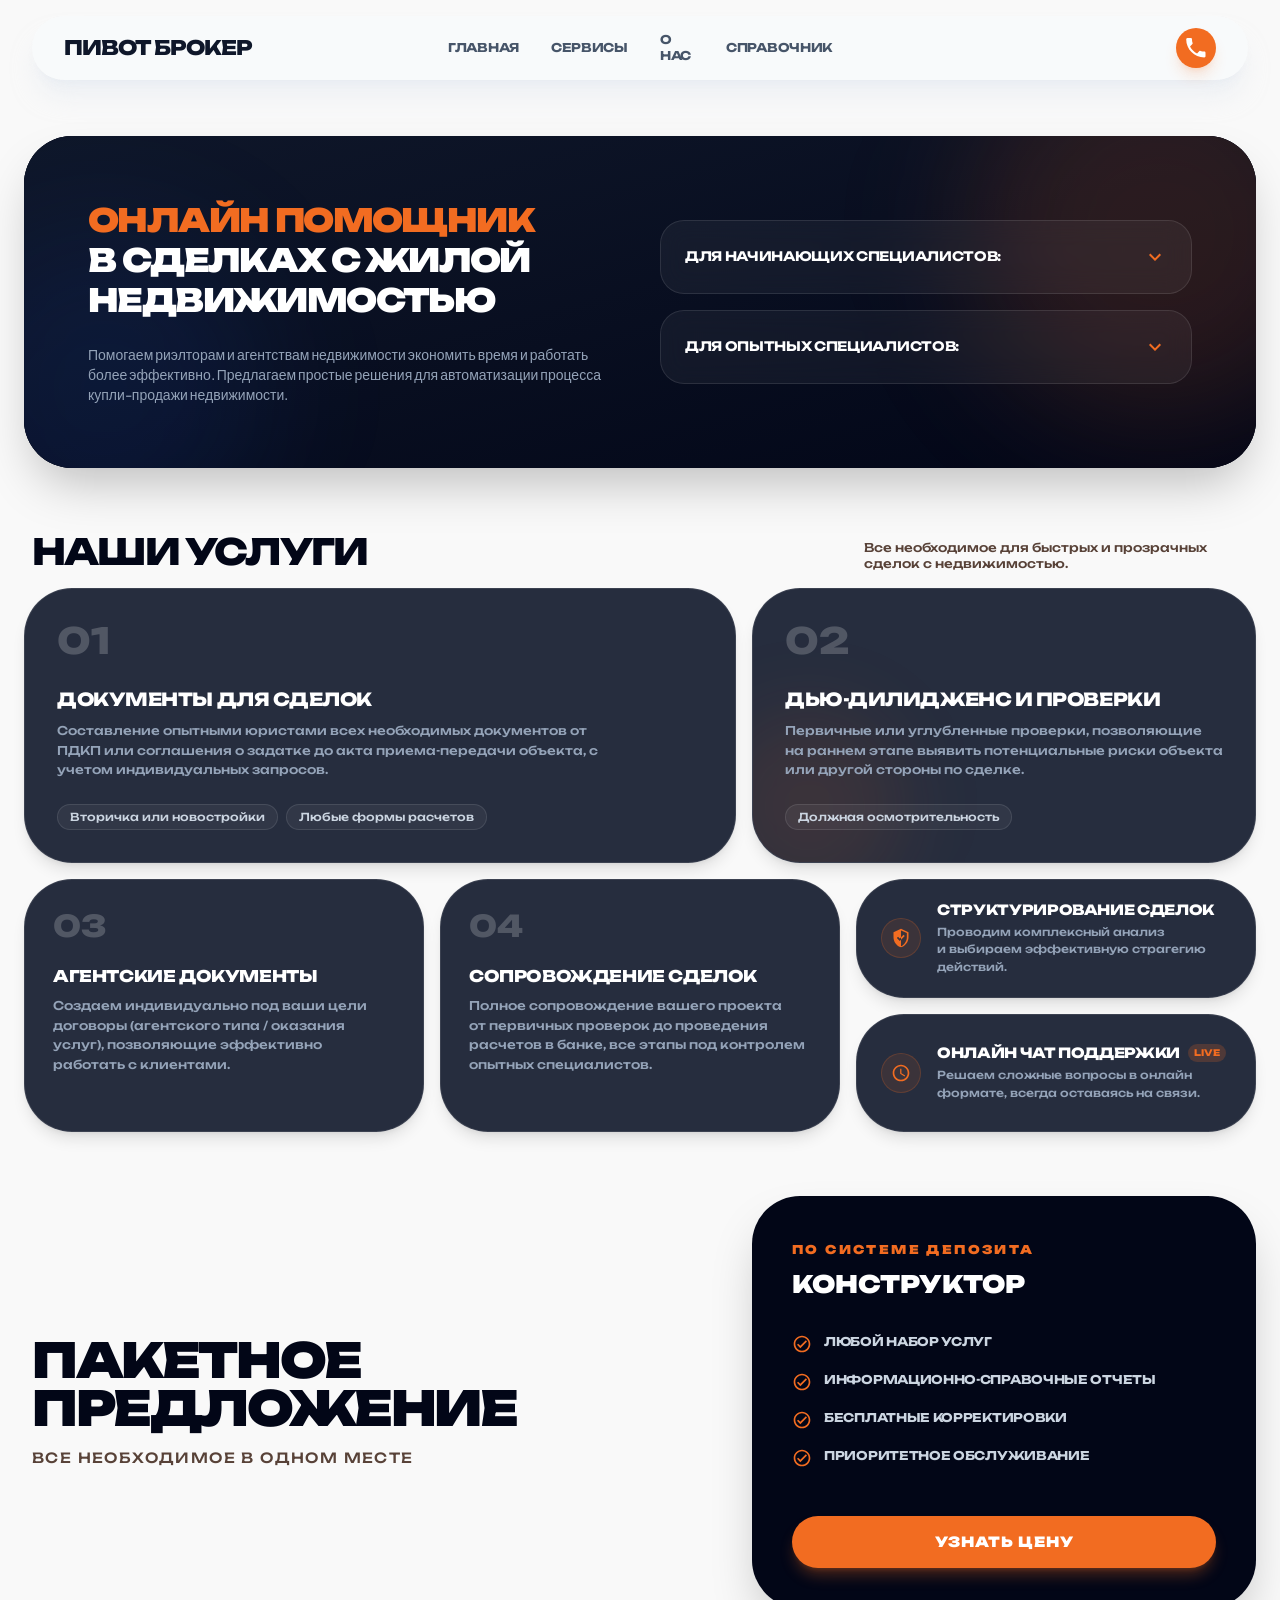
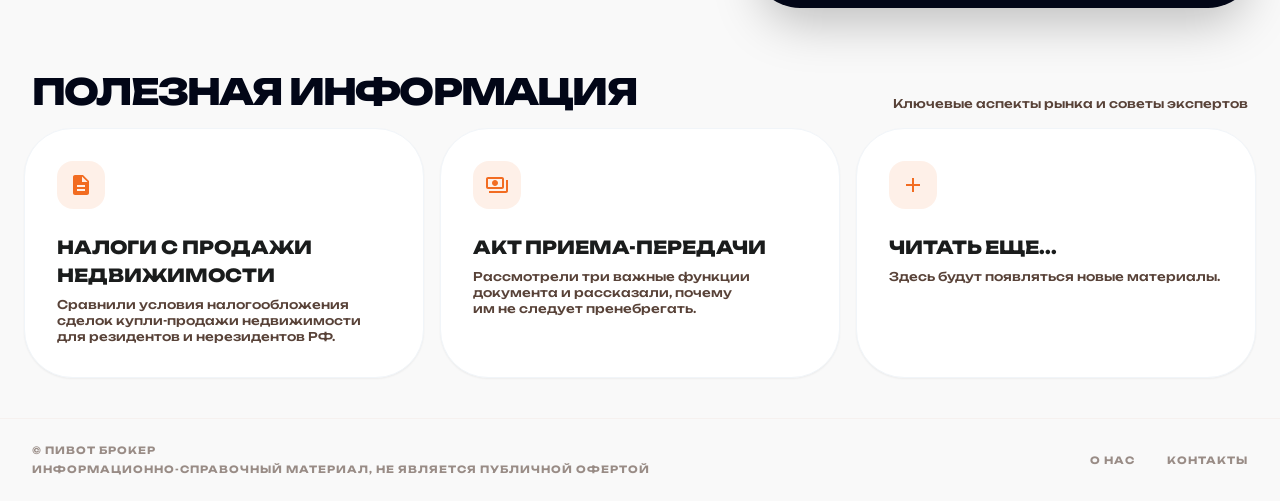
<file: index.html>
<!DOCTYPE html>
<html class="light scroll-smooth" lang="ru">
<head>
    <meta charset="utf-8">
    <meta content="width=device-width, initial-scale=1.0" name="viewport">
    
    <!-- SEO TAGS & OPEN GRAPH -->
    <title>Онлайн помощник в сделках с жилой недвижимостью | ПИВОТ БРОКЕР</title>
    <meta name="description" content="Профессиональные решения для риэлторов и агентств недвижимости по проведению сделок с недвижимостью.">
    <meta name="keywords" content="сделки с недвижимостью, помощь риэлторам, организация сделок купли-продажи, документы для недвижимости, услуги агентствам недвижимости">
    
    <!-- Canonical Link -->
    <link rel="canonical" href="https://pivot.broker/">
        
    <!-- FAVICON -->
    <link rel="icon" type="image/png" href="favicon.png">
        
    <!-- Open Graph / Social Media -->
    <meta property="og:type" content="website">
    <meta property="og:url" content="https://pivot.broker/">
    <meta property="og:title" content="Онлайн помощник в сделках с жилой недвижимостью | ПИВОТ БРОКЕР">
    <meta property="og:description" content="Профессиональные решения для риэлторов и агентств недвижимости по проведению сделок с недвижимостью.">
    
  <!-- HOMEPAGE SCHEMA -->
<script type="application/ld+json">
{
  "@context": "https://schema.org",
  "@type": "WebSite",
  "name": "ПИВОТ БРОКЕР",
  "url": "https://pivot.broker/",
  "description": "Профессиональные решения для риэлторов и агентств недвижимости по проведению сделок с недвижимостью.",
  "publisher": {
    "@type": "Organization",
    "name": "ПИВОТ БРОКЕР",
    "url": "https://pivot.broker/"
  }
}
</script>
        
    <!-- Fast Font Loading -->
    <link rel="preconnect" href="https://fonts.googleapis.com">
    <link rel="preconnect" href="https://fonts.gstatic.com" crossorigin>
    
    <link href="https://fonts.googleapis.com/css2?family=Unbounded:wght@200..900&display=swap" rel="stylesheet">
    <link href="https://fonts.googleapis.com/css2?family=Plus+Jakarta+Sans:wght@200..800&display=swap" rel="stylesheet">
    
    <link rel="stylesheet" href="style.css">
    
    <style>
        body {
            font-family: 'Unbounded', sans-serif !important;
        }
        .section-radius {
            border-radius: 3rem !important;
        }

        /* FAQ Dropdown Logic */
        .faq-accordion[open] .faq-chevron {
            transform: rotate(180deg);
        }
        .faq-accordion summary::-webkit-details-marker {
            display: none;
        }
        
        /* Mobile Menu */
        #mobile-menu {
            transition: transform 0.3s ease-in-out;
            transform: translateY(-110%);
        }
        #mobile-menu.active {
            transform: translateY(0);
        }
    </style>
</head>
<body class="bg-background text-on-background font-body selection:bg-primary/20 selection:text-primary overflow-x-hidden flex flex-col min-h-screen">

    <!-- NAVIGATION BAR -->
    <div class="block md:hidden mobile-view h-[70px]">
        <nav class="fixed top-2 left-0 right-0 z-[100] flex justify-between items-center px-5 py-3 max-w-7xl bg-white/90 dark:bg-slate-900/90 backdrop-blur-lg rounded-full shadow-lg mx-auto w-[92%]">
            <a href="/" class="text-[16px] sm:text-xl font-extrabold tracking-tighter text-slate-900 dark:text-slate-50 font-display hover:text-primary transition-colors duration-300">ПИВОТ БРОКЕР</a>
            <div class="hidden md:flex items-center gap-8">
                <a class="text-slate-600 font-bold hover:text-primary font-display tracking-tight !text-[10px]" href="/">ГЛАВНАЯ</a>
                <a class="text-slate-600 font-bold hover:text-primary font-display tracking-tight !text-[10px]" href="/#features-advantages">СЕРВИСЫ</a>
                <a class="text-slate-600 font-bold hover:text-primary font-display tracking-tight !text-[10px]" href="/about">О НАС</a>
                <a class="text-slate-600 font-bold hover:text-primary font-display tracking-tight !text-[10px]" href="/#handbook">СПРАВОЧНИК</a>
            </div>
            <div class="flex items-center gap-1 sm:gap-2 h-full">
                <a aria-label="Call us" class="text-slate-600 font-bold hover:text-primary font-display tracking-tight !text-[10px] flex items-center" href="javascript:void(0)" onclick="openModal()">
                    <svg xmlns="http://www.w3.org/2000/svg" viewBox="0 0 24 24" class="fill-current !text-[24px] text-primary w-[1em] h-[1em]" aria-hidden="true"><path d="M20 15.5c-1.2 0-2.4-.2-3.6-.6-.3-.1-.7 0-1 .2l-2.2 2.2c-2.8-1.4-5.1-3.8-6.6-6.6l2.2-2.2c.3-.3.4-.7.2-1-.4-1.2-.6-2.4-.6-3.6 0-.6-.5-1.1-1.1-1.1H4.1C3.5 2.9 3 3.4 3 4c0 9.4 7.6 17 17 17 .6 0 1.1-.5 1.1-1.1v-3.3c0-.6-.5-1.1-1.1-1.1z"/></svg>
                </a>
                <button class="flex md:hidden p-2 text-slate-900" id="burger-btn" onclick="toggleMenu()">
                    <svg xmlns="http://www.w3.org/2000/svg" viewBox="0 0 24 24" class="fill-current !text-[28px] w-[1em] h-[1em]" aria-hidden="true"><path d="M3 18h18v-2H3v2zm0-5h18v-2H3v2zm0-7v2h18V6H3z"/></svg>
                </button>
            </div>
        </nav>
        
        <div class="fixed inset-0 z-[90] bg-white flex flex-col pt-24 px-8 md:hidden transition-transform duration-300 translate-y-[-100%]" id="mobile-menu">
            <div class="flex flex-col gap-6">
                <a class="text-xl font-display font-bold text-slate-900 hover:text-primary" href="/" onclick="closeMobileNav()">ГЛАВНАЯ</a>
                <a class="text-xl font-display font-bold text-slate-900 hover:text-primary" href="/#features-advantages" onclick="closeMobileNav()">СЕРВИСЫ</a>
                <a class="text-xl font-display font-bold text-slate-900 hover:text-primary" href="/about" onclick="closeMobileNav()">О НАС</a>
                <a class="text-xl font-display font-bold text-slate-900 hover:text-primary" href="/#handbook" onclick="closeMobileNav()">СПРАВОЧНИК</a>
                <hr class="border-slate-100">
            </div>
            <button class="absolute top-6 right-6 p-2 text-slate-900 hover:text-primary" onclick="toggleMenu()">
                <svg xmlns="http://www.w3.org/2000/svg" viewBox="0 0 24 24" class="fill-current !text-[32px] w-[1em] h-[1em]" aria-hidden="true"><path d="M19 6.41L17.59 5 12 10.59 6.41 5 5 6.41 10.59 12 5 17.59 6.41 19 12 13.41 17.59 19 19 17.59 13.41 12z"/></svg>
            </button>
        </div>
    </div>

    <div class="hidden md:block desktop-view h-[88px]">
        <nav class="fixed top-4 left-0 right-0 z-50 flex justify-between items-center px-8 py-3 w-[95%] max-w-7xl mx-auto bg-slate-50/80 dark:bg-slate-900/80 backdrop-blur-lg rounded-full shadow-xl shadow-slate-200/50 dark:shadow-none no-border">
            <a href="/" class="text-xl font-extrabold tracking-tighter text-slate-900 dark:text-slate-50 font-display flex-1 hover:text-primary transition-colors duration-300">ПИВОТ БРОКЕР</a>
            <div class="hidden md:flex items-center gap-8 flex-1 justify-center">
                <a class="text-slate-600 dark:text-slate-400 hover:text-primary dark:hover:text-orange-300 font-display text-xs tracking-tight hover:scale-105 transition-transform duration-300 ease-out font-bold" href="/">ГЛАВНАЯ</a>
                <a class="text-slate-600 dark:text-slate-400 hover:text-primary dark:hover:text-orange-300 font-display text-xs tracking-tight hover:scale-105 transition-transform duration-300 ease-out font-bold" href="/#features-advantages">СЕРВИСЫ</a>
                <a class="text-slate-600 dark:text-slate-400 hover:text-primary dark:hover:text-orange-300 font-display text-xs tracking-tight hover:scale-105 transition-transform duration-300 ease-out font-bold" href="/about">О НАС</a>
                <a class="text-slate-600 dark:text-slate-400 hover:text-primary dark:hover:text-orange-300 font-display text-xs tracking-tight hover:scale-105 transition-transform duration-300 ease-out font-bold" href="/#handbook">СПРАВОЧНИК</a>
            </div>
            <div class="flex items-center gap-4 flex-1 justify-end">
                <button class="hidden lg:flex items-center gap-2 bg-primary text-on-primary rounded-full font-display font-bold text-[10px] hover:scale-105 active:scale-95 transition-all duration-300 shadow-lg shadow-primary/20 w-10 h-10 justify-center" onclick="openModal()">
                    <svg xmlns="http://www.w3.org/2000/svg" viewBox="0 0 24 24" class="fill-current text-base w-[1.6em] h-[1.6em]" aria-hidden="true"><path d="M20 15.5c-1.2 0-2.4-.2-3.6-.6-.3-.1-.7 0-1 .2l-2.2 2.2c-2.8-1.4-5.1-3.8-6.6-6.6l2.2-2.2c.3-.3.4-.7.2-1-.4-1.2-.6-2.4-.6-3.6 0-.6-.5-1.1-1.1-1.1H4.1C3.5 2.9 3 3.4 3 4c0 9.4 7.6 17 17 17 .6 0 1.1-.5 1.1-1.1v-3.3c0-.6-.5-1.1-1.1-1.1z"/></svg>
                </button>
            </div>
        </nav>
    </div>

    <!-- ========================================== -->
    <!--         MAIN CONTENT        -->
    <!-- ========================================== -->
    <main class="w-full max-w-7xl mx-auto px-4 md:px-6 mt-8 md:mt-12 flex-grow mb-10 space-y-12 md:space-y-16">
        
        <!-- Hero Section -->
        <section class="relative overflow-hidden rounded-[48px] md:section-radius bg-slate-950 text-white shadow-2xl flex flex-col" id="about-us">
            
            <!-- Solid Dark Background with subtle gradient & ambient glows -->
            <div class="absolute inset-0 z-0 bg-slate-950">
                <div class="absolute inset-0 bg-gradient-to-br from-slate-900 to-slate-950"></div>
            </div>
            <div class="absolute -right-24 -top-24 w-96 h-96 bg-primary/15 rounded-full blur-3xl pointer-events-none z-0"></div>
            <div class="absolute -left-20 -bottom-20 w-80 h-80 bg-blue-600/10 rounded-full blur-3xl pointer-events-none z-0"></div>
            
            <div class="relative z-10 w-full px-6 md:px-8 lg:px-16 pt-12 lg:pt-16 pb-12 lg:pb-16 mx-auto max-w-7xl">
                <div class="grid grid-cols-1 lg:grid-cols-12 gap-8 lg:gap-10 items-center">
                    
                    <!-- LEFT COLUMN (Text) -->
                    <div class="lg:col-span-6 flex flex-col w-full text-center lg:text-left justify-center">
                        <h1 class="text-xl md:text-2xl lg:text-[28px] xl:text-[32px] font-display font-black tracking-tighter leading-[1.15] lg:leading-tight uppercase">
                            <span class="text-primary block">ОНЛАЙН ПОМОЩНИК</span>
                            <span class="text-white block">В СДЕЛКАХ С ЖИЛОЙ НЕДВИЖИМОСТЬЮ</span>
                        </h1>
                        <p class="text-slate-400 font-medium text-[11px] md:text-sm mt-4 lg:mt-6 leading-relaxed font-brand max-w-xl mx-auto lg:mx-0">
                            Помогаем риэлторам и агентствам недвижимости экономить время и работать более эффективно. Предлагаем простые решения для автоматизации процесса купли-продажи недвижимости.
                        </p>
                    </div>
        
                    <!-- RIGHT COLUMN (Accordions) -->
                    <div class="lg:col-span-6 flex flex-col gap-4 w-full mt-6 lg:mt-0 justify-center">
                        <!-- Dropdown 1 -->
                        <details class="faq-accordion bg-white/5 backdrop-blur-md border border-white/10 rounded-3xl overflow-hidden transition-all duration-300 lg:hover:bg-white/[0.08] w-full">
                            <summary class="flex items-center justify-between p-5 lg:p-6 cursor-pointer list-none select-none">
                                <span class="text-white font-display font-bold text-[11px] lg:text-[13px] tracking-tight uppercase leading-snug">
                                    ДЛЯ НАЧИНАЮЩИХ СПЕЦИАЛИСТОВ:
                                </span>
                                <!-- Inline SVG: expand_more -->
                                <svg xmlns="http://www.w3.org/2000/svg" viewBox="0 0 24 24" class="w-[1em] h-[1em] fill-current text-primary text-2xl transition-transform duration-300 faq-chevron ml-2 shrink-0" aria-hidden="true"><path d="M16.59 8.59 12 13.17 7.41 8.59 6 10l6 6 6-6z"/></svg>
                            </summary>
                            <div class="pb-5 px-5 lg:px-6">
                                <ul class="space-y-3 lg:space-y-4 border-t border-white/10 pt-4">
                                    <li class="flex items-start gap-3 text-slate-300 text-[11px] lg:text-[12px] leading-snug"><span class="text-primary font-bold">•</span>защита получения комиссии</li>
                                    <li class="flex items-start gap-3 text-slate-300 text-[11px] lg:text-[12px] leading-snug"><span class="text-primary font-bold">•</span>уверенность перед клиентом</li>
                                    <li class="flex items-start gap-3 text-slate-300 text-[11px] lg:text-[12px] leading-snug"><span class="text-primary font-bold">•</span>старт без ошибок</li>
                                    <li class="flex items-start gap-3 text-slate-300 text-[11px] lg:text-[12px] leading-snug"><span class="text-primary font-bold">•</span>экономия бюджета</li>
                                </ul>
                            </div>
                        </details>
                        
                        <!-- Dropdown 2 -->
                        <details class="faq-accordion bg-white/5 backdrop-blur-md border border-white/10 rounded-3xl overflow-hidden transition-all duration-300 lg:hover:bg-white/[0.08] w-full">
                            <summary class="flex items-center justify-between p-5 lg:p-6 cursor-pointer list-none select-none">
                                <span class="text-white font-display font-bold text-[11px] lg:text-[13px] tracking-tight uppercase leading-snug">
                                    ДЛЯ ОПЫТНЫХ СПЕЦИАЛИСТОВ:
                                </span>
                                <!-- Inline SVG: expand_more -->
                                <svg xmlns="http://www.w3.org/2000/svg" viewBox="0 0 24 24" class="w-[1em] h-[1em] fill-current text-primary text-2xl transition-transform duration-300 faq-chevron ml-2 shrink-0" aria-hidden="true"><path d="M16.59 8.59 12 13.17 7.41 8.59 6 10l6 6 6-6z"/></svg>
                            </summary>
                            <div class="pb-5 px-5 lg:px-6">
                                <ul class="space-y-3 lg:space-y-4 border-t border-white/10 pt-4">
                                    <li class="flex items-start gap-3 text-slate-300 text-[11px] lg:text-[12px] leading-snug"><span class="text-primary font-bold">•</span>делегирование рутины, освободите время для показов и переговоров</li>
                                    <li class="flex items-start gap-3 text-slate-300 text-[11px] lg:text-[12px] leading-snug"><span class="text-primary font-bold">•</span>выгоднее, чем разовое привлечение специалистов на аутсорсинге</li>
                                    <li class="flex items-start gap-3 text-slate-300 text-[11px] lg:text-[12px] leading-snug"><span class="text-primary font-bold">•</span>информационно-справочные отчеты для клиентов</li>
                                    <li class="flex items-start gap-3 text-slate-300 text-[11px] lg:text-[12px] leading-snug"><span class="text-primary font-bold">•</span>дистанционно и оперативно</li>
                                </ul>
                            </div>
                        </details>
                    </div>
                    
                </div>
            </div>
        </section>
        
        <!-- Features & Advantages Section -->
        <section class="space-y-4 scroll-mt-24 px-0" id="features-advantages">
            <div class="space-y-4">
                <div class="flex flex-col md:flex-row md:items-end justify-between gap-2 md:gap-4 px-2">
                    <div class="space-y-2">
                        <h2 class="text-xl md:text-4xl font-display font-extrabold tracking-tighter uppercase text-slate-950 dark:text-white">НАШИ УСЛУГИ</h2>
                    </div>
                    <p class="text-xs text-on-surface-variant font-medium max-w-sm">Все необходимое для быстрых и прозрачных сделок с недвижимостью.</p>
                </div>
                <div class="grid grid-cols-1 md:grid-cols-12 gap-4 font-body">
                    
                    <!-- Card 1: Documents sales and purchase (Has Hover & Link) -->
                    <a href="/service-documents-sale" class="md:col-span-7 relative overflow-hidden bg-slate-900/90 border border-white/10 section-radius p-8 flex flex-col justify-start shadow-lg group hover:border-primary/40 hover:bg-slate-950 transition-all duration-500 cursor-pointer">
                        <div class="relative z-10">
                            <div class="flex items-center justify-start mb-6"><span class="text-white/20 font-display font-extrabold text-4xl group-hover:text-primary/40 transition-colors">01</span></div>
                            <h3 class="text-base md:text-lg font-display font-extrabold text-white uppercase tracking-tight mb-2 group-hover:text-primary transition-colors">Документы для сделок</h3>
                            <p class="text-xs text-slate-400 font-medium leading-relaxed max-w-xl">Составление опытными юристами всех необходимых документов от ПДКП или соглашения о задатке до акта приема-передачи объекта, с учетом индивидуальных запросов.</p>
                        </div>
                        <!-- Tags & Hover Details -->
                        <div class="relative z-10 mt-6 flex justify-between items-center w-full">
                            <div class="flex flex-wrap items-center gap-2">
                                <span class="px-3 py-1 rounded-full bg-white/5 border border-white/10 text-[11px] text-slate-300 font-medium group-hover:border-primary/30 transition-colors">Вторичка или новостройки</span>
                                <span class="px-3 py-1 rounded-full bg-white/5 border border-white/10 text-[11px] text-slate-300 font-medium group-hover:border-primary/30 transition-colors">Любые формы расчетов</span>
                            </div>
                            <div class="flex items-center gap-1.5 text-primary text-[10px] md:text-xs font-bold tracking-widest uppercase opacity-0 group-hover:opacity-100 transition-all duration-300 translate-x-[-10px] group-hover:translate-x-0 hidden md:flex">
                                ПОДРОБНЕЕ 
                                <svg xmlns="http://www.w3.org/2000/svg" viewBox="0 0 24 24" class="fill-current w-[1.2em] h-[1.2em]" aria-hidden="true"><path d="M12 4l-1.41 1.41L16.17 11H4v2h12.17l-5.58 5.59L12 20l8-8z"/></svg>
                            </div>
                        </div>
                    </a>

                    <!-- Card 2: KYC AML (Has Hover & Link) -->
                    <a href="/service-kyc-check" class="md:col-span-5 relative overflow-hidden bg-slate-900/90 border border-white/10 section-radius p-8 flex flex-col justify-start shadow-lg group hover:border-primary/40 hover:bg-slate-950 transition-all duration-500 cursor-pointer">
                        <div class="absolute -left-10 -bottom-10 w-48 h-48 bg-primary/10 rounded-full blur-2xl pointer-events-none"></div>
                        <div class="relative z-10">
                            <div class="flex items-center justify-start mb-6"><span class="text-white/20 font-display font-extrabold text-4xl group-hover:text-primary/40 transition-colors">02</span></div>
                            <h3 class="text-base md:text-lg font-display font-extrabold text-white uppercase tracking-tight mb-2 group-hover:text-primary transition-colors">Дью-дилидженс и&nbsp;проверки</h3>
                            <p class="text-xs text-slate-400 font-medium leading-relaxed">Первичные или углубленные проверки, позволяющие на&nbsp;раннем этапе выявить потенциальные риски объекта или другой стороны по сделке.</p>
                        </div>
                        <!-- Tags & Hover Details -->
                        <div class="relative z-10 mt-6 flex justify-between items-center w-full">
                            <div class="flex flex-wrap items-center gap-2">
                                <span class="px-3 py-1 rounded-full bg-white/5 border border-white/10 text-[11px] text-slate-300 font-medium group-hover:border-primary/30 transition-colors">Должная осмотрительность</span>
                            </div>
                            <div class="flex items-center gap-1.5 text-primary text-[10px] md:text-xs font-bold tracking-widest uppercase opacity-0 group-hover:opacity-100 transition-all duration-300 translate-x-[-10px] group-hover:translate-x-0 hidden md:flex">
                                ПОДРОБНЕЕ 
                                <svg xmlns="http://www.w3.org/2000/svg" viewBox="0 0 24 24" class="fill-current w-[1.2em] h-[1.2em]" aria-hidden="true"><path d="M12 4l-1.41 1.41L16.17 11H4v2h12.17l-5.58 5.59L12 20l8-8z"/></svg>
                            </div>
                        </div>
                    </a>

                    <!-- Card 3: Documents for agents (Static) -->
                    <div class="md:col-span-4 relative overflow-hidden bg-slate-900/90 border border-white/10 section-radius p-7 flex flex-col justify-between shadow-lg transition-all duration-500">
                        <div>
                            <div class="flex items-center justify-start mb-5">
                                <span class="text-white/20 font-display font-extrabold text-3xl">03</span>
                            </div>
                            <h3 class="text-base font-display font-extrabold text-white uppercase tracking-tight mb-2">Агентские документы</h3>
                            <p class="text-xs text-slate-400 font-medium leading-relaxed">Создаем индивидуально под ваши цели договоры (агентского типа / оказания услуг), позволяющие эффективно работать с&nbsp;клиентами.</p>
                        </div>
                    </div>

                    <!-- Card 4: Power of Attorney (Static) -->
                    <div class="md:col-span-4 relative overflow-hidden bg-slate-900/90 border border-white/10 section-radius p-7 flex flex-col justify-between shadow-lg transition-all duration-500">
                        <div>
                            <div class="flex items-center justify-start mb-5">
                                <span class="text-white/20 font-display font-extrabold text-3xl">04</span>
                            </div>
                            <h3 class="text-base font-display font-extrabold text-white uppercase tracking-tight mb-2">Сопровождение сделок</h3>
                            <p class="text-xs text-slate-400 font-medium leading-relaxed">Полное сопровождение вашего проекта от&nbsp;первичных проверок до проведения расчетов в банке, все этапы под&nbsp;контролем опытных специалистов.</p>
                        </div>
                    </div>

                    <!-- Card 5 & 6 (Stacked, Static) -->
                    <div class="md:col-span-4 flex flex-col gap-4">
                        <!-- Card 5: Banking Advisory -->
                        <div class="flex-1 relative overflow-hidden bg-slate-900/90 border border-white/10 section-radius p-6 flex flex-col justify-center shadow-lg transition-all duration-500">
                            <div class="flex items-center gap-4">
                                <div class="w-10 h-10 shrink-0 rounded-xl bg-primary/10 border border-primary/20 flex items-center justify-center text-primary transition-all duration-300">
                                    <!-- Inline SVG: verified_user -->
                                    <svg xmlns="http://www.w3.org/2000/svg" viewBox="0 0 24 24" class="w-[1em] h-[1em] fill-current text-xl" aria-hidden="true"><path d="M12 1L3 5v6c0 5.55 3.84 10.74 9 12 5.16-1.26 9-6.45 9-12V5l-9-4zm0 19.93V2.94l7 3.11v4.95c0 4.54-2.8 8.85-7 10.93zM16.5 9.5l-6 6-3.5-3.5 1.41-1.41L10.5 12.67l4.59-4.58z"/></svg>
                                </div>
                                <div>
                                    <h3 class="text-sm font-display font-extrabold text-white uppercase tracking-tight mb-1">Структурирование сделок</h3>
                                    <p class="text-[11px] text-slate-400 font-medium leading-relaxed">Проводим комплексный анализ и&nbsp;выбираем эффективную страгегию действий.</p>
                                </div>
                            </div>
                        </div>
                        
                        <!-- Card 6: Direct Chat -->
                        <div class="flex-1 relative overflow-hidden bg-slate-900/90 border border-white/10 section-radius p-6 flex flex-col justify-center shadow-lg transition-all duration-500">
                            <div class="flex items-center gap-4">
                                <div class="w-10 h-10 shrink-0 rounded-xl bg-primary/10 border border-primary/20 flex items-center justify-center text-primary transition-all duration-300">
                                    <!-- Inline SVG: schedule -->
                                    <svg xmlns="http://www.w3.org/2000/svg" viewBox="0 0 24 24" class="w-[1em] h-[1em] fill-current text-xl" aria-hidden="true"><path d="M11.99 2C6.47 2 2 6.48 2 12s4.47 10 9.99 10C17.52 22 22 17.52 22 12S17.52 2 11.99 2zM12 20c-4.42 0-8-3.58-8-8s3.58-8 8-8 8 3.58 8 8-3.58 8-8 8zm.5-13H11v6l5.25 3.15.75-1.23-4.5-2.67z"/></svg>
                                </div>
                                <div>
                                    <div class="flex items-center gap-2 mb-1">
                                        <h3 class="text-sm font-display font-extrabold text-white uppercase tracking-tight">Онлайн чат поддержки</h3>
                                        <span class="px-1.5 py-0.5 rounded bg-primary/20 text-primary text-[9px] font-extrabold uppercase">LIVE</span>
                                    </div>
                                    <p class="text-[11px] text-slate-400 font-medium leading-relaxed">Решаем сложные вопросы в онлайн формате, всегда оставаясь на связи.</p>
                                </div>
                            </div>
                        </div>
                    </div>
                </div>
            </div>
        </section>
        
        <!-- Pricing Section -->
        <section class="scroll-mt-24 px-0" id="pricing-tiers">
            <div class="grid grid-cols-1 md:grid-cols-12 gap-6 md:gap-4 font-body">
                
                <div class="md:col-span-7 flex flex-col justify-center px-2">
                    <h2 class="text-2xl md:text-4xl lg:text-5xl font-display font-black tracking-tighter uppercase text-slate-950 dark:text-white">
                        ПАКЕТНОЕ ПРЕДЛОЖЕНИЕ
                    </h2>
                    <p class="text-xs lg:text-sm text-on-surface-variant font-display font-medium mt-2 md:mt-4 max-w-sm uppercase tracking-widest">
                        все необходимое в одном месте
                    </p>
                </div>

                <div class="md:col-span-5 bg-slate-950 section-radius p-8 md:p-10 flex flex-col h-full shadow-2xl transition-all duration-500 relative group">
                    <div class="mb-6 md:mb-8">
                        <span class="text-primary font-black text-[10px] md:text-xs tracking-[0.2em] uppercase">По системе депозита</span>
                        <div class="text-xl md:text-2xl font-display font-black mt-1 md:mt-2 uppercase text-white">Конструктор</div>
                    </div>
                    <ul class="space-y-4 mb-8 md:mb-12 flex-1">
                        <li class="flex items-start gap-3 text-slate-300 text-[10px] md:text-xs font-bold uppercase tracking-tight">
                            <svg xmlns="http://www.w3.org/2000/svg" viewBox="0 0 24 24" class="w-[1em] h-[1em] fill-current text-primary text-xl shrink-0 mt-0.5" aria-hidden="true"><path d="M12 2C6.48 2 2 6.48 2 12s4.48 10 10 10 10-4.48 10-10S17.52 2 12 2zm0 18c-4.41 0-8-3.59-8-8s3.59-8 8-8 8 3.59 8 8-3.59 8-8 8zm4.59-12.42L10 14.17l-2.59-2.58L6 13l4 4 8-8z"/></svg>
                            <span class="leading-relaxed">любой набор услуг</span>
                        </li>
                        <li class="flex items-start gap-3 text-slate-300 text-[10px] md:text-xs font-bold uppercase tracking-tight">
                            <svg xmlns="http://www.w3.org/2000/svg" viewBox="0 0 24 24" class="w-[1em] h-[1em] fill-current text-primary text-xl shrink-0 mt-0.5" aria-hidden="true"><path d="M12 2C6.48 2 2 6.48 2 12s4.48 10 10 10 10-4.48 10-10S17.52 2 12 2zm0 18c-4.41 0-8-3.59-8-8s3.59-8 8-8 8 3.59 8 8-3.59 8-8 8zm4.59-12.42L10 14.17l-2.59-2.58L6 13l4 4 8-8z"/></svg>
                            <span class="leading-relaxed">информационно-справочные отчеты</span>
                        </li>
                        <li class="flex items-start gap-3 text-slate-300 text-[10px] md:text-xs font-bold uppercase tracking-tight">
                            <svg xmlns="http://www.w3.org/2000/svg" viewBox="0 0 24 24" class="w-[1em] h-[1em] fill-current text-primary text-xl shrink-0 mt-0.5" aria-hidden="true"><path d="M12 2C6.48 2 2 6.48 2 12s4.48 10 10 10 10-4.48 10-10S17.52 2 12 2zm0 18c-4.41 0-8-3.59-8-8s3.59-8 8-8 8 3.59 8 8-3.59 8-8 8zm4.59-12.42L10 14.17l-2.59-2.58L6 13l4 4 8-8z"/></svg>
                            <span class="leading-relaxed">бесплатные корректировки</span>
                        </li>
                        <li class="flex items-start gap-3 text-slate-300 text-[10px] md:text-xs font-bold uppercase tracking-tight">
                            <svg xmlns="http://www.w3.org/2000/svg" viewBox="0 0 24 24" class="w-[1em] h-[1em] fill-current text-primary text-xl shrink-0 mt-0.5" aria-hidden="true"><path d="M12 2C6.48 2 2 6.48 2 12s4.48 10 10 10 10-4.48 10-10S17.52 2 12 2zm0 18c-4.41 0-8-3.59-8-8s3.59-8 8-8 8 3.59 8 8-3.59 8-8 8zm4.59-12.42L10 14.17l-2.59-2.58L6 13l4 4 8-8z"/></svg>
                            <span class="leading-relaxed">приоритетное обслуживание</span>
                        </li>
                    </ul>
                    <button class="w-full py-4 bg-primary text-white rounded-full font-display font-bold text-[10px] uppercase tracking-widest hover:scale-105 active:scale-95 shadow-lg shadow-primary/30 transition-all duration-300" onclick="openModal()">
    <span class="text-xs md:text-sm font-black">Узнать цену</span>
					</button>
                </div>

            </div>
        </section>

        <!-- Knowledge Hub Section -->
        <section class="relative z-10 scroll-mt-24 px-0" id="handbook">
            <div class="flex flex-col md:flex-row md:items-end justify-between gap-2 md:gap-4 px-2 mb-4">
                <div class="space-y-2">
                    <h2 class="text-xl md:text-4xl font-display font-extrabold tracking-tighter uppercase text-slate-950 dark:text-white">
                        ПОЛЕЗНАЯ ИНФОРМАЦИЯ
                    </h2>
                </div>
                <p class="text-xs text-on-surface-variant font-medium max-w-sm">
                    Ключевые аспекты рынка и советы экспертов
                </p>
            </div>
            
            <div class="grid grid-cols-1 md:grid-cols-3 gap-4 font-body">
                
                <!-- Card 1 -->
                <a class="group bg-white p-8 rounded-[3rem] border border-slate-100 shadow-sm hover:shadow-xl hover:border-primary/20 transition-all duration-300 flex flex-col cursor-pointer relative overflow-hidden" href="/article-sale-taxes">
                    <div class="mb-4 md:mb-6 w-10 h-10 md:w-12 h-12 bg-primary/10 rounded-full md:rounded-2xl flex items-center justify-center group-hover:bg-primary transition-colors duration-300">
                        <!-- Inline SVG: description -->
                        <svg xmlns="http://www.w3.org/2000/svg" viewBox="0 0 24 24" class="w-6 h-6 fill-current text-primary group-hover:text-white transition-colors duration-300" aria-hidden="true"><path d="M14 2H6c-1.1 0-1.99.9-1.99 2L4 20c0 1.1.89 2 1.99 2H18c1.1 0 2-.9 2-2V8l-6-6zm2 16H8v-2h8v2zm0-4H8v-2h8v2zm-3-5V3.5L18.5 9H13z"/></svg>
                    </div>
                    <h3 class="font-display font-extrabold text-[14px] md:text-lg mb-2 uppercase text-on-background group-hover:text-primary md:line-clamp-2 transition-colors duration-300">Налоги с продажи недвижимости</h3>
                    <p class="text-[9px] md:text-xs text-on-surface-variant font-display font-medium leading-relaxed uppercase tracking-widest md:tracking-normal md:normal-case">Сравнили условия налогообложения сделок купли-продажи недвижимости для&nbsp;резидентов и нерезидентов РФ.</p>
                    
                    <!-- Overlay ПОДРОБНЕЕ Badge (No card expansion/shift) -->
                    <div class="absolute bottom-8 right-6 flex items-center gap-1.5 bg-white border border-slate-100 shadow-lg py-1 px-3 rounded-full text-primary text-[10px] md:text-xs font-bold tracking-widest uppercase opacity-0 pointer-events-none group-hover:opacity-100 transition-all duration-300 translate-x-[-10px] group-hover:translate-x-0">
                        ПОДРОБНЕЕ 
                        <!-- Inline SVG: arrow_forward -->
                        <svg xmlns="http://www.w3.org/2000/svg" viewBox="0 0 24 24" class="w-[1.2em] h-[1.2em] fill-current" aria-hidden="true"><path d="M12 4l-1.41 1.41L16.17 11H4v2h12.17l-5.58 5.59L12 20l8-8z"/></svg>
                    </div>
                </a>
                
                <!-- Card 2 -->
                <a class="group bg-white p-8 rounded-[3rem] border border-slate-100 shadow-sm hover:shadow-xl hover:border-primary/20 transition-all duration-300 flex flex-col cursor-pointer relative overflow-hidden" href="/article-transfer-act">
                    <div class="mb-4 md:mb-6 w-10 h-10 md:w-12 h-12 bg-primary/10 rounded-full md:rounded-2xl flex items-center justify-center group-hover:bg-primary transition-colors duration-300">
                        <!-- Inline SVG: payments -->
                        <svg xmlns="http://www.w3.org/2000/svg" viewBox="0 0 24 24" class="w-6 h-6 fill-current text-primary group-hover:text-white transition-colors duration-300" aria-hidden="true"><path d="M19 14V6c0-1.1-.9-2-2-2H3c-1.1 0-2 .9-2 2v8c0 1.1.9 2 2 2h14c1.1 0 2-.9 2-2zm-2 0H3V6h14v8zm-7-7c-1.66 0-3 1.34-3 3s1.34 3 3 3 3-1.34 3-3-1.34-3-3-3zm13 0v11c0 1.1-.9 2-2 2H4v-2h17V7h2z"/></svg>
                    </div>
                    <h3 class="font-display font-extrabold text-[14px] md:text-lg mb-2 uppercase text-on-background group-hover:text-primary md:line-clamp-2 transition-colors duration-300">Акт приема-передачи</h3>
                    <p class="text-[9px] md:text-xs text-on-surface-variant font-display font-medium leading-relaxed uppercase tracking-widest md:tracking-normal md:normal-case">Рассмотрели три важные функции документа и рассказали, почему им&nbsp;не&nbsp;следует пренебрегать.</p>
                    
                    <!-- Overlay ПОДРОБНЕЕ Badge (No card expansion/shift) -->
                    <div class="absolute bottom-8 right-6 flex items-center gap-1.5 bg-white border border-slate-100 shadow-lg py-1 px-3 rounded-full text-primary text-[10px] md:text-xs font-bold tracking-widest uppercase opacity-0 pointer-events-none group-hover:opacity-100 transition-all duration-300 translate-x-[-10px] group-hover:translate-x-0">
                        ПОДРОБНЕЕ 
                        <!-- Inline SVG: arrow_forward -->
                        <svg xmlns="http://www.w3.org/2000/svg" viewBox="0 0 24 24" class="w-[1.2em] h-[1.2em] fill-current" aria-hidden="true"><path d="M12 4l-1.41 1.41L16.17 11H4v2h12.17l-5.58 5.59L12 20l8-8z"/></svg>
                    </div>
                </a>
                
                <!-- Card 3 -->
                <div class="bg-white p-8 rounded-[3rem] border border-slate-100 shadow-sm flex flex-col">
                    <div class="mb-4 md:mb-6 w-10 h-10 md:w-12 h-12 bg-primary/10 rounded-full md:rounded-2xl flex items-center justify-center">
                        <!-- Inline SVG: add -->
                        <svg xmlns="http://www.w3.org/2000/svg" viewBox="0 0 24 24" class="w-6 h-6 fill-current text-primary" aria-hidden="true"><path d="M19 13h-6v6h-2v-6H5v-2h6V5h2v6h6v2z"/></svg>
                    </div>
                    <h4 class="font-display font-extrabold text-[14px] md:text-lg mb-2 uppercase text-on-background md:line-clamp-2">Читать еще...</h4>
                    <p class="text-[9px] md:text-xs text-on-surface-variant font-display font-medium leading-relaxed uppercase tracking-widest md:tracking-normal md:normal-case">Здесь будут появляться новые материалы.</p>
                </div>
            </div>
        </section>
    </main>

    <!-- Unified Footer -->
    <footer class="w-full border-t border-slate-200 md:border-outline-variant/15 mt-auto bg-background-light md:bg-transparent">
        <div class="flex flex-col md:flex-row justify-between items-center px-6 md:px-8 py-8 md:py-6 w-full max-w-[1920px] mx-auto gap-4 md:gap-0">
            <div class="text-[9px] md:text-[10px] tracking-[0.2em] md:tracking-widest uppercase font-bold text-slate-400 md:text-on-surface-variant/60 font-display md:font-label text-center md:text-left">
                <span class="block">© ПИВОТ БРОКЕР</span>
                <span class="block mt-1"> ИНФОРМАЦИОННО-СПРАВОЧНЫЙ МАТЕРИАЛ, НЕ ЯВЛЯЕТСЯ ПУБЛИЧНОЙ ОФЕРТОЙ</span>
            </div>
            <div class="flex items-center gap-6 md:gap-8 mt-2 md:mt-0">
                <a class="text-[9px] md:text-[10px] tracking-[0.2em] md:tracking-widest uppercase font-bold text-slate-400 md:text-on-surface-variant/60 hover:text-primary transition-colors font-display md:font-label" href="/about">О НАС</a>
                <a class="text-[9px] md:text-[10px] tracking-[0.2em] md:tracking-widest uppercase font-bold text-slate-400 md:text-on-surface-variant/60 hover:text-primary transition-colors font-display md:font-label" href="javascript:void(0)" onclick="openModal()">КОНТАКТЫ</a>
            </div>
        </div>
    </footer>

    <!-- Unified Contact Modal -->
    <div class="fixed inset-0 z-[200] items-center justify-center p-4 hidden" id="contact-modal">
        <!-- Overlay -->
        <div class="absolute inset-0 bg-white/10 md:bg-slate-950/60 backdrop-blur-md" onclick="closeModal()"></div>
        
        <!-- Modal Card -->
        <div class="relative z-10 w-full max-w-sm md:max-w-[320px] bg-white/90 md:bg-slate-950 backdrop-blur-lg md:backdrop-blur-none text-slate-900 md:text-white p-8 md:p-6 rounded-[48px] md:rounded-[3rem] shadow-2xl border border-white/20 md:border-white/10 text-center">
            
            <button class="absolute top-4 right-4 text-slate-400 hover:text-primary md:hover:text-white transition-colors z-20" onclick="closeModal()">
                <!-- Inline SVG: close -->
                <svg xmlns="http://www.w3.org/2000/svg" viewBox="0 0 24 24" class="w-[1em] h-[1em] fill-current text-2xl" aria-hidden="true"><path d="M19 6.41L17.59 5 12 10.59 6.41 5 5 6.41 10.59 12 5 17.59 6.41 19 12 13.41 17.59 19 19 17.59 13.41 12z"/></svg>
            </button>
            
            <div class="space-y-6 md:space-y-8 mt-4">
                <div class="flex flex-col gap-4 w-full">
                    <a class="flex items-center justify-center gap-3 md:gap-4 p-4 md:py-4 bg-slate-900 md:bg-white/10 md:hover:bg-white/20 text-white rounded-full font-display font-bold text-xs md:text-sm uppercase tracking-widest shadow-lg md:shadow-none active:scale-95 md:active:scale-100 md:transition-all w-full" href="https://telegram.me/PIVOTBROKER" target="_blank" rel="noopener noreferrer">
                        <!-- Inline SVG: send -->
                        <svg xmlns="http://www.w3.org/2000/svg" viewBox="0 0 24 24" class="w-[1em] h-[1em] fill-current text-lg" aria-hidden="true"><path d="M2.01 21L23 12 2.01 3 2 10l15 2-15 2z"/></svg>
                        Telegram
                    </a>
                    <a class="flex items-center justify-center gap-3 md:gap-4 p-4 md:py-4 bg-primary text-white rounded-full font-display font-bold text-xs md:text-sm uppercase tracking-widest shadow-lg md:shadow-none active:scale-95 md:active:scale-100 md:hover:scale-105 md:transition-transform w-full" href="mailto:pivot@broker">
                        <!-- Inline SVG: mail -->
                        <svg xmlns="http://www.w3.org/2000/svg" viewBox="0 0 24 24" class="w-[1em] h-[1em] fill-current text-lg" aria-hidden="true"><path d="M22 6c0-1.1-.9-2-2-2H4c-1.1 0-2 .9-2 2v12c0 1.1.9 2 2 2h16c1.1 0 2-.9 2-2V6zm-2 0l-8 5-8-5h16zm0 12H4V8l8 5 8-5v10z"/></svg>
                        pivot@global
                    </a>
                </div>
            </div>
        </div>
    </div>

    <!-- JAVASCRIPT SECTION -->
    <script>

    // Single-open accordion logic for natively standard <details> elements
    document.querySelectorAll('.faq-accordion').forEach((el) => {
        el.addEventListener('toggle', (e) => {
            if (el.open) {
                document.querySelectorAll('.faq-accordion').forEach((other) => {
                    if (other !== el) other.removeAttribute('open');
                });
            }
        });
    });

    function toggleMenu() {
        const mobileMenu = document.getElementById('mobile-menu');
        if(mobileMenu) {
            mobileMenu.classList.toggle('active');
            document.body.classList.toggle('overflow-hidden');
        }
    }
    
    function closeMobileNav() {
        const mobileMenu = document.getElementById('mobile-menu');
        if(mobileMenu) {
            mobileMenu.classList.remove('active');
            document.body.classList.remove('overflow-hidden'); 
            setTimeout(scrollToHash, 100); 
        }
    }

    function scrollToHash() {
        if (!window.location.hash) return;
        
        let targetId = window.location.hash;
        
        if (targetId.includes('-mobile') || targetId.includes('-desktop')) {
            targetId = targetId.replace('-mobile', '').replace('-desktop', '');
            history.replaceState(null, null, targetId);
        }

        let targetElement = document.querySelector(targetId);
        if (targetElement) {
            targetElement.scrollIntoView({ behavior: 'smooth' });
        }
    }
    window.addEventListener('hashchange', scrollToHash);

    function openModal() {
        const modal = document.getElementById('contact-modal');
        if(modal) {
            modal.classList.remove('hidden');
            modal.classList.add('flex');
            document.body.classList.add('overflow-hidden');
        }
    }
    
    function closeModal() {
        const modal = document.getElementById('contact-modal');
        if(modal) {
            modal.classList.add('hidden');
            modal.classList.remove('flex');
            document.body.classList.remove('overflow-hidden');
        }
    }

    function openMobileModal() {
        openModal();
    }
    
    function openDesktopModal() {
        openModal();
    }

    // Netlify AJAX Form Submission with Checkmark Feedback
    const form = document.getElementById('consultation-form');
    
    if(form) {
        form.addEventListener('submit', function(e) {
            e.preventDefault(); // Stop the page from reloading
            
            const btn = document.getElementById('submit-btn');
            const btnText = document.getElementById('btn-text');
            const btnIcon = document.getElementById('btn-icon');
            
            // 1. Change button to loading state
            btn.disabled = true;
            btnText.innerText = "ОТПРАВЛЯЕМ...";
            btnIcon.classList.add('hidden');

            // 2. Package the data for Netlify
            const formData = new FormData(form);

            // 3. Send data quietly in the background
            fetch('/', {
                method: 'POST',
                headers: { "Content-Type": "application/x-www-form-urlencoded" },
                body: new URLSearchParams(formData).toString()
            })
            .then(() => {
                // 4. On Success: Hide form & header, Show Checkmark
                document.getElementById('form-header').style.opacity = '0';
                form.style.opacity = '0';
                
                setTimeout(() => {
                    form.style.visibility = 'hidden';
                    document.getElementById('form-header').style.visibility = 'hidden';
                    
                    const successMsg = document.getElementById('success-message');
                    successMsg.classList.remove('pointer-events-none');
                    successMsg.style.opacity = '1';
                }, 300);
            })
            .catch((error) => {
                // On Error: Revert button so they can try again
                alert('Ошибка соединения. Пожалуйста, попробуйте еще раз.');
                btn.disabled = false;
                btnText.innerText = "ОТПРАВИТЬ";
                btnIcon.classList.remove('hidden');
            });
        });
    }
    </script>
</body>
</html>
</file>
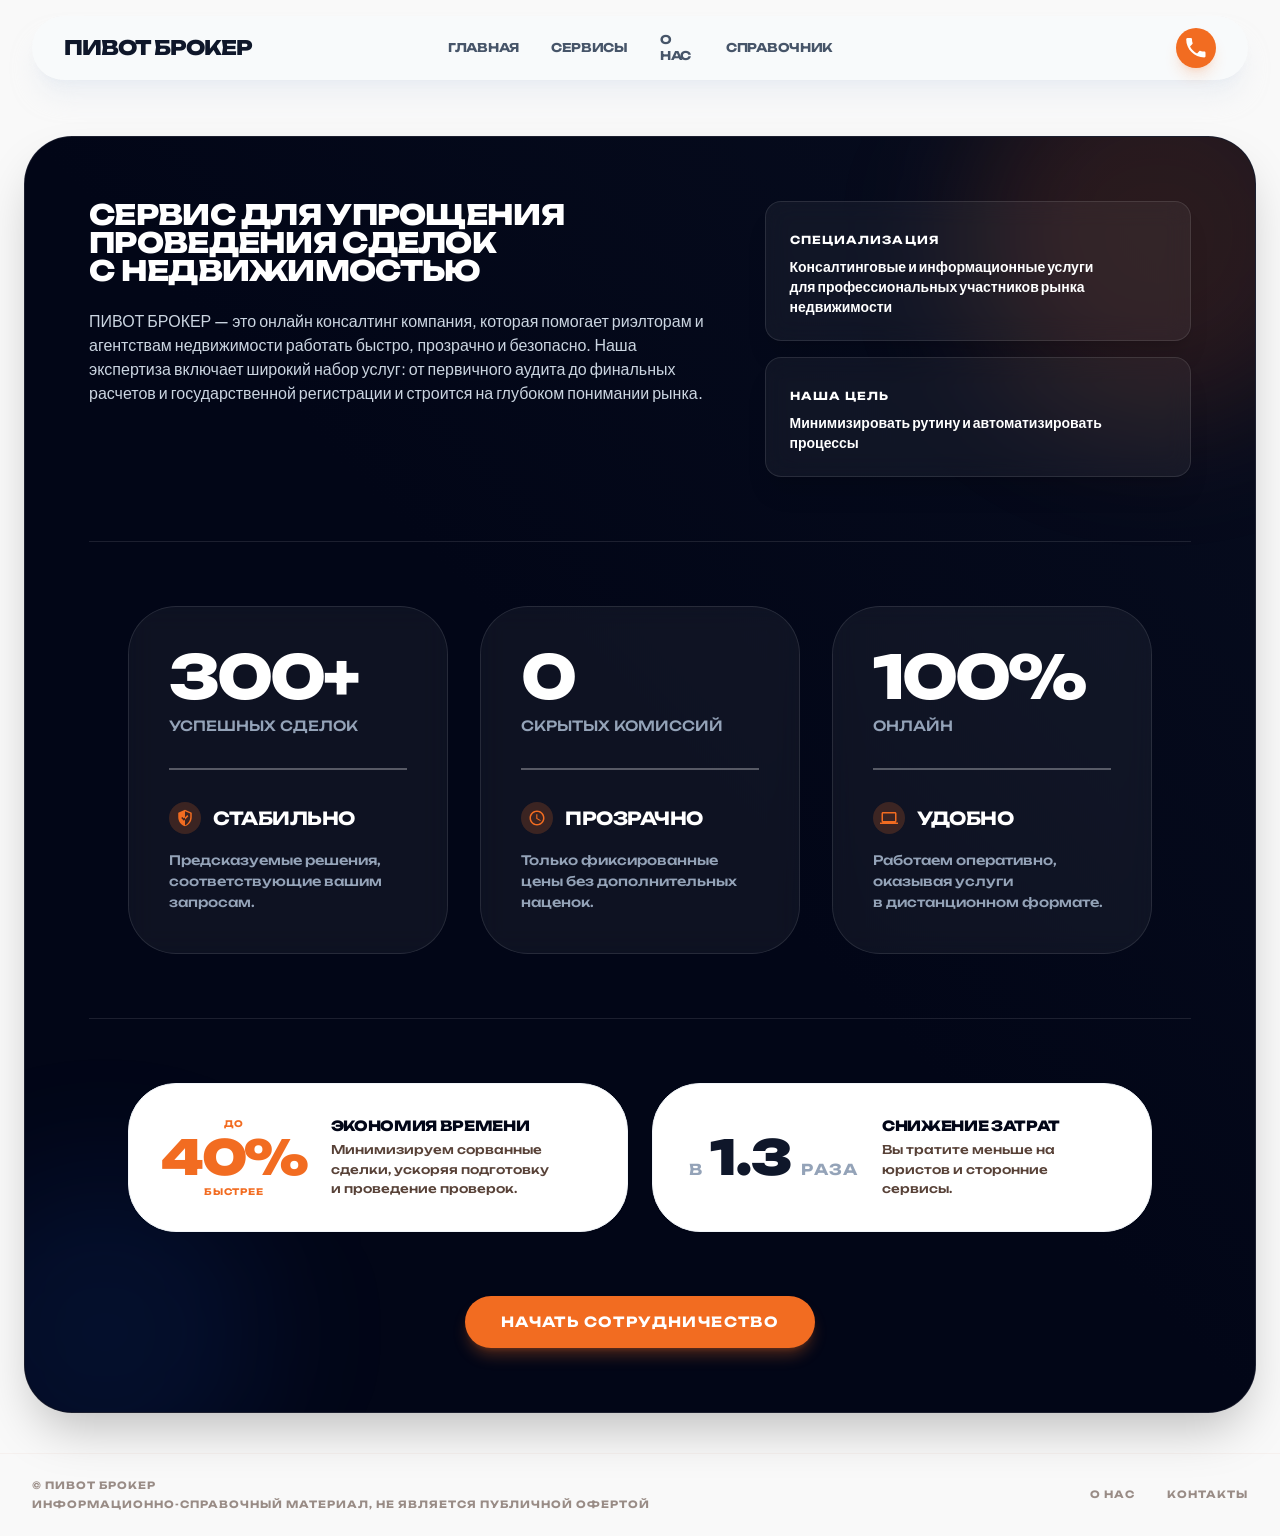
<file: about.html>
<!DOCTYPE html>
<html class="light scroll-smooth" lang="ru">
<head>
    <meta charset="utf-8">
    <meta content="width=device-width, initial-scale=1.0" name="viewport">
    
    <!-- SEO ТЕГИ & OPEN GRAPH -->
    <title>О нас | Помощник в сделках с недвижимостью | ПИВОТ БРОКЕР</title>
    <meta name="description" content="ПРЕДОСТАВЛЯЕМ ОНЛАЙН УСЛУГИ ДЛЯ АГЕНТСТВ НЕДВИЖИМОСТИ И РИЭЛТОРОВ ПО СОПРОВОЖДЕНИЮ СДЕЛОК С НЕДВИЖИМОСТЬЮ.">
    
    <!-- Canonical Link -->
    <link rel="canonical" href="https://pivot.broker/about">
    
    <!-- FAVICON --> 
    <link rel="icon" type="image/png" href="favicon.png">
        
    <!-- Open Graph / Social Media -->
    <meta property="og:type" content="website">
    <meta property="og:url" content="https://pivot.broker/about">
    <meta property="og:title" content="О нас | ПИВОТ БРОКЕР">
    <meta property="og:description" content="ПРЕДОСТАВЛЯЕМ ОНЛАЙН УСЛУГИ ДЛЯ АГЕНТСТВ НЕДВИЖИМОСТИ И РИЭЛТОРОВ ПО СОПРОВОЖДЕНИЮ СДЕЛОК С НЕДВИЖИМОСТЬЮ.">
    
    <!-- Fast Font Loading -->
    <link rel="preconnect" href="https://fonts.googleapis.com">
    <link rel="preconnect" href="https://fonts.gstatic.com" crossorigin>
    <link href="https://fonts.googleapis.com/css2?family=Unbounded:wght@200..900&display=swap" rel="stylesheet">
    <link href="https://fonts.googleapis.com/css2?family=Plus+Jakarta+Sans:wght@200..800&display=swap" rel="stylesheet">
    
    <link rel="stylesheet" href="style.css">
    
    <style>
        body {
            font-family: 'Unbounded', sans-serif !important;
        }
        .section-radius {
            border-radius: 3rem !important;
        }
        
        /* --- Mobile Menu Styles --- */
        #mobile-menu {
            transition: transform 0.3s ease-in-out;
            transform: translateY(-110%);
        }
        #mobile-menu.active {
            transform: translateY(0);
        }
    </style>

    <!-- ABOUT PAGE SCHEMA -->
    <script type="application/ld+json">
{
  "@context": "https://schema.org",
  "@type": "AboutPage",
  "url": "https://pivot.broker/about",
  "mainEntity": {
    "@type": "Organization",
    "name": "ПИВОТ БРОКЕР",
    "url": "https://pivot.broker",
    "description": "Предоставляем онлайн-услуги для агентств недвижимости и риэлторов по сопровождению сделок с недвижимостью."
  }
}
</script>

</head>
<body class="bg-background text-on-background font-body selection:bg-primary/20 selection:text-primary overflow-x-hidden flex flex-col min-h-screen">

    <!-- INSTANT LOADING NAVIGATION BAR -->
    <div class="block md:hidden mobile-view h-[70px]">
        <nav class="fixed top-2 left-0 right-0 z-[100] flex justify-between items-center px-5 py-3 max-w-7xl bg-white/90 dark:bg-slate-900/90 backdrop-blur-lg rounded-full shadow-lg mx-auto w-[92%]">
            <a href="/" class="text-[16px] sm:text-xl font-extrabold tracking-tighter text-slate-900 dark:text-slate-50 font-display hover:text-primary transition-colors duration-300">ПИВОТ БРОКЕР</a>
            <div class="hidden md:flex items-center gap-8">
                <a class="text-slate-600 font-bold hover:text-primary font-display tracking-tight !text-[10px]" href="/">ГЛАВНАЯ</a>
                <a class="text-slate-600 font-bold hover:text-primary font-display tracking-tight !text-[10px]" href="/#features-advantages">СЕРВИСЫ</a>
                <a class="text-slate-600 font-bold hover:text-primary font-display tracking-tight !text-[10px]" href="/about">О НАС</a>
                <a class="text-slate-600 font-bold hover:text-primary font-display tracking-tight !text-[10px]" href="/#handbook">СПРАВОЧНИК</a>
            </div>
            <div class="flex items-center gap-1 sm:gap-2 h-full">
                <a aria-label="Связаться с нами" class="text-slate-600 font-bold hover:text-primary font-display tracking-tight !text-[10px] flex items-center" href="javascript:void(0)" onclick="openModal()">
                    <svg xmlns="http://www.w3.org/2000/svg" viewBox="0 0 24 24" class="fill-current !text-[24px] text-primary w-[1em] h-[1em]" aria-hidden="true"><path d="M20 15.5c-1.2 0-2.4-.2-3.6-.6-.3-.1-.7 0-1 .2l-2.2 2.2c-2.8-1.4-5.1-3.8-6.6-6.6l2.2-2.2c.3-.3.4-.7.2-1-.4-1.2-.6-2.4-.6-3.6 0-.6-.5-1.1-1.1-1.1H4.1C3.5 2.9 3 3.4 3 4c0 9.4 7.6 17 17 17 .6 0 1.1-.5 1.1-1.1v-3.3c0-.6-.5-1.1-1.1-1.1z"/></svg>
                </a>
                <button class="flex md:hidden p-2 text-slate-900" id="burger-btn" onclick="toggleMenu()">
                    <svg xmlns="http://www.w3.org/2000/svg" viewBox="0 0 24 24" class="fill-current !text-[28px] w-[1em] h-[1em]" aria-hidden="true"><path d="M3 18h18v-2H3v2zm0-5h18v-2H3v2zm0-7v2h18V6H3z"/></svg>
                </button>
            </div>
        </nav>
        
        <div class="fixed inset-0 z-[90] bg-white flex flex-col pt-24 px-8 md:hidden transition-transform duration-300 translate-y-[-100%]" id="mobile-menu">
            <div class="flex flex-col gap-6">
                <a class="text-xl font-display font-bold text-slate-900 hover:text-primary" href="/" onclick="closeMobileNav()">ГЛАВНАЯ</a>
                <a class="text-xl font-display font-bold text-slate-900 hover:text-primary" href="/#features-advantages" onclick="closeMobileNav()">СЕРВИСЫ</a>
                <a class="text-xl font-display font-bold text-slate-900 hover:text-primary" href="/about" onclick="closeMobileNav()">О НАС</a>
                <a class="text-xl font-display font-bold text-slate-900 hover:text-primary" href="/#handbook" onclick="closeMobileNav()">СПРАВОЧНИК</a>
                <hr class="border-slate-100">
            </div>
            <button class="absolute top-6 right-6 p-2 text-slate-900 hover:text-primary" onclick="toggleMenu()">
                <svg xmlns="http://www.w3.org/2000/svg" viewBox="0 0 24 24" class="fill-current !text-[32px] w-[1em] h-[1em]" aria-hidden="true"><path d="M19 6.41L17.59 5 12 10.59 6.41 5 5 6.41 10.59 12 5 17.59 6.41 19 12 13.41 17.59 19 19 17.59 13.41 12z"/></svg>
            </button>
        </div>
    </div>

    <div class="hidden md:block desktop-view h-[88px]">
        <nav class="fixed top-4 left-0 right-0 z-50 flex justify-between items-center px-8 py-3 w-[95%] max-w-7xl mx-auto bg-slate-50/80 dark:bg-slate-900/80 backdrop-blur-lg rounded-full shadow-xl shadow-slate-200/50 dark:shadow-none no-border">
            <a href="/" class="text-xl font-extrabold tracking-tighter text-slate-900 dark:text-slate-50 font-display flex-1 hover:text-primary transition-colors duration-300">ПИВОТ БРОКЕР</a>
            <div class="hidden md:flex items-center gap-8 flex-1 justify-center">
                <a class="text-slate-600 dark:text-slate-400 hover:text-primary dark:hover:text-orange-300 font-display text-xs tracking-tight hover:scale-105 transition-transform duration-300 ease-out font-bold" href="/">ГЛАВНАЯ</a>
                <a class="text-slate-600 dark:text-slate-400 hover:text-primary dark:hover:text-orange-300 font-display text-xs tracking-tight hover:scale-105 transition-transform duration-300 ease-out font-bold" href="/#features-advantages">СЕРВИСЫ</a>
                <a class="text-slate-600 dark:text-slate-400 hover:text-primary dark:hover:text-orange-300 font-display text-xs tracking-tight hover:scale-105 transition-transform duration-300 ease-out font-bold" href="/about">О НАС</a>
                <a class="text-slate-600 dark:text-slate-400 hover:text-primary dark:hover:text-orange-300 font-display text-xs tracking-tight hover:scale-105 transition-transform duration-300 ease-out font-bold" href="/#handbook">СПРАВОЧНИК</a>
            </div>
            <div class="flex items-center gap-4 flex-1 justify-end">
                <button class="hidden lg:flex items-center gap-2 bg-primary text-on-primary rounded-full font-display font-bold text-[10px] hover:scale-105 active:scale-95 transition-all duration-300 shadow-lg shadow-primary/20 w-10 h-10 justify-center" onclick="openModal()">
                    <svg xmlns="http://www.w3.org/2000/svg" viewBox="0 0 24 24" class="fill-current text-base w-[1.6em] h-[1.6em]" aria-hidden="true"><path d="M20 15.5c-1.2 0-2.4-.2-3.6-.6-.3-.1-.7 0-1 .2l-2.2 2.2c-2.8-1.4-5.1-3.8-6.6-6.6l2.2-2.2c.3-.3.4-.7.2-1-.4-1.2-.6-2.4-.6-3.6 0-.6-.5-1.1-1.1-1.1H4.1C3.5 2.9 3 3.4 3 4c0 9.4 7.6 17 17 17 .6 0 1.1-.5 1.1-1.1v-3.3c0-.6-.5-1.1-1.1-1.1z"/></svg>
                </button>
            </div>
        </nav>
    </div>

    <main class="w-full max-w-7xl mx-auto px-4 md:px-6 mt-8 md:mt-12 flex-grow mb-10">
        
        <!-- Единая огромная черная секция, объединяющая Hero и Метрики -->
        <section class="relative overflow-hidden section-radius bg-slate-950 text-white px-6 md:px-8 lg:px-16 py-12 lg:py-16 shadow-2xl w-full border border-white/10">
            
            <!-- Background Images & Blurs -->
            <div class="absolute inset-0 z-0 overflow-hidden">
                <div class="absolute inset-0 bg-gradient-to-tr from-slate-950 via-slate-950/90 to-slate-900/40"></div>
            </div>
            <div class="absolute -right-24 -top-24 w-96 h-96 bg-primary/15 rounded-full blur-3xl pointer-events-none z-0"></div>
            <div class="absolute -left-20 -bottom-20 w-80 h-80 bg-blue-600/10 rounded-full blur-3xl pointer-events-none z-0"></div>
            
            <div class="relative z-10 md:max-w-6xl md:mx-auto md:px-0">
                
                <!-- ВЕРХНЯЯ ЧАСТЬ: Bridging International Capital -->
                <div class="grid grid-cols-1 lg:grid-cols-12 gap-10 lg:gap-14 items-start mb-12 lg:mb-16">
                  
                    <!-- Левая колонка -->
                    <div class="lg:col-span-7 text-left flex flex-col items-start">
                        <h1 class="font-display text-[17px] sm:text-xl lg:text-[28px] font-extrabold tracking-tight leading-[1.25] mb-6 text-white uppercase">
                            Сервис для упрощения проведения сделок с&nbsp;недвижимостью
                        </h1>
                        <div class="space-y-4 text-slate-300 text-sm sm:text-base leading-relaxed font-medium font-brand">
                            <h2>ПИВОТ БРОКЕР — это онлайн консалтинг компания, которая помогает риэлторам и агентствам недвижимости работать быстро, прозрачно и безопасно. Наша экспертиза включает широкий набор услуг: от первичного аудита до финальных расчетов и&nbsp;государственной регистрации и строится на&nbsp;глубоком понимании рынка.</h2>
                        </div>
                    </div>
                  
                    <!-- Правая колонка -->
                    <div class="lg:col-span-5 flex flex-col gap-4 font-brand mt-4 lg:mt-0">
                        
                        <div class="bg-white/5 border border-white/10 rounded-2xl p-5 md:p-6 backdrop-blur-md shadow-xl">
                            <div class="mb-1.5 text-left">
                                <span class="text-[11px] font-display font-bold uppercase tracking-widest text-white">Специализация</span>
                            </div>
                            <div class="text-xs sm:text-sm font-semibold text-white leading-snug text-left">Консалтинговые и информационные услуги для&nbsp;профессиональных участников рынка недвижимости</div>
                        </div>
                        
                        <div class="bg-white/5 border border-white/10 rounded-2xl p-5 md:p-6 backdrop-blur-md shadow-xl">
                            <div class="mb-1.5 text-left">
                                <span class="text-[11px] font-display font-bold uppercase tracking-widest text-white">Наша цель</span>
                            </div>
                            <div class="text-xs sm:text-sm font-semibold text-white leading-snug text-left">Минимизировать рутину и автоматизировать процессы</div>
                        </div>
                        
                    </div>
                </div>

                <!-- Верхний разделитель -->
                <div class="h-[1px] w-full bg-white/10 mb-12 lg:mb-16"></div>

                <!-- СРЕДНЯЯ ЧАСТЬ: Метрики -->
                <div class="grid grid-cols-1 md:grid-cols-3 gap-4 md:gap-6 lg:gap-8 font-body md:max-w-5xl mx-auto">
                    
                    <!-- Metric 1 -->
                    <div class="relative bg-white/5 backdrop-blur-md border border-white/10 p-5 md:p-10 rounded-xl md:rounded-[3rem] flex flex-col items-center md:items-start h-full text-center md:text-left">
                        <div class="mb-0 md:mb-8 w-full">
                            <div class="text-3xl md:text-5xl lg:text-6xl font-display font-extrabold mb-1 md:mb-2 tracking-tighter text-white">300+</div>
                            <div class="text-[10px] md:text-[14px] font-medium uppercase mb-4 md:mb-0 mt-0 md:mt-2 text-primary md:text-slate-400">Успешных сделок</div>
                        </div>
                        <div class="hidden md:block h-[2px] bg-white/30 w-full mb-8"></div>
                        <div class="w-full">
                            <div class="hidden md:flex items-center gap-3 mb-4">
                                <div class="w-8 h-8 rounded-xl bg-primary/20 flex items-center justify-center">
                                    <svg xmlns="http://www.w3.org/2000/svg" viewBox="0 0 24 24" class="fill-current text-primary w-[1em] h-[1em] text-lg" aria-hidden="true"><path d="M12 1L3 5v6c0 5.55 3.84 10.74 9 12 5.16-1.26 9-6.45 9-12V5l-9-4zm0 19.93V2.94l7 3.11v4.95c0 4.54-2.8 8.85-7 10.93zM16.5 9.5l-6 6-3.5-3.5 1.41-1.41L10.5 12.67l4.59-4.58z"/></svg>
                                </div>
                                <div class="text-lg font-display font-bold text-white tracking-tight uppercase">Стабильно</div>
                            </div>
                            <p class="text-slate-300 md:text-slate-400 leading-relaxed font-medium text-[11.22px] md:text-[13px]">Предсказуемые решения, соответствующие вашим запросам.</p>
                        </div>
                    </div>

                    <!-- Metric 2 -->
                    <div class="relative bg-white/5 backdrop-blur-md border border-white/10 p-5 md:p-10 rounded-xl md:rounded-[3rem] flex flex-col items-center md:items-start h-full text-center md:text-left">
                        <div class="mb-0 md:mb-8 w-full">
                            <div class="text-3xl md:text-5xl lg:text-6xl font-display font-extrabold mb-1 md:mb-2 tracking-tighter text-white">0</div>
                            <div class="text-[10px] md:text-[14px] font-medium uppercase mb-4 md:mb-0 mt-0 md:mt-2 text-primary md:text-slate-400">Скрытых комиссий</div>
                        </div>
                        <div class="hidden md:block h-[2px] bg-white/30 w-full mb-8"></div>
                        <div class="w-full">
                            <div class="hidden md:flex items-center gap-3 mb-4">
                                <div class="w-8 h-8 rounded-xl bg-primary/20 flex items-center justify-center">
                                    <svg xmlns="http://www.w3.org/2000/svg" viewBox="0 0 24 24" class="fill-current text-primary w-[1em] h-[1em] text-lg" aria-hidden="true"><path d="M11.99 2C6.47 2 2 6.48 2 12s4.47 10 9.99 10C17.52 22 22 17.52 22 12S17.52 2 11.99 2zM12 20c-4.42 0-8-3.58-8-8s3.58-8 8-8 8 3.58 8 8-3.58 8-8 8zm.5-13H11v6l5.25 3.15.75-1.23-4.5-2.67z"/></svg>
                                </div>
                                <div class="text-lg font-display font-bold text-white tracking-tight uppercase">Прозрачно</div>
                            </div>
                            <p class="text-[11.22px] md:text-[13px] text-slate-300 md:text-slate-400 leading-relaxed font-medium">Только фиксированные цены без&nbsp;дополнительных наценок.</p>
                        </div>
                    </div>

                    <!-- Metric 3 -->
                    <div class="relative bg-white/5 backdrop-blur-md border border-white/10 p-5 md:p-10 rounded-xl md:rounded-[3rem] flex flex-col items-center md:items-start h-full text-center md:text-left">
                        <div class="mb-0 md:mb-8 w-full">
                            <div class="text-3xl md:text-5xl lg:text-6xl font-display font-extrabold mb-1 md:mb-2 tracking-tighter text-white">100%</div>
                            <div class="text-[10px] md:text-[14px] font-medium uppercase mb-4 md:mb-0 mt-0 md:mt-2 text-primary md:text-slate-400">Онлайн</div>
                        </div>
                        <div class="hidden md:block h-[2px] bg-white/30 w-full mb-8"></div>
                        <div class="w-full">
                            <div class="hidden md:flex items-center gap-3 mb-4">
                                <div class="w-8 h-8 rounded-xl bg-primary/20 flex items-center justify-center">
                                    <svg xmlns="http://www.w3.org/2000/svg" viewBox="0 0 24 24" class="fill-current text-primary w-[1em] h-[1em] text-lg" aria-hidden="true"><path d="M20 18c1.1 0 2-.9 2-2V6c0-1.1-.9-2-2-2H4c-1.1 0-2 .9-2 2v10c0 1.1.9 2 2 2H0v2h24v-2h-4zM4 6h16v10H4V6z"/></svg>
                                </div>
                                <div class="text-lg font-display font-bold text-white tracking-tight uppercase">Удобно</div>
                            </div>
                            <p class="text-slate-300 md:text-slate-400 leading-relaxed font-medium text-[11.22px] md:text-[13px]">Работаем оперативно, оказывая услуги в&nbsp;дистанционном формате.</p>
                        </div>
                    </div>

                </div>

                <!-- НИЖНИЙ РАЗДЕЛИТЕЛЬ -->
                <div class="h-[1px] w-full bg-white/10 mt-12 lg:mt-16 mb-12 lg:mb-16"></div>

                <!-- НИЖНЯЯ ЧАСТЬ: 2 белые карточки -->
                <div class="grid grid-cols-1 md:grid-cols-2 gap-4 md:gap-6 font-body md:max-w-5xl mx-auto">
                    
                    <div class="bg-white border border-slate-100 section-radius p-6 md:p-8 shadow-sm flex flex-col md:flex-row items-center gap-3 md:gap-6 text-slate-900 text-center md:text-left">
                        <div class="flex flex-col items-center justify-center shrink-0">
                            <span class="text-[9px] font-display font-bold uppercase tracking-widest text-primary mb-0.5">до</span>
                            <span class="text-5xl font-display font-black text-primary tracking-tighter leading-none">40%</span>
                            <span class="text-[9px] font-display font-bold uppercase tracking-widest text-primary mt-1">быстрее</span>
                        </div>
                        <div class="flex flex-col items-center md:items-start w-full mt-1 md:mt-0">
                            <div class="text-sm font-display font-extrabold uppercase text-slate-950 tracking-tight">Экономия времени</div>
                            <p class="text-xs text-on-surface-variant font-medium mt-2 md:mt-1 leading-relaxed w-full">Минимизируем сорванные сделки, ускоряя подготовку и&nbsp;проведение проверок.</p>
                        </div>
                    </div>
                    
                    <div class="bg-white border border-slate-100 section-radius p-6 md:p-8 shadow-sm flex flex-col md:flex-row items-center gap-3 md:gap-6 text-slate-900 text-center md:text-left">
                        <div class="flex items-baseline justify-center gap-1.5 text-slate-900 font-display font-black tracking-tighter shrink-0">
                            <span class="text-[15px] uppercase tracking-widest text-slate-400 font-bold ml-1">в</span>
                            <span class="text-5xl">1.3</span>
                            <span class="text-[15px] uppercase tracking-widest text-slate-400 font-bold ml-1">раза</span>
                        </div>
                        <div class="flex flex-col items-center md:items-start w-full mt-1 md:mt-0">
                            <div class="text-sm font-display font-extrabold uppercase text-slate-950 tracking-tight">Снижение затрат</div>
                            <p class="text-xs text-on-surface-variant font-medium mt-2 md:mt-1 leading-relaxed w-full">Вы тратите меньше на юристов и&nbsp;сторонние сервисы.</p>
                        </div>
                    </div>
                </div>

                <div class="w-full flex justify-center items-center mt-12 lg:mt-16">
                    <button onclick="openModal()" class="inline-flex items-center justify-center gap-2 px-7 py-4 lg:px-9 lg:py-4 rounded-full bg-primary text-white font-display text-xs lg:text-sm font-bold uppercase tracking-widest hover:scale-105 active:scale-95 shadow-lg shadow-primary/30 transition-all duration-300">
    			<span>Начать сотрудничество</span>
					</button>
                </div>

            </div>
        </section>
    </main>
    
    <!-- ЕДИНЫЙ ФУТЕР -->
    <footer class="w-full border-t border-slate-200 md:border-outline-variant/15 mt-auto bg-background-light md:bg-transparent">
        <div class="flex flex-col md:flex-row justify-between items-center px-6 md:px-8 py-8 md:py-6 w-full max-w-[1920px] mx-auto gap-4 md:gap-0">
            <div class="text-[9px] md:text-[10px] tracking-[0.2em] md:tracking-widest uppercase font-bold text-slate-400 md:text-on-surface-variant/60 font-display md:font-label text-center md:text-left">
                <span class="block">© ПИВОТ БРОКЕР</span>
                <span class="block mt-1">ИНФОРМАЦИОННО-СПРАВОЧНЫЙ МАТЕРИАЛ, НЕ ЯВЛЯЕТСЯ ПУБЛИЧНОЙ ОФЕРТОЙ</span>
            </div>
            <div class="flex items-center gap-6 md:gap-8 mt-2 md:mt-0">
                <a class="text-[9px] md:text-[10px] tracking-[0.2em] md:tracking-widest uppercase font-bold text-slate-400 md:text-on-surface-variant/60 hover:text-primary transition-colors font-display md:font-label" href="/about">О НАС</a>
                <a class="text-[9px] md:text-[10px] tracking-[0.2em] md:tracking-widest uppercase font-bold text-slate-400 md:text-on-surface-variant/60 hover:text-primary transition-colors font-display md:font-label" href="javascript:void(0)" onclick="openModal()">КОНТАКТЫ</a>
            </div>
        </div>
    </footer>

    <!-- Mobile Contact Modal -->
    <div class="fixed inset-0 z-[200] items-center justify-center p-4 backdrop-blur-md bg-white/10 hidden" id="contact-modal-mobile">
        <div class="absolute inset-0" onclick="closeMobileModal()"></div>
        
        <div class="bg-white/90 backdrop-blur-lg p-8 rounded-[48px] shadow-2xl max-w-sm w-full text-center border border-white/20 relative z-10">
            <button class="absolute top-4 right-4 text-slate-400 hover:text-slate-900 transition-colors" onclick="closeMobileModal()">
                <svg xmlns="http://www.w3.org/2000/svg" viewBox="0 0 24 24" class="w-[1em] h-[1em] fill-current text-2xl" aria-hidden="true"><path d="M19 6.41L17.59 5 12 10.59 6.41 5 5 6.41 10.59 12 5 17.59 6.41 19 12 13.41 17.59 19 19 17.59 13.41 12z"/></svg>
            </button>
            <div class="space-y-6 mt-4">
                <a class="flex items-center justify-center gap-3 p-4 bg-slate-900 text-white rounded-full font-display font-bold text-xs uppercase tracking-widest shadow-lg active:scale-95 transition-transform" href="https://telegram.me/PIVOTBROKER" target="_blank" rel="noopener noreferrer">
                    <svg xmlns="http://www.w3.org/2000/svg" viewBox="0 0 24 24" class="w-[1em] h-[1em] fill-current text-lg" aria-hidden="true"><path d="M2.01 21L23 12 2.01 3 2 10l15 2-15 2z"/></svg> Telegram
                </a>
                <a class="flex items-center justify-center gap-3 p-4 bg-primary text-white rounded-full font-display font-bold text-xs uppercase tracking-widest shadow-lg active:scale-95 transition-transform" href="mailto:pivot@broker">
                    <svg xmlns="http://www.w3.org/2000/svg" viewBox="0 0 24 24" class="w-[1em] h-[1em] fill-current text-lg" aria-hidden="true"><path d="M22 6c0-1.1-.9-2-2-2H4c-1.1 0-2 .9-2 2v12c0 1.1.9 2 2 2h16c1.1 0 2-.9 2-2V6zm-2 0l-8 5-8-5h16zm0 12H4V8l8 5 8-5v10z"/></svg> pivot@broker
                </a>
            </div>
        </div>
    </div>

    <!-- Desktop Contact Modal -->
    <div class="fixed inset-0 z-[200] flex items-center justify-center p-4 hidden" id="contact-modal-desktop">
        <div class="absolute inset-0 bg-slate-950/60 backdrop-blur-md" onclick="closeDesktopModal()"></div>
        
        <div class="relative bg-slate-950 text-white rounded-[3rem] w-full shadow-2xl border border-white/10 z-10 max-w-[320px] p-6">
            <button class="absolute top-4 right-4 text-slate-400 hover:text-white transition-colors z-20" onclick="closeDesktopModal()">
                <svg xmlns="http://www.w3.org/2000/svg" viewBox="0 0 24 24" class="w-[1em] h-[1em] fill-current text-2xl" aria-hidden="true"><path d="M19 6.41L17.59 5 12 10.59 6.41 5 5 6.41 10.59 12 5 17.59 6.41 19 12 13.41 17.59 19 19 17.59 13.41 12z"/></svg>
            </button>
            <div class="text-center space-y-8 mt-4">
                <div class="flex flex-col gap-4 w-full">
                    <a class="flex items-center justify-center gap-4 bg-white/10 hover:bg-white/20 text-white py-4 rounded-full font-display font-bold text-sm transition-all w-full uppercase tracking-widest" href="https://telegram.me/PIVOTBROKER" target="_blank" rel="noopener noreferrer">
                        <svg xmlns="http://www.w3.org/2000/svg" viewBox="0 0 24 24" class="w-[1em] h-[1em] fill-current text-lg" aria-hidden="true"><path d="M2.01 21L23 12 2.01 3 2 10l15 2-15 2z"/></svg> TELEGRAM
                    </a>
                    <a class="flex items-center justify-center gap-4 bg-primary text-white py-4 rounded-full font-display font-bold text-sm hover:scale-105 transition-transform w-full uppercase tracking-widest" href="mailto:pivot@broker">
                        <svg xmlns="http://www.w3.org/2000/svg" viewBox="0 0 24 24" class="w-[1em] h-[1em] fill-current text-lg" aria-hidden="true"><path d="M22 6c0-1.1-.9-2-2-2H4c-1.1 0-2 .9-2 2v12c0 1.1.9 2 2 2h16c1.1 0 2-.9 2-2V6zm-2 0l-8 5-8-5h16zm0 12H4V8l8 5 8-5v10z"/></svg> pivot@broker
                    </a>
                </div>
            </div>
        </div>
    </div>

    <!-- JAVASCRIPT -->
    <script>
    function toggleMenu() {
        const mobileMenu = document.getElementById('mobile-menu');
        if(mobileMenu) {
            mobileMenu.classList.toggle('active');
            document.body.classList.toggle('overflow-hidden');
        }
    }

    function closeMobileNav() {
        const mobileMenu = document.getElementById('mobile-menu');
        if(mobileMenu) {
            mobileMenu.classList.remove('active');
            document.body.classList.remove('overflow-hidden'); 
        }
    }

    function openMobileModal() {
        const modal = document.getElementById('contact-modal-mobile');
        if(modal) {
            modal.classList.remove('hidden');
            modal.classList.add('flex');
            document.body.classList.add('overflow-hidden');
        }
    }

    function closeMobileModal() {
        const modal = document.getElementById('contact-modal-mobile');
        if(modal) {
            modal.classList.add('hidden');
            modal.classList.remove('flex');
            document.body.classList.remove('overflow-hidden');
        }
    }

    document.getElementById('contact-modal-mobile')?.addEventListener('click', function(e) {
        if (e.target === this) closeMobileModal();
    });

    function openDesktopModal() {
        const modal = document.getElementById('contact-modal-desktop');
        if(modal) {
            modal.classList.remove('hidden');
            modal.classList.add('flex');
            document.body.classList.add('overflow-hidden');
        }
    }

    function closeDesktopModal() {
        const modal = document.getElementById('contact-modal-desktop');
        if(modal) {
            modal.classList.add('hidden');
            modal.classList.remove('flex');
            document.body.classList.remove('overflow-hidden');
        }
    }

    function openModal() {
        window.innerWidth < 768 ? openMobileModal() : openDesktopModal();
    }
    
    function closeModal() {
        closeMobileModal();
        closeDesktopModal();
    }
    </script>
</body>
</html>
</file>
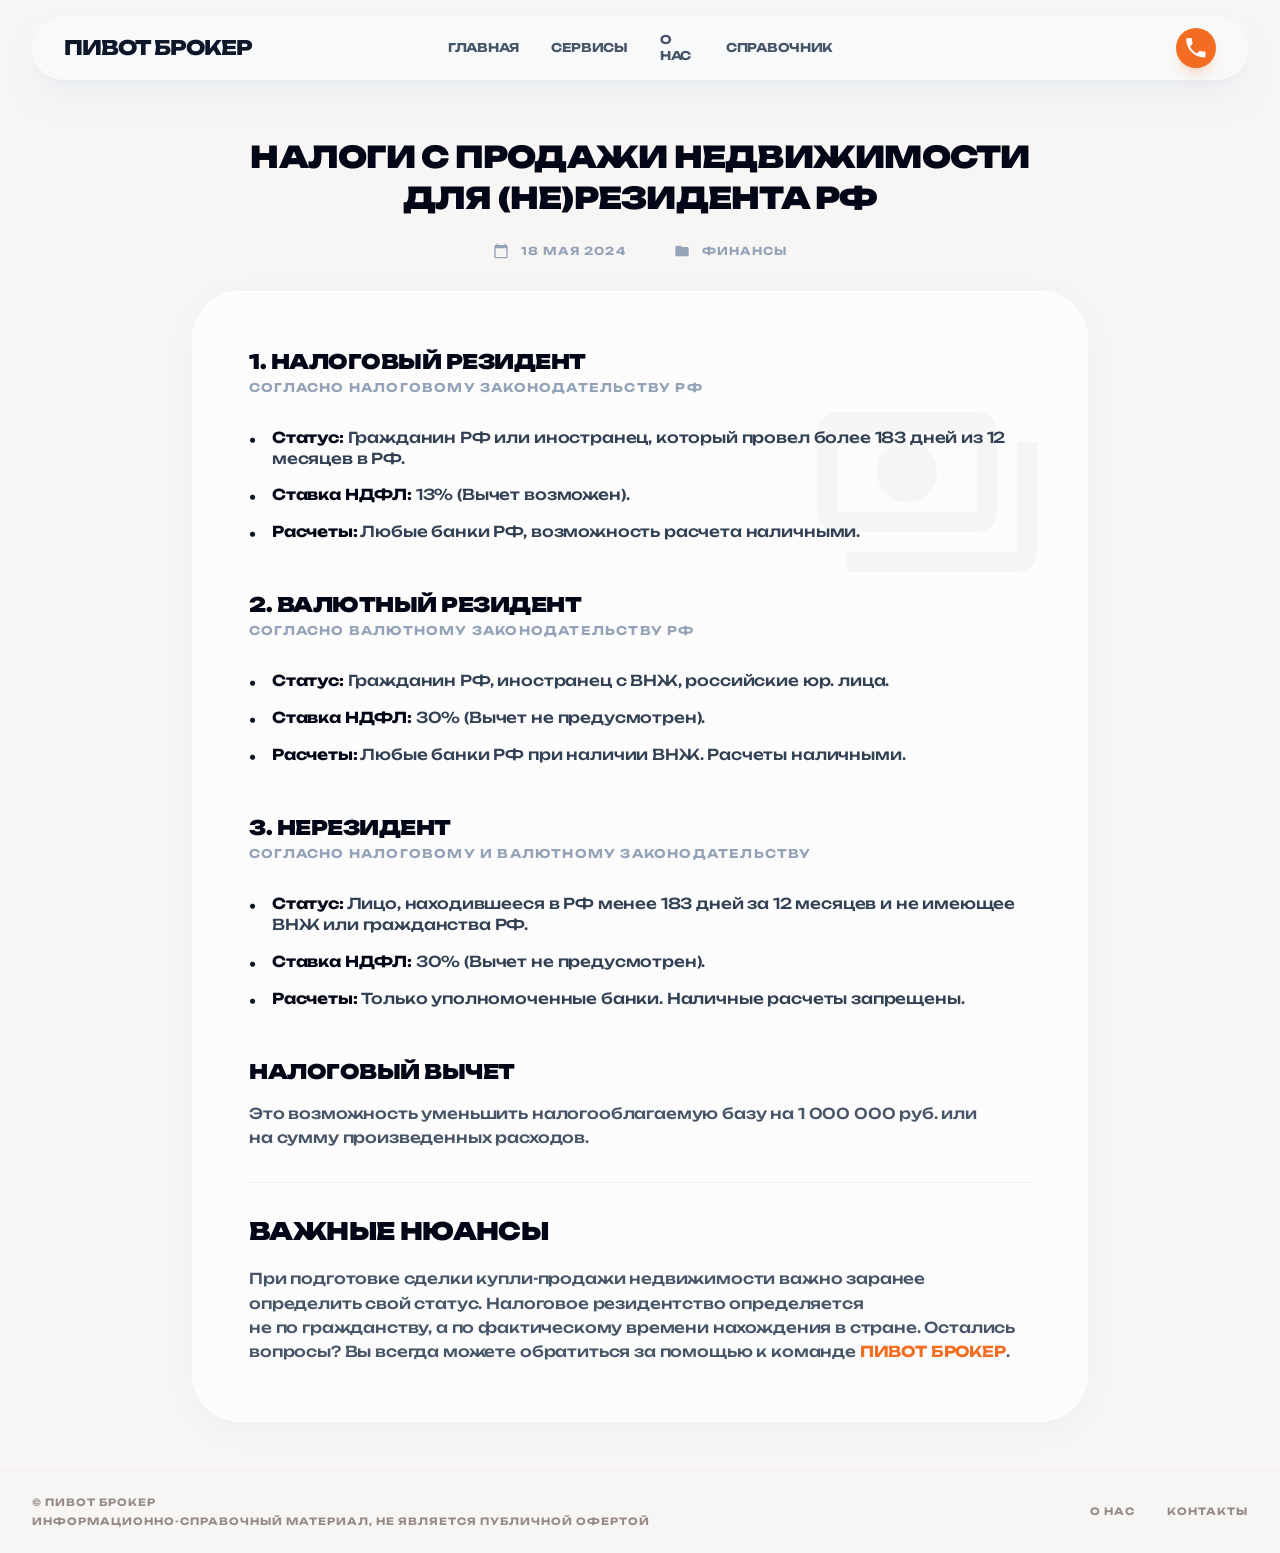
<file: article-sale-taxes.html>
<!DOCTYPE html>
<html class="light scroll-smooth" lang="ru">
<head>
    <meta charset="utf-8">
    <meta content="width=device-width, initial-scale=1.0" name="viewport">
    
    <!-- SEO ТЕГИ & OPEN GRAPH -->
    <title>Налоги с продажи недвижимости: Резиденты и Нерезиденты РФ | ПИВОТ БРОКЕР</title>
    <meta name="description" content="Сравнение условий налогообложения сделок купли-продажи недвижимости для резидентов и нерезидентов РФ.">
    <meta name="keywords" content="налог с продажи недвижимости, налоговый резидент РФ, нерезидент РФ недвижимость, НДФЛ при продаже квартиры, налог на недвижимость">
    
    <!-- Canonical Link -->
    <link rel="canonical" href="https://pivot.broker/article-sale-taxes">
    
    <!-- FAVICON -->
    <link rel="icon" type="image/png" href="favicon.png">
        
    <!-- Open Graph / Social Media -->
    <meta property="og:type" content="article">
    <meta property="og:url" content="https://pivot.broker/article-sale-taxes">
    <meta property="og:title" content="Налоги с продажи недвижимости: Резиденты и Нерезиденты РФ | ПИВОТ БРОКЕР">
    <meta property="og:description" content="Сравнение условий налогообложения сделок купли-продажи недвижимости для резидентов и нерезидентов РФ.">
    <meta property="article:published_time" content="2024-05-18T08:00:00+00:00">
    
    <!-- Fast Font Loading (Icons removed for speed, using inline SVGs) -->
    <link rel="preconnect" href="https://fonts.googleapis.com">
    <link rel="preconnect" href="https://fonts.gstatic.com" crossorigin>
    <link href="https://fonts.googleapis.com/css2?family=Unbounded:wght@200..900&family=Manrope:wght@200..800&display=swap" rel="stylesheet">
    
    <link rel="stylesheet" href="style.css">
    
    <style>
        body {
            font-family: 'Unbounded', sans-serif;
            letter-spacing: -0.01em;
            -webkit-font-smoothing: antialiased;
        }
        .glass-card {
            background: rgba(255, 255, 255, 0.7);
            backdrop-filter: blur(20px);
            -webkit-backdrop-filter: blur(20px);
            border: 1px solid rgba(255, 255, 255, 0.8);
            box-shadow: 0 8px 32px 0 rgba(31, 38, 135, 0.04);
        }
        /* Mobile specific menu transition */
        #mobile-menu {
            transition: transform 0.3s ease-in-out;
            transform: translateY(-110%);
        }
        #mobile-menu.active {
            transform: translateY(0);
        }
    </style>

    <!-- ARTICLE SCHEMA -->
    <script type="application/ld+json">
    {
      "@context": "https://schema.org",
      "@type": "Article",
      "headline": "Налоги с продажи недвижимости для (не)резидента РФ",
      "description": "Сравнение условий налогообложения сделок купли-продажи недвижимости для резидентов и нерезидентов РФ.",
      "datePublished": "2024-05-18T08:00:00+08:00",
      "author": {
        "@type": "Organization",
        "name": "ПИВОТ БРОКЕР",
        "url": "https://pivot.broker"
      },
      "publisher": {
        "@type": "Organization",
        "name": "ПИВОТ БРОКЕР"
      }
    }
    </script>
</head>
<body class="bg-background-light text-on-background selection:bg-primary/20 selection:text-primary min-h-screen flex flex-col overflow-x-hidden">

    <!-- INSTANT LOADING NAVIGATION BAR -->
    <div class="block md:hidden mobile-view h-[70px]">
        <nav class="fixed top-2 left-0 right-0 z-[100] flex justify-between items-center px-5 py-3 max-w-7xl bg-white/90 dark:bg-slate-900/90 backdrop-blur-lg rounded-full shadow-lg mx-auto w-[92%]">
            <a href="/" class="text-[16px] sm:text-xl font-extrabold tracking-tighter text-slate-900 dark:text-slate-50 font-display hover:text-primary transition-colors duration-300">ПИВОТ БРОКЕР</a>
            <div class="hidden md:flex items-center gap-8">
                <a class="text-slate-600 font-bold hover:text-primary font-display tracking-tight !text-[10px]" href="/">ГЛАВНАЯ</a>
                <a class="text-slate-600 font-bold hover:text-primary font-display tracking-tight !text-[10px]" href="/#features-advantages">СЕРВИСЫ</a>
                <a class="text-slate-600 font-bold hover:text-primary font-display tracking-tight !text-[10px]" href="/about">О НАС</a>
                <a class="text-slate-600 font-bold hover:text-primary font-display tracking-tight !text-[10px]" href="/#handbook">СПРАВОЧНИК</a>
            </div>
            <div class="flex items-center gap-1 sm:gap-2 h-full">
                <a aria-label="Связаться с нами" class="text-slate-600 font-bold hover:text-primary font-display tracking-tight !text-[10px] flex items-center" href="javascript:void(0)" onclick="openModal()">
                    <svg xmlns="http://www.w3.org/2000/svg" viewBox="0 0 24 24" class="fill-current !text-[24px] text-primary w-[1em] h-[1em]" aria-hidden="true"><path d="M20 15.5c-1.2 0-2.4-.2-3.6-.6-.3-.1-.7 0-1 .2l-2.2 2.2c-2.8-1.4-5.1-3.8-6.6-6.6l2.2-2.2c.3-.3.4-.7.2-1-.4-1.2-.6-2.4-.6-3.6 0-.6-.5-1.1-1.1-1.1H4.1C3.5 2.9 3 3.4 3 4c0 9.4 7.6 17 17 17 .6 0 1.1-.5 1.1-1.1v-3.3c0-.6-.5-1.1-1.1-1.1z"/></svg>
                </a>
                <button class="flex md:hidden p-2 text-slate-900" id="burger-btn" onclick="toggleMenu()">
                    <svg xmlns="http://www.w3.org/2000/svg" viewBox="0 0 24 24" class="fill-current !text-[28px] w-[1em] h-[1em]" aria-hidden="true"><path d="M3 18h18v-2H3v2zm0-5h18v-2H3v2zm0-7v2h18V6H3z"/></svg>
                </button>
            </div>
        </nav>
        
        <div class="fixed inset-0 z-[90] bg-white flex flex-col pt-24 px-8 md:hidden transition-transform duration-300 translate-y-[-100%]" id="mobile-menu">
            <div class="flex flex-col gap-6">
                <a class="text-xl font-display font-bold text-slate-900 hover:text-primary" href="/" onclick="closeMobileNav()">ГЛАВНАЯ</a>
                <a class="text-xl font-display font-bold text-slate-900 hover:text-primary" href="/#features-advantages" onclick="closeMobileNav()">СЕРВИСЫ</a>
                <a class="text-xl font-display font-bold text-slate-900 hover:text-primary" href="/about" onclick="closeMobileNav()">О НАС</a>
                <a class="text-xl font-display font-bold text-slate-900 hover:text-primary" href="/#handbook" onclick="closeMobileNav()">СПРАВОЧНИК</a>
                <hr class="border-slate-100">
            </div>
            <button class="absolute top-6 right-6 p-2 text-slate-900 hover:text-primary" onclick="toggleMenu()">
                <svg xmlns="http://www.w3.org/2000/svg" viewBox="0 0 24 24" class="fill-current !text-[32px] w-[1em] h-[1em]" aria-hidden="true"><path d="M19 6.41L17.59 5 12 10.59 6.41 5 5 6.41 10.59 12 5 17.59 6.41 19 12 13.41 17.59 19 19 17.59 13.41 12z"/></svg>
            </button>
        </div>
    </div>

    <div class="hidden md:block desktop-view h-[88px]">
        <nav class="fixed top-4 left-0 right-0 z-50 flex justify-between items-center px-8 py-3 w-[95%] max-w-7xl mx-auto bg-slate-50/80 dark:bg-slate-900/80 backdrop-blur-lg rounded-full shadow-xl shadow-slate-200/50 dark:shadow-none no-border">
            <a href="/" class="text-xl font-extrabold tracking-tighter text-slate-900 dark:text-slate-50 font-display flex-1 hover:text-primary transition-colors duration-300">ПИВОТ БРОКЕР</a>
            <div class="hidden md:flex items-center gap-8 flex-1 justify-center">
                <a class="text-slate-600 dark:text-slate-400 hover:text-primary dark:hover:text-orange-300 font-display text-xs tracking-tight hover:scale-105 transition-transform duration-300 ease-out font-bold" href="/">ГЛАВНАЯ</a>
                <a class="text-slate-600 dark:text-slate-400 hover:text-primary dark:hover:text-orange-300 font-display text-xs tracking-tight hover:scale-105 transition-transform duration-300 ease-out font-bold" href="/#features-advantages">СЕРВИСЫ</a>
                <a class="text-slate-600 dark:text-slate-400 hover:text-primary dark:hover:text-orange-300 font-display text-xs tracking-tight hover:scale-105 transition-transform duration-300 ease-out font-bold" href="/about">О НАС</a>
                <a class="text-slate-600 dark:text-slate-400 hover:text-primary dark:hover:text-orange-300 font-display text-xs tracking-tight hover:scale-105 transition-transform duration-300 ease-out font-bold" href="/#handbook">СПРАВОЧНИК</a>
            </div>
            <div class="flex items-center gap-4 flex-1 justify-end">
                <button class="hidden lg:flex items-center gap-2 bg-primary text-on-primary rounded-full font-display font-bold text-[10px] hover:scale-105 active:scale-95 transition-all duration-300 shadow-lg shadow-primary/20 w-10 h-10 justify-center" onclick="openModal()">
                    <svg xmlns="http://www.w3.org/2000/svg" viewBox="0 0 24 24" class="fill-current text-base w-[1.6em] h-[1.6em]" aria-hidden="true"><path d="M20 15.5c-1.2 0-2.4-.2-3.6-.6-.3-.1-.7 0-1 .2l-2.2 2.2c-2.8-1.4-5.1-3.8-6.6-6.6l2.2-2.2c.3-.3.4-.7.2-1-.4-1.2-.6-2.4-.6-3.6 0-.6-.5-1.1-1.1-1.1H4.1C3.5 2.9 3 3.4 3 4c0 9.4 7.6 17 17 17 .6 0 1.1-.5 1.1-1.1v-3.3c0-.6-.5-1.1-1.1-1.1z"/></svg>
                </button>
            </div>
        </nav>
    </div>

    <!-- MAIN ARTICLE CONTENT -->
    <main class="w-full max-w-7xl mx-auto px-6 md:px-16 mt-8 md:mt-12 flex-grow mb-8 md:mb-12 space-y-6 md:space-y-8">
        
        <!-- Editorial Header -->
        <header class="w-full max-w-4xl mx-auto text-center space-y-5 md:space-y-6">
            <!-- Уменьшен размер шрифта с md:text-4xl на md:text-3xl -->
            <h1 class="font-display font-black tracking-tight leading-[1.15] md:leading-snug uppercase text-slate-950 text-xl md:text-3xl">
                Налоги с продажи недвижимости для&nbsp;(не)резидента РФ
            </h1>
            <div class="flex items-center justify-center gap-6 md:gap-12 text-[9px] md:text-[11px] font-bold text-slate-400 uppercase tracking-widest font-display">
                <div class="flex items-center gap-2 md:gap-3">
                    <!-- Inline SVG: calendar_today -->
                    <svg xmlns="http://www.w3.org/2000/svg" viewBox="0 0 24 24" class="fill-current w-[14px] md:w-4 h-[14px] md:h-4" aria-hidden="true"><path d="M20 3h-1V1h-2v2H7V1H5v2H4c-1.1 0-2 .9-2 2v16c0 1.1.9 2 2 2h16c1.1 0 2-.9 2-2V5c0-1.1-.9-2-2-2zm0 18H4V8h16v13z"/></svg>
                    18 МАЯ 2024
                </div>
                <div class="flex items-center gap-2 md:gap-3">
                    <!-- Заменена иконка на иконку "папка/категория" и текст на ФИНАНСЫ -->
                    <svg xmlns="http://www.w3.org/2000/svg" viewBox="0 0 24 24" class="fill-current w-[14px] md:w-4 h-[14px] md:h-4" aria-hidden="true"><path d="M10 4H4c-1.1 0-1.99.9-1.99 2L2 18c0 1.1.9 2 2 2h16c1.1 0 2-.9 2-2V8c0-1.1-.9-2-2-2h-8l-2-2z"/></svg>
                    ФИНАНСЫ
                </div>
            </div>
        </header>
        
        <!-- Single Continuous Article Card -->
        <article class="glass-card rounded-[32px] md:rounded-[48px] p-8 md:p-14 relative overflow-hidden group border border-white hover:shadow-2xl transition-all duration-500 max-w-4xl mx-auto w-full">
            
            <!-- Decorative Icon Background (Inline SVG - Payments/Taxes style) -->
            <svg xmlns="http://www.w3.org/2000/svg" viewBox="0 0 24 24" class="absolute -bottom-10 -right-6 w-[180px] md:top-20 md:right-10 md:w-[240px] text-slate-900 opacity-[0.02] md:opacity-[0.03] select-none pointer-events-none fill-current" aria-hidden="true"><path d="M19 14V6c0-1.1-.9-2-2-2H3c-1.1 0-2 .9-2 2v8c0 1.1.9 2 2 2h14c1.1 0 2-.9 2-2zm-2 0H3V6h14v8zm-7-7c-1.66 0-3 1.34-3 3s1.34 3 3 3 3-1.34 3-3-1.34-3-3-3zm13 0v11c0 1.1-.9 2-2 2H4v-2h17V7h2z"/></svg>
            
            <div class="relative z-10 space-y-6 md:space-y-8 text-[11px] md:text-[15px] text-slate-600 leading-relaxed font-medium font-display">
                
                <!-- Section 1 -->
                <div>
                    <h3 class="text-lg md:text-xl font-display font-black text-slate-950 uppercase tracking-tight mb-1">1. Налоговый резидент</h3>
                    <p class="text-[10px] md:text-xs font-bold text-slate-400 uppercase tracking-widest mb-4">Согласно налоговому законодательству РФ</p>
                    <ul class="space-y-4 py-4">
                        <li class="flex items-start gap-3 md:gap-4">
                            <!-- Изменен цвет на dark и выровнен по высоте -->
                            <span class="text-slate-900 font-bold text-lg leading-none mt-[3px] shrink-0">•</span>
                            <span class="text-slate-700 leading-snug"><strong class="text-slate-950">Статус:</strong> Гражданин РФ или иностранец, который провел более 183 дней из 12 месяцев в&nbsp;РФ.</span>
                        </li>
                        <li class="flex items-start gap-3 md:gap-4">
                            <!-- Изменен цвет на dark и выровнен по высоте -->
                            <span class="text-slate-900 font-bold text-lg leading-none mt-[3px] shrink-0">•</span>
                            <span class="text-slate-700 leading-snug"><strong class="text-slate-950">Ставка НДФЛ:</strong> 13% (Вычет возможен).</span>
                        </li>
                        <li class="flex items-start gap-3 md:gap-4">
                            <!-- Изменен цвет на dark и выровнен по высоте -->
                            <span class="text-slate-900 font-bold text-lg leading-none mt-[3px] shrink-0">•</span>
                            <span class="text-slate-700 leading-snug"><strong class="text-slate-950">Расчеты:</strong> Любые банки РФ, возможность расчета наличными.</span>
                        </li>
                    </ul>
                </div>

                <!-- Section 2 -->
                <div>
                    <h3 class="text-lg md:text-xl font-display font-black text-slate-950 uppercase tracking-tight mb-1">2. Валютный резидент</h3>
                    <p class="text-[10px] md:text-xs font-bold text-slate-400 uppercase tracking-widest mb-4">Согласно валютному законодательству РФ</p>
                    <ul class="space-y-4 py-4">
                        <li class="flex items-start gap-3 md:gap-4">
                            <!-- Изменен цвет на dark и выровнен по высоте -->
                            <span class="text-slate-900 font-bold text-lg leading-none mt-[3px] shrink-0">•</span>
                            <span class="text-slate-700 leading-snug"><strong class="text-slate-950">Статус:</strong> Гражданин РФ, иностранец с&nbsp;ВНЖ, российские юр. лица.</span>
                        </li>
                        <li class="flex items-start gap-3 md:gap-4">
                            <!-- Изменен цвет на dark и выровнен по высоте -->
                            <span class="text-slate-900 font-bold text-lg leading-none mt-[3px] shrink-0">•</span>
                            <span class="text-slate-700 leading-snug"><strong class="text-slate-950">Ставка НДФЛ:</strong> 30% (Вычет не&nbsp;предусмотрен).</span>
                        </li>
                        <li class="flex items-start gap-3 md:gap-4">
                            <!-- Изменен цвет на dark и выровнен по высоте -->
                            <span class="text-slate-900 font-bold text-lg leading-none mt-[3px] shrink-0">•</span>
                            <span class="text-slate-700 leading-snug"><strong class="text-slate-950">Расчеты:</strong> Любые банки РФ при&nbsp;наличии ВНЖ. Расчеты наличными.</span>
                        </li>
                    </ul>
                </div>

                <!-- Section 3 -->
                <div>
                    <h3 class="text-lg md:text-xl font-display font-black text-slate-950 uppercase tracking-tight mb-1">3. Нерезидент</h3>
                    <p class="text-[10px] md:text-xs font-bold text-slate-400 uppercase tracking-widest mb-4">Согласно налоговому и валютному законодательству</p>
                    <ul class="space-y-4 py-4">
                        <li class="flex items-start gap-3 md:gap-4">
                            <!-- Изменен цвет на dark и выровнен по высоте -->
                            <span class="text-slate-900 font-bold text-lg leading-none mt-[3px] shrink-0">•</span>
                            <span class="text-slate-700 leading-snug"><strong class="text-slate-950">Статус:</strong> Лицо, находившееся в&nbsp;РФ менее 183 дней за 12 месяцев и не имеющее ВНЖ или&nbsp;гражданства РФ.</span>
                        </li>
                        <li class="flex items-start gap-3 md:gap-4">
                            <!-- Изменен цвет на dark и выровнен по высоте -->
                            <span class="text-slate-900 font-bold text-lg leading-none mt-[3px] shrink-0">•</span>
                            <span class="text-slate-700 leading-snug"><strong class="text-slate-950">Ставка НДФЛ:</strong> 30% (Вычет не&nbsp;предусмотрен).</span>
                        </li>
                        <li class="flex items-start gap-3 md:gap-4">
                            <!-- Изменен цвет на dark и выровнен по высоте -->
                            <span class="text-slate-900 font-bold text-lg leading-none mt-[3px] shrink-0">•</span>
                            <span class="text-slate-700 leading-snug"><strong class="text-slate-950">Расчеты:</strong> Только уполномоченные банки. Наличные расчеты запрещены.</span>
                        </li>
                    </ul>
                </div>
                
                <!-- Section 4 -->
                <div>
                    <h3 class="text-lg md:text-xl font-display font-black text-slate-950 uppercase tracking-tight mb-4">Налоговый вычет</h3>
                    <p>
                        Это возможность уменьшить налогооблагаемую базу на 1 000 000 руб. или на&nbsp;сумму произведенных расходов.
                    </p>
                </div>

                <!-- Conclusion / Recommendation Sub-section (SEO H2) -->
                <div class="pt-8 border-t border-slate-200/60 mt-8">
                    <div class="text-lg md:text-2xl font-display font-black uppercase tracking-tight text-slate-950 mb-5">Важные нюансы</div>
                    <h2 class="text-[11px] md:text-[15px] text-slate-600 leading-relaxed font-medium font-display">
                        При подготовке сделки купли-продажи недвижимости важно заранее определить свой статус. Налоговое резидентство определяется не&nbsp;по&nbsp;гражданству, а по фактическому времени нахождения в стране. Остались вопросы? Вы всегда можете обратиться за помощью к команде <a href="/" class="text-primary font-bold hover:underline decoration-primary/50 underline-offset-4 transition-colors">ПИВОТ БРОКЕР</a>.
                    </h2>
                </div>
                
            </div>
        </article>
        
    </main>
    
    <!-- UNIFIED FOOTER -->
    <footer class="w-full border-t border-slate-200 md:border-outline-variant/15 mt-auto bg-background-light">
        <div class="flex flex-col md:flex-row justify-between items-center px-6 md:px-8 py-8 md:py-6 w-full max-w-[1920px] mx-auto gap-4 md:gap-0">
            <div class="text-[9px] md:text-[10px] tracking-[0.2em] md:tracking-widest uppercase font-bold text-slate-400 md:text-on-surface-variant/60 font-display md:font-label text-center md:text-left">
                <span class="block">© ПИВОТ БРОКЕР</span>
                <span class="block mt-1">ИНФОРМАЦИОННО-СПРАВОЧНЫЙ МАТЕРИАЛ, НЕ ЯВЛЯЕТСЯ ПУБЛИЧНОЙ ОФЕРТОЙ</span>
            </div>
            <div class="flex items-center gap-6 md:gap-8 mt-2 md:mt-0">
                <a class="text-[9px] md:text-[10px] tracking-[0.2em] md:tracking-widest uppercase font-bold text-slate-400 md:text-on-surface-variant/60 hover:text-primary transition-colors font-display md:font-label" href="/about">О НАС</a>
                <a class="text-[9px] md:text-[10px] tracking-[0.2em] md:tracking-widest uppercase font-bold text-slate-400 md:text-on-surface-variant/60 hover:text-primary transition-colors font-display md:font-label" href="javascript:void(0)" onclick="openModal()">КОНТАКТЫ</a>
            </div>
        </div>
    </footer>

    <!-- UNIFIED CONTACT MODAL -->
    <div class="fixed inset-0 z-[200] items-center justify-center p-4 hidden" id="contact-modal">
        <div class="absolute inset-0 bg-slate-950/60 backdrop-blur-md" onclick="closeModal()"></div>
        <div class="relative z-10 w-full max-w-sm md:max-w-[320px] bg-white/90 md:bg-slate-950 backdrop-blur-lg md:backdrop-blur-none text-slate-900 md:text-white p-8 md:p-6 rounded-[48px] md:rounded-[3rem] shadow-2xl border border-white/20 md:border-white/10 text-center">
            
            <button class="absolute top-4 right-4 text-slate-400 hover:text-primary md:hover:text-white transition-colors z-20" onclick="closeModal()">
                <!-- Inline SVG: close -->
                <svg xmlns="http://www.w3.org/2000/svg" viewBox="0 0 24 24" class="w-[1em] h-[1em] fill-current text-2xl" aria-hidden="true"><path d="M19 6.41L17.59 5 12 10.59 6.41 5 5 6.41 10.59 12 5 17.59 6.41 19 12 13.41 17.59 19 19 17.59 13.41 12z"/></svg>
            </button>
            
            <div class="space-y-6 md:space-y-8 mt-4">
                <div class="flex flex-col gap-4 w-full">
                    <a class="flex items-center justify-center gap-3 md:gap-4 p-4 md:py-4 bg-slate-900 md:bg-white/10 md:hover:bg-white/20 text-white rounded-full font-display font-bold text-xs md:text-sm uppercase tracking-widest shadow-lg md:shadow-none active:scale-95 md:active:scale-100 md:transition-all w-full" href="https://telegram.me/PIVOTBROKER" target="_blank" rel="noopener noreferrer">
                        <!-- Inline SVG: send -->
                        <svg xmlns="http://www.w3.org/2000/svg" viewBox="0 0 24 24" class="w-[1em] h-[1em] fill-current text-lg" aria-hidden="true"><path d="M2.01 21L23 12 2.01 3 2 10l15 2-15 2z"/></svg>
                        Telegram
                    </a>
                    <a class="flex items-center justify-center gap-3 md:gap-4 p-4 md:py-4 bg-primary text-white rounded-full font-display font-bold text-xs md:text-sm uppercase tracking-widest shadow-lg md:shadow-none active:scale-95 md:active:scale-100 md:hover:scale-105 md:transition-transform w-full" href="mailto:pivot@broker">
                        <!-- Inline SVG: mail -->
                        <svg xmlns="http://www.w3.org/2000/svg" viewBox="0 0 24 24" class="w-[1em] h-[1em] fill-current text-lg" aria-hidden="true"><path d="M22 6c0-1.1-.9-2-2-2H4c-1.1 0-2 .9-2 2v12c0 1.1.9 2 2 2h16c1.1 0 2-.9 2-2V6zm-2 0l-8 5-8-5h16zm0 12H4V8l8 5 8-5v10z"/></svg>
                        pivot@broker
                    </a>
                </div>
            </div>
        </div>
    </div>
    
    <!-- JAVASCRIPT -->
    <script>
    function toggleMenu() {
        const mobileMenu = document.getElementById('mobile-menu');
        if(mobileMenu) {
            mobileMenu.classList.toggle('active');
            document.body.classList.toggle('overflow-hidden');
        }
    }

    function closeMobileNav() {
        const mobileMenu = document.getElementById('mobile-menu');
        if(mobileMenu) {
            mobileMenu.classList.remove('active');
            document.body.classList.remove('overflow-hidden');
        }
    }

    function openModal() {
        const modal = document.getElementById('contact-modal');
        if(modal) {
            modal.classList.remove('hidden');
            modal.classList.add('flex');
            document.body.classList.add('overflow-hidden');
        }
    }
    
    function closeModal() {
        const modal = document.getElementById('contact-modal');
        if(modal) {
            modal.classList.add('hidden');
            modal.classList.remove('flex');
            document.body.classList.remove('overflow-hidden');
        }
    }

    function openMobileModal() { openModal(); }
    function openDesktopModal() { openModal(); }
    </script>
</body>
</html>
</file>
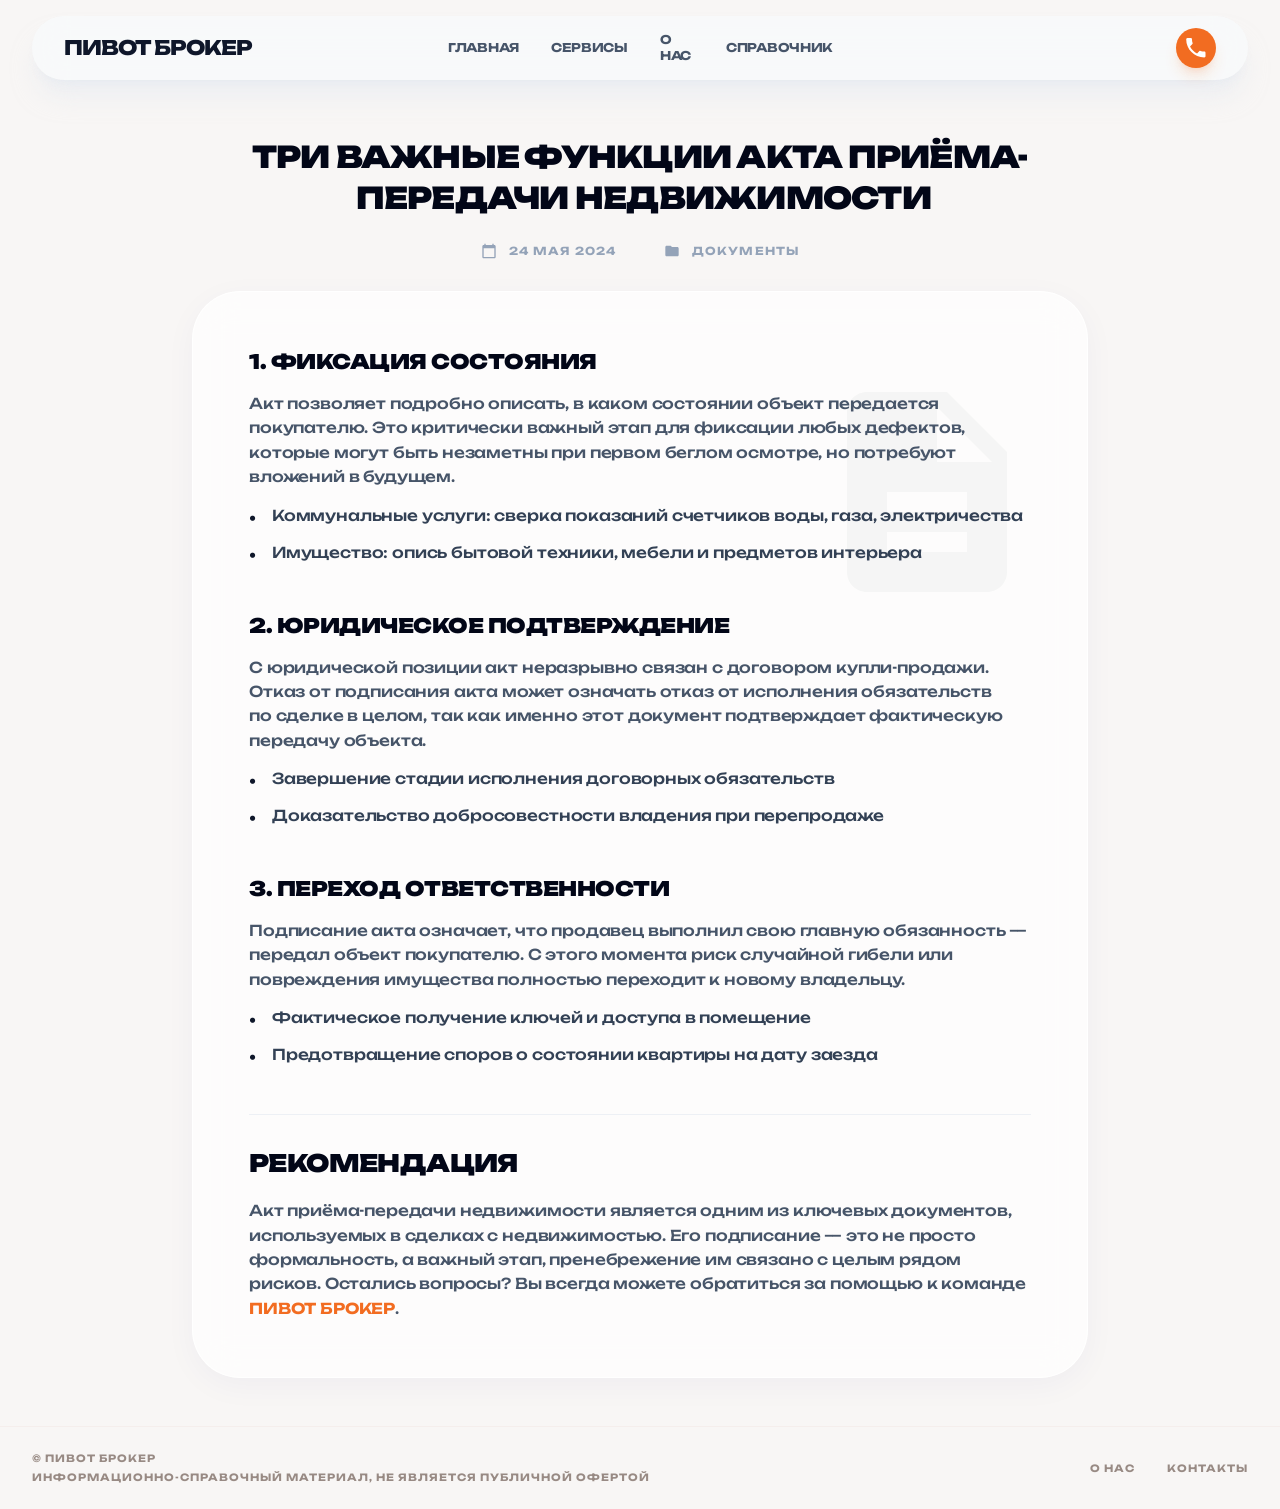
<file: article-transfer-act.html>
<!DOCTYPE html>
<html class="light scroll-smooth" lang="ru">
<head>
    <meta charset="utf-8">
    <meta content="width=device-width, initial-scale=1.0" name="viewport">
    
    <!-- SEO TAGS & OPEN GRAPH -->
    <title>Три важные функции акта приема-передачи недвижимости | ПИВОТ БРОКЕР</title>
    <meta name="description" content="Рассмотрели три важные функции документа и рассказали, почему им не стоит пренебрегать.">
    <meta name="keywords" content="акт приема-передачи недвижимости, передача квартиры, документы при передаче квартиры, фиксация состояния недвижимости">
    
    <!-- Canonical Link -->
    <link rel="canonical" href="https://pivot.broker/article-transfer-act">
    
    <!-- FAVICON -->
    <link rel="icon" type="image/png" href="favicon.png">
        
    <!-- Open Graph / Social Media -->
    <meta property="og:type" content="article">
    <meta property="og:url" content="https://pivot.broker/article-transfer-act">
    <meta property="og:title" content="Три важные функции акта приема-передачи недвижимости | ПИВОТ БРОКЕР">
    <meta property="og:description" content="Рассмотрели три важные функции документа и рассказали, почему им не стоит пренебрегать.">
    <meta property="article:published_time" content="2024-05-24T08:00:00+00:00">
    
    <!-- Fast Font Loading (Icons removed for speed, using inline SVGs) -->
    <link rel="preconnect" href="https://fonts.googleapis.com">
    <link rel="preconnect" href="https://fonts.gstatic.com" crossorigin>
    <link href="https://fonts.googleapis.com/css2?family=Unbounded:wght@200..900&family=Manrope:wght@200..800&display=swap" rel="stylesheet">
    
    <link rel="stylesheet" href="style.css">
    
    <style>
        body {
            font-family: 'Unbounded', sans-serif;
            letter-spacing: -0.01em;
            -webkit-font-smoothing: antialiased;
        }
        .glass-card {
            background: rgba(255, 255, 255, 0.7);
            backdrop-filter: blur(20px);
            -webkit-backdrop-filter: blur(20px);
            border: 1px solid rgba(255, 255, 255, 0.8);
            box-shadow: 0 8px 32px 0 rgba(31, 38, 135, 0.04);
        }
        /* Mobile specific menu transition */
        #mobile-menu {
            transition: transform 0.3s ease-in-out;
            transform: translateY(-110%);
        }
        #mobile-menu.active {
            transform: translateY(0);
        }
    </style>

    <!-- ARTICLE SCHEMA -->
    <script type="application/ld+json">
    {
      "@context": "https://schema.org",
      "@type": "Article",
      "headline": "Три важные функции акта приёма-передачи недвижимости",
      "description": "Рассмотрели три важные функции документа и рассказали, почему им не стоит пренебрегать.",
      "datePublished": "2024-05-24T08:00:00+08:00",
      "author": {
        "@type": "Organization",
        "name": "ПИВОТ БРОКЕР",
        "url": "https://pivot.broker"
      },
      "publisher": {
        "@type": "Organization",
        "name": "ПИВОТ БРОКЕР"
      }
    }
    </script>
</head>
<body class="bg-background-light text-on-background selection:bg-primary/20 selection:text-primary min-h-screen flex flex-col overflow-x-hidden">

    <!-- INSTANT LOADING NAVIGATION BAR -->
    <div class="block md:hidden mobile-view h-[70px]">
        <nav class="fixed top-2 left-0 right-0 z-[100] flex justify-between items-center px-5 py-3 max-w-7xl bg-white/90 dark:bg-slate-900/90 backdrop-blur-lg rounded-full shadow-lg mx-auto w-[92%]">
            <a href="/" class="text-[16px] sm:text-xl font-extrabold tracking-tighter text-slate-900 dark:text-slate-50 font-display hover:text-primary transition-colors duration-300">ПИВОТ БРОКЕР</a>
            <div class="hidden md:flex items-center gap-8">
                <a class="text-slate-600 font-bold hover:text-primary font-display tracking-tight !text-[10px]" href="/">ГЛАВНАЯ</a>
                <a class="text-slate-600 font-bold hover:text-primary font-display tracking-tight !text-[10px]" href="/#features-advantages">СЕРВИСЫ</a>
                <a class="text-slate-600 font-bold hover:text-primary font-display tracking-tight !text-[10px]" href="/about">О НАС</a>
                <a class="text-slate-600 font-bold hover:text-primary font-display tracking-tight !text-[10px]" href="/#handbook">СПРАВОЧНИК</a>
            </div>
            <div class="flex items-center gap-1 sm:gap-2 h-full">
                <a aria-label="Связаться с нами" class="text-slate-600 font-bold hover:text-primary font-display tracking-tight !text-[10px] flex items-center" href="javascript:void(0)" onclick="openModal()">
                    <svg xmlns="http://www.w3.org/2000/svg" viewBox="0 0 24 24" class="fill-current !text-[24px] text-primary w-[1em] h-[1em]" aria-hidden="true"><path d="M20 15.5c-1.2 0-2.4-.2-3.6-.6-.3-.1-.7 0-1 .2l-2.2 2.2c-2.8-1.4-5.1-3.8-6.6-6.6l2.2-2.2c.3-.3.4-.7.2-1-.4-1.2-.6-2.4-.6-3.6 0-.6-.5-1.1-1.1-1.1H4.1C3.5 2.9 3 3.4 3 4c0 9.4 7.6 17 17 17 .6 0 1.1-.5 1.1-1.1v-3.3c0-.6-.5-1.1-1.1-1.1z"/></svg>
                </a>
                <button class="flex md:hidden p-2 text-slate-900" id="burger-btn" onclick="toggleMenu()">
                    <svg xmlns="http://www.w3.org/2000/svg" viewBox="0 0 24 24" class="fill-current !text-[28px] w-[1em] h-[1em]" aria-hidden="true"><path d="M3 18h18v-2H3v2zm0-5h18v-2H3v2zm0-7v2h18V6H3z"/></svg>
                </button>
            </div>
        </nav>
        
        <div class="fixed inset-0 z-[90] bg-white flex flex-col pt-24 px-8 md:hidden transition-transform duration-300 translate-y-[-100%]" id="mobile-menu">
            <div class="flex flex-col gap-6">
                <a class="text-xl font-display font-bold text-slate-900 hover:text-primary" href="/" onclick="closeMobileNav()">ГЛАВНАЯ</a>
                <a class="text-xl font-display font-bold text-slate-900 hover:text-primary" href="/#features-advantages" onclick="closeMobileNav()">СЕРВИСЫ</a>
                <a class="text-xl font-display font-bold text-slate-900 hover:text-primary" href="/about" onclick="closeMobileNav()">О НАС</a>
                <a class="text-xl font-display font-bold text-slate-900 hover:text-primary" href="/#handbook" onclick="closeMobileNav()">СПРАВОЧНИК</a>
                <hr class="border-slate-100">
            </div>
            <button class="absolute top-6 right-6 p-2 text-slate-900 hover:text-primary" onclick="toggleMenu()">
                <svg xmlns="http://www.w3.org/2000/svg" viewBox="0 0 24 24" class="fill-current !text-[32px] w-[1em] h-[1em]" aria-hidden="true"><path d="M19 6.41L17.59 5 12 10.59 6.41 5 5 6.41 10.59 12 5 17.59 6.41 19 12 13.41 17.59 19 19 17.59 13.41 12z"/></svg>
            </button>
        </div>
    </div>

    <div class="hidden md:block desktop-view h-[88px]">
        <nav class="fixed top-4 left-0 right-0 z-50 flex justify-between items-center px-8 py-3 w-[95%] max-w-7xl mx-auto bg-slate-50/80 dark:bg-slate-900/80 backdrop-blur-lg rounded-full shadow-xl shadow-slate-200/50 dark:shadow-none no-border">
            <a href="/" class="text-xl font-extrabold tracking-tighter text-slate-900 dark:text-slate-50 font-display flex-1 hover:text-primary transition-colors duration-300">ПИВОТ БРОКЕР</a>
            <div class="hidden md:flex items-center gap-8 flex-1 justify-center">
                <a class="text-slate-600 dark:text-slate-400 hover:text-primary dark:hover:text-orange-300 font-display text-xs tracking-tight hover:scale-105 transition-transform duration-300 ease-out font-bold" href="/">ГЛАВНАЯ</a>
                <a class="text-slate-600 dark:text-slate-400 hover:text-primary dark:hover:text-orange-300 font-display text-xs tracking-tight hover:scale-105 transition-transform duration-300 ease-out font-bold" href="/#features-advantages">СЕРВИСЫ</a>
                <a class="text-slate-600 dark:text-slate-400 hover:text-primary dark:hover:text-orange-300 font-display text-xs tracking-tight hover:scale-105 transition-transform duration-300 ease-out font-bold" href="/about">О НАС</a>
                <a class="text-slate-600 dark:text-slate-400 hover:text-primary dark:hover:text-orange-300 font-display text-xs tracking-tight hover:scale-105 transition-transform duration-300 ease-out font-bold" href="/#handbook">СПРАВОЧНИК</a>
            </div>
            <div class="flex items-center gap-4 flex-1 justify-end">
                <button class="hidden lg:flex items-center gap-2 bg-primary text-on-primary rounded-full font-display font-bold text-[10px] hover:scale-105 active:scale-95 transition-all duration-300 shadow-lg shadow-primary/20 w-10 h-10 justify-center" onclick="openModal()">
                    <svg xmlns="http://www.w3.org/2000/svg" viewBox="0 0 24 24" class="fill-current text-base w-[1.6em] h-[1.6em]" aria-hidden="true"><path d="M20 15.5c-1.2 0-2.4-.2-3.6-.6-.3-.1-.7 0-1 .2l-2.2 2.2c-2.8-1.4-5.1-3.8-6.6-6.6l2.2-2.2c.3-.3.4-.7.2-1-.4-1.2-.6-2.4-.6-3.6 0-.6-.5-1.1-1.1-1.1H4.1C3.5 2.9 3 3.4 3 4c0 9.4 7.6 17 17 17 .6 0 1.1-.5 1.1-1.1v-3.3c0-.6-.5-1.1-1.1-1.1z"/></svg>
                </button>
            </div>
        </nav>
    </div>

    <!-- MAIN ARTICLE CONTENT -->
    <main class="w-full max-w-7xl mx-auto px-6 md:px-16 mt-8 md:mt-12 flex-grow mb-8 md:mb-12 space-y-6 md:space-y-8">
        
        <!-- Editorial Header -->
        <header class="w-full max-w-4xl mx-auto text-center space-y-5 md:space-y-6">
            <!-- Уменьшен размер шрифта с md:text-4xl на md:text-3xl -->
            <h1 class="font-display font-black tracking-tight leading-[1.15] md:leading-snug uppercase text-slate-950 text-xl md:text-3xl">
                Три важные функции акта приёма-&nbsp;передачи недвижимости
            </h1>
            <div class="flex items-center justify-center gap-6 md:gap-12 text-[9px] md:text-[11px] font-bold text-slate-400 uppercase tracking-widest font-display">
                <div class="flex items-center gap-2 md:gap-3">
                    <!-- Inline SVG: calendar_today -->
                    <svg xmlns="http://www.w3.org/2000/svg" viewBox="0 0 24 24" class="fill-current w-[14px] md:w-4 h-[14px] md:h-4" aria-hidden="true"><path d="M20 3h-1V1h-2v2H7V1H5v2H4c-1.1 0-2 .9-2 2v16c0 1.1.9 2 2 2h16c1.1 0 2-.9 2-2V5c0-1.1-.9-2-2-2zm0 18H4V8h16v13z"/></svg>
                    24 МАЯ 2024
                </div>
                <div class="flex items-center gap-2 md:gap-3">
                    <!-- Заменена иконка на иконку "папка/категория" и текст на ЮРИДИЧЕСКАЯ -->
                    <svg xmlns="http://www.w3.org/2000/svg" viewBox="0 0 24 24" class="fill-current w-[14px] md:w-4 h-[14px] md:h-4" aria-hidden="true"><path d="M10 4H4c-1.1 0-1.99.9-1.99 2L2 18c0 1.1.9 2 2 2h16c1.1 0 2-.9 2-2V8c0-1.1-.9-2-2-2h-8l-2-2z"/></svg>
                    ДОКУМЕНТЫ
                </div>
            </div>
        </header>
        
        <!-- Single Continuous Article Card -->
        <article class="glass-card rounded-[32px] md:rounded-[48px] p-8 md:p-14 relative overflow-hidden group border border-white hover:shadow-2xl transition-all duration-500 max-w-4xl mx-auto w-full">
            
            <!-- Decorative Icon Background (Inline SVG) -->
            <svg xmlns="http://www.w3.org/2000/svg" viewBox="0 0 24 24" class="absolute -bottom-10 -right-6 w-[180px] md:top-20 md:right-10 md:w-[240px] text-slate-900 opacity-[0.02] md:opacity-[0.03] select-none pointer-events-none fill-current" aria-hidden="true"><path d="M14 2H6c-1.1 0-1.99.9-1.99 2L4 20c0 1.1.89 2 1.99 2H18c1.1 0 2-.9 2-2V8l-6-6zm2 16H8v-2h8v2zm0-4H8v-2h8v2zm-3-5V3.5L18.5 9H13z"/></svg>
            
            <div class="relative z-10 space-y-6 md:space-y-8 text-[11px] md:text-[15px] text-slate-600 leading-relaxed font-medium font-display">
                
                <!-- Section 1 -->
                <div>
                    <h3 class="text-lg md:text-xl font-display font-black text-slate-950 uppercase tracking-tight mb-4">1. Фиксация состояния</h3>
                    <p>
                        Акт позволяет подробно описать, в&nbsp;каком состоянии объект передается покупателю. Это&nbsp;критически важный этап для&nbsp;фиксации любых дефектов, которые могут быть незаметны при&nbsp;первом беглом осмотре, но&nbsp;потребуют вложений в будущем.
                    </p>
                    <ul class="space-y-4 py-4">
                        <li class="flex items-start gap-3 md:gap-4">
                            <!-- Изменен цвет на dark и выровнен по высоте -->
                            <span class="text-slate-900 font-bold text-lg leading-none mt-[3px] shrink-0">•</span>
                            <span class="text-slate-700 leading-snug">Коммунальные услуги: сверка показаний счетчиков воды, газа, электричества</span>
                        </li>
                        <li class="flex items-start gap-3 md:gap-4">
                            <!-- Изменен цвет на dark и выровнен по высоте -->
                            <span class="text-slate-900 font-bold text-lg leading-none mt-[3px] shrink-0">•</span>
                            <span class="text-slate-700 leading-snug">Имущество: опись бытовой техники, мебели и предметов интерьера</span>
                        </li>
                    </ul>
                </div>

                <!-- Section 2 -->
                <div>
                    <h3 class="text-lg md:text-xl font-display font-black text-slate-950 uppercase tracking-tight mb-4">2. Юридическое подтверждение</h3>
                    <p>
                        С юридической позиции акт неразрывно связан с договором купли-продажи. Отказ от&nbsp;подписания акта может означать отказ от исполнения обязательств по&nbsp;сделке в целом, так как именно этот документ подтверждает фактическую передачу объекта.
                    </p>
                    <ul class="space-y-4 py-4">
                        <li class="flex items-start gap-3 md:gap-4">
                            <!-- Изменен цвет на dark и выровнен по высоте -->
                            <span class="text-slate-900 font-bold text-lg leading-none mt-[3px] shrink-0">•</span>
                            <span class="text-slate-700 leading-snug">Завершение стадии исполнения договорных обязательств</span>
                        </li>
                        <li class="flex items-start gap-3 md:gap-4">
                            <!-- Изменен цвет на dark и выровнен по высоте -->
                            <span class="text-slate-900 font-bold text-lg leading-none mt-[3px] shrink-0">•</span>
                            <span class="text-slate-700 leading-snug">Доказательство добросовестности владения при перепродаже</span>
                        </li>
                    </ul>
                </div>

                <!-- Section 3 -->
                <div>
                    <h3 class="text-lg md:text-xl font-display font-black text-slate-950 uppercase tracking-tight mb-4">3. Переход ответственности</h3>
                    <p>
                        Подписание акта означает, что&nbsp;продавец выполнил свою главную обязанность — передал объект покупателю. С этого момента риск случайной гибели или повреждения имущества полностью переходит к новому владельцу.
                    </p>
                    <ul class="space-y-4 py-4">
                        <li class="flex items-start gap-3 md:gap-4">
                            <!-- Изменен цвет на dark и выровнен по высоте -->
                            <span class="text-slate-900 font-bold text-lg leading-none mt-[3px] shrink-0">•</span>
                            <span class="text-slate-700 leading-snug">Фактическое получение ключей и&nbsp;доступа в&nbsp;помещение</span>
                        </li>
                        <li class="flex items-start gap-3 md:gap-4">
                            <!-- Изменен цвет на dark и выровнен по высоте -->
                            <span class="text-slate-900 font-bold text-lg leading-none mt-[3px] shrink-0">•</span>
                            <span class="text-slate-700 leading-snug">Предотвращение споров о&nbsp;состоянии квартиры на дату заезда</span>
                        </li>
                    </ul>
                </div>

                <!-- Conclusion / Recommendation Sub-section (SEO H2) -->
                <div class="pt-8 border-t border-slate-200/60 mt-8">
                    <div class="text-lg md:text-2xl font-display font-black uppercase tracking-tight text-slate-950 mb-5">Рекомендация</div>
                    <h2 class="text-[11px] md:text-[15px] text-slate-600 leading-relaxed font-medium font-display">
                        Акт приёма-передачи недвижимости является одним из&nbsp;ключевых документов, используемых в сделках с&nbsp;недвижимостью. Его подписание — это не просто формальность, а&nbsp;важный этап, пренебрежение им&nbsp;связано с целым рядом рисков. Остались вопросы? Вы всегда можете обратиться за помощью к&nbsp;команде <a href="/" class="text-primary font-bold hover:underline decoration-primary/50 underline-offset-4 transition-colors">ПИВОТ БРОКЕР</a>.
                    </h2>
                </div>
                
            </div>
        </article>
        
    </main>
    
    <!-- UNIFIED FOOTER -->
    <footer class="w-full border-t border-slate-200 md:border-outline-variant/15 mt-auto bg-background-light">
        <div class="flex flex-col md:flex-row justify-between items-center px-6 md:px-8 py-8 md:py-6 w-full max-w-[1920px] mx-auto gap-4 md:gap-0">
            <div class="text-[9px] md:text-[10px] tracking-[0.2em] md:tracking-widest uppercase font-bold text-slate-400 md:text-on-surface-variant/60 font-display md:font-label text-center md:text-left">
                <span class="block">© ПИВОТ БРОКЕР</span>
                <span class="block mt-1">ИНФОРМАЦИОННО-СПРАВОЧНЫЙ МАТЕРИАЛ, НЕ ЯВЛЯЕТСЯ ПУБЛИЧНОЙ ОФЕРТОЙ</span> 
            </div>
            <div class="flex items-center gap-6 md:gap-8 mt-2 md:mt-0">
                <a class="text-[9px] md:text-[10px] tracking-[0.2em] md:tracking-widest uppercase font-bold text-slate-400 md:text-on-surface-variant/60 hover:text-primary transition-colors font-display md:font-label" href="/about">О НАС</a>
                <a class="text-[9px] md:text-[10px] tracking-[0.2em] md:tracking-widest uppercase font-bold text-slate-400 md:text-on-surface-variant/60 hover:text-primary transition-colors font-display md:font-label" href="javascript:void(0)" onclick="openModal()">КОНТАКТЫ</a>
            </div>
        </div>
    </footer>

    <!-- UNIFIED CONTACT MODAL -->
    <div class="fixed inset-0 z-[200] items-center justify-center p-4 hidden" id="contact-modal">
        <div class="absolute inset-0 bg-slate-950/60 backdrop-blur-md" onclick="closeModal()"></div>
        <div class="relative z-10 w-full max-w-sm md:max-w-[320px] bg-white/90 md:bg-slate-950 backdrop-blur-lg md:backdrop-blur-none text-slate-900 md:text-white p-8 md:p-6 rounded-[48px] md:rounded-[3rem] shadow-2xl border border-white/20 md:border-white/10 text-center">
            
            <button class="absolute top-4 right-4 text-slate-400 hover:text-primary md:hover:text-white transition-colors z-20" onclick="closeModal()">
                <!-- Inline SVG: close -->
                <svg xmlns="http://www.w3.org/2000/svg" viewBox="0 0 24 24" class="w-[1em] h-[1em] fill-current text-2xl" aria-hidden="true"><path d="M19 6.41L17.59 5 12 10.59 6.41 5 5 6.41 10.59 12 5 17.59 6.41 19 12 13.41 17.59 19 19 17.59 13.41 12z"/></svg>
            </button>
            
            <div class="space-y-6 md:space-y-8 mt-4">
                <div class="flex flex-col gap-4 w-full">
                    <a class="flex items-center justify-center gap-3 md:gap-4 p-4 md:py-4 bg-slate-900 md:bg-white/10 md:hover:bg-white/20 text-white rounded-full font-display font-bold text-xs md:text-sm uppercase tracking-widest shadow-lg md:shadow-none active:scale-95 md:active:scale-100 md:transition-all w-full" href="https://telegram.me/PIVOTBROKER" target="_blank" rel="noopener noreferrer">
                        <!-- Inline SVG: send -->
                        <svg xmlns="http://www.w3.org/2000/svg" viewBox="0 0 24 24" class="w-[1em] h-[1em] fill-current text-lg" aria-hidden="true"><path d="M2.01 21L23 12 2.01 3 2 10l15 2-15 2z"/></svg>
                        Telegram
                    </a>
                    <a class="flex items-center justify-center gap-3 md:gap-4 p-4 md:py-4 bg-primary text-white rounded-full font-display font-bold text-xs md:text-sm uppercase tracking-widest shadow-lg md:shadow-none active:scale-95 md:active:scale-100 md:hover:scale-105 md:transition-transform w-full" href="mailto:pivot@broker">
                        <!-- Inline SVG: mail -->
                        <svg xmlns="http://www.w3.org/2000/svg" viewBox="0 0 24 24" class="w-[1em] h-[1em] fill-current text-lg" aria-hidden="true"><path d="M22 6c0-1.1-.9-2-2-2H4c-1.1 0-2 .9-2 2v12c0 1.1.9 2 2 2h16c1.1 0 2-.9 2-2V6zm-2 0l-8 5-8-5h16zm0 12H4V8l8 5 8-5v10z"/></svg>
                        pivot@broker
                    </a>
                </div>
            </div>
        </div>
    </div>
    
    <!-- JAVASCRIPT -->
    <script>
    function toggleMenu() {
        const mobileMenu = document.getElementById('mobile-menu');
        if(mobileMenu) {
            mobileMenu.classList.toggle('active');
            document.body.classList.toggle('overflow-hidden');
        }
    }

    function closeMobileNav() {
        const mobileMenu = document.getElementById('mobile-menu');
        if(mobileMenu) {
            mobileMenu.classList.remove('active');
            document.body.classList.remove('overflow-hidden');
        }
    }

    function openModal() {
        const modal = document.getElementById('contact-modal');
        if(modal) {
            modal.classList.remove('hidden');
            modal.classList.add('flex');
            document.body.classList.add('overflow-hidden');
        }
    }
    
    function closeModal() {
        const modal = document.getElementById('contact-modal');
        if(modal) {
            modal.classList.add('hidden');
            modal.classList.remove('flex');
            document.body.classList.remove('overflow-hidden');
        }
    }

    function openMobileModal() { openModal(); }
    function openDesktopModal() { openModal(); }
    </script>
</body>
</html>
</file>
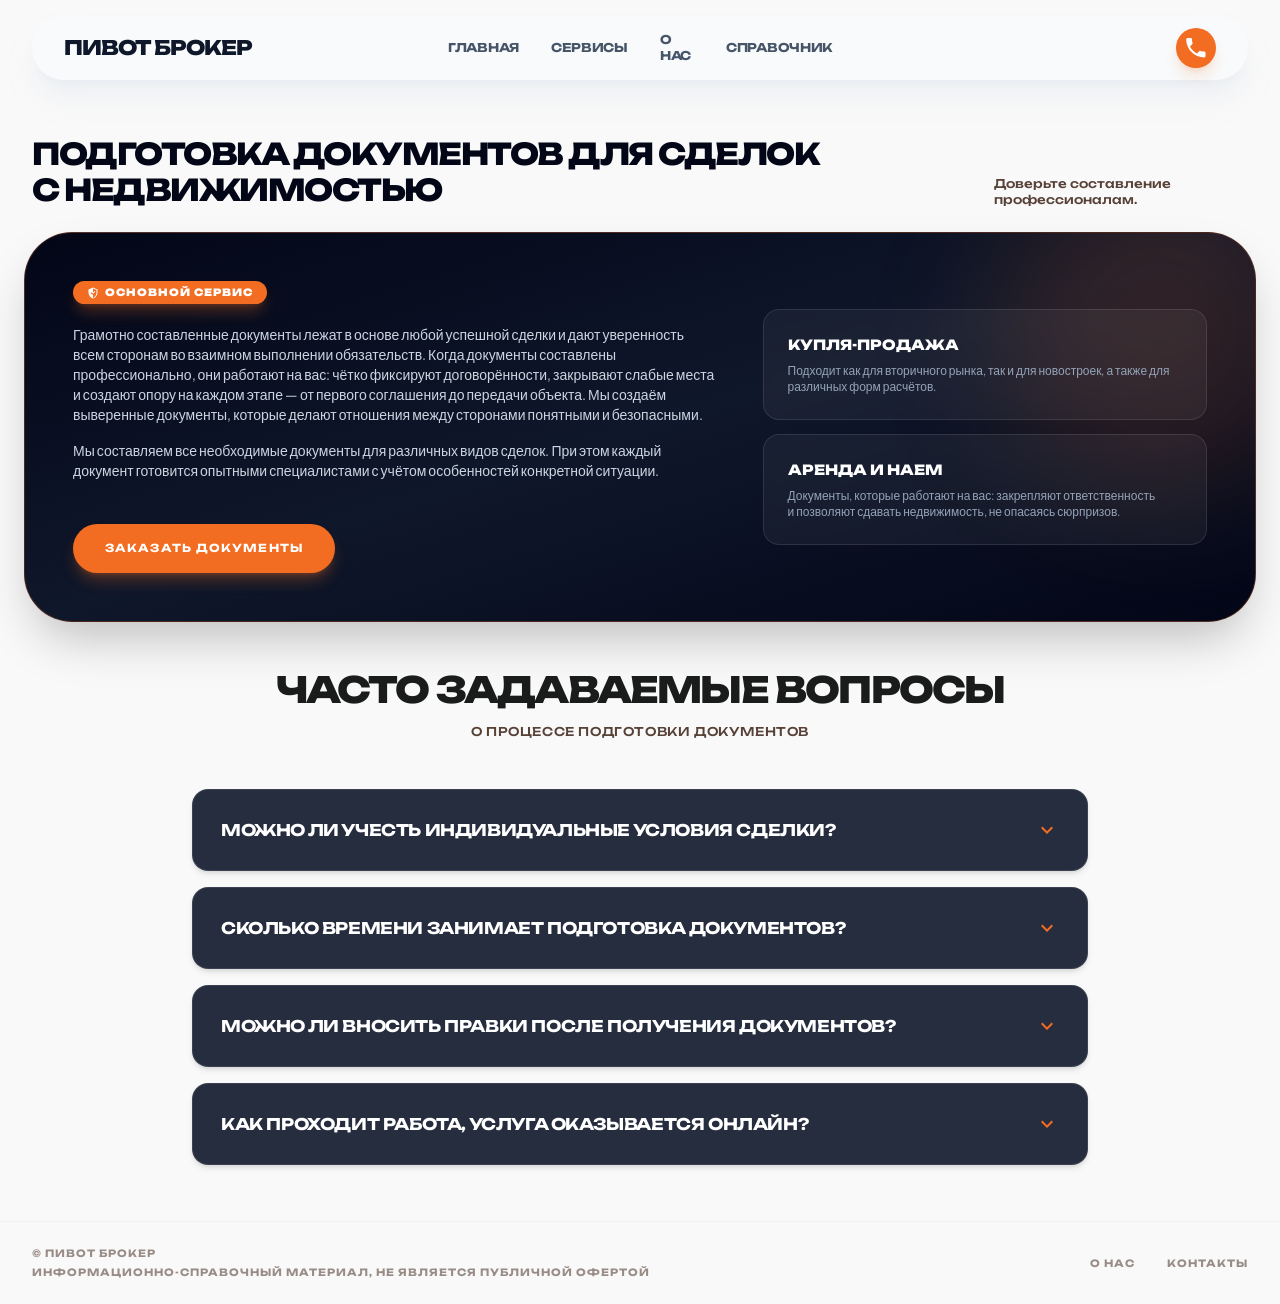
<file: service-documents-sale.html>
<!DOCTYPE html>
<html class="light scroll-smooth" lang="ru">
<head>
    <meta charset="utf-8">
    <meta content="width=device-width, initial-scale=1.0" name="viewport">
    
    <!-- SEO TAGS & OPEN GRAPH -->
    <title>Подготовка документов для сделок с недвижимостью | ПИВОТ БРОКЕР</title>
    <meta name="description" content="Составление опытными юристами всех необходимых документов для сделок с жилой недвижимостью. Купля-продажа, аренда, наем.">
    <meta name="keywords" content="подготовка документов недвижимость, составить договор купли-продажи, документы для сделки, услуги юриста недвижимость, пивот брокер">
    
    <!-- Canonical Link -->
    <link rel="canonical" href="https://pivot.broker/service-documents-sale">
    
    <!-- FAVICON -->
    <link rel="icon" type="image/png" href="favicon.png">
        
    <!-- Open Graph / Social Media -->
    <meta property="og:type" content="website">
    <meta property="og:url" content="https://pivot.broker/service-documents-sale">
    <meta property="og:title" content="Подготовка документов для сделок с недвижимостью | ПИВОТ БРОКЕР">
    <meta property="og:description" content="Составление опытными юристами всех необходимых документов для сделок с жилой недвижимостью. Купля-продажа, аренда, наем.">
    
    <!-- Fast Font Loading -->
    <link rel="preconnect" href="https://fonts.googleapis.com">
    <link rel="preconnect" href="https://fonts.gstatic.com" crossorigin>
    <link href="https://fonts.googleapis.com/css2?family=Unbounded:wght@200..900&display=swap" rel="stylesheet">
    <link href="https://fonts.googleapis.com/css2?family=Plus+Jakarta+Sans:wght@200..800&display=swap" rel="stylesheet">
    
    <!-- NOTE -->
    <link rel="stylesheet" href="style.css">
    
    <style>
        body {
            font-family: 'Unbounded', sans-serif !important;
        }
        .section-radius {
            border-radius: 3rem !important;
        }
        
        /* FAQ Dropdown Logic */
        .faq-accordion[open] .faq-chevron {
            transform: rotate(180deg);
        }
        .faq-accordion summary::-webkit-details-marker {
            display: none;
        }

        /* --- Mobile Menu Styles --- */
        #mobile-menu {
            transition: transform 0.3s ease-in-out;
            transform: translateY(-110%);
        }
        #mobile-menu.active {
            transform: translateY(0);
        }
    </style>

    <!-- ADVANCED SCHEMA: SERVICE + FAQ PAGE -->
    <script type="application/ld+json">
    [
      {
        "@context": "https://schema.org",
        "@type": "Service",
        "serviceType": "Подготовка документов для сделок с недвижимостью",
        "provider": {
          "@type": "Organization",
          "name": "ПИВОТ БРОКЕР",
          "url": "https://pivot.broker/service-documents-sale"
        },
        "description": "Составление опытными юристами всех необходимых документов для сделок с жилой недвижимостью. Купля-продажа, аренда, наем."
      },
      {
        "@context": "https://schema.org",
        "@type": "FAQPage",
        "url": "https://pivot.broker/service-documents-sale", 
        "mainEntity": [
          {
            "@type": "Question",
            "name": "Можно ли учесть индивидуальные условия сделки?",
            "acceptedAnswer": {
              "@type": "Answer",
              "text": "Обязательно. Каждый документ адаптируется под конкретную ситуацию: форму расчётов, наличие ипотеки, материнского капитала, особые условия сторон и особенности объекта."
            }
          },
          {
            "@type": "Question",
            "name": "Сколько времени занимает подготовка документов?",
            "acceptedAnswer": {
              "@type": "Answer",
              "text": "Большинство типовых документов мы подготавливаем в течение нескольких часов. Сложные нетиповые договоры с множественными цепочками или особыми условиями могут занять до 24 часов."
            }
          },
          {
            "@type": "Question",
            "name": "Можно ли вносить правки после получения документов?",
            "acceptedAnswer": {
              "@type": "Answer",
              "text": "Да. Вы получаете проекты, если требуется, то уведомляете об уточнениях — мы оперативно дорабатываем документы до финальной версии."
            }
          },
          {
            "@type": "Question",
            "name": "Как проходит работа, услуга оказывается онлайн?",
            "acceptedAnswer": {
              "@type": "Answer",
              "text": "Да. Весь процесс проходит дистанционно: вы отправляете данные и пожелания, мы готовим документы и передаём их в удобном электронном формате. Личное присутствие не требуется."
            }
          }
        ]
      }
    ]
    </script>
</head>
<body class="bg-background text-on-background font-body selection:bg-primary/20 selection:text-primary overflow-x-hidden flex flex-col min-h-screen">

    <!-- INSTANT LOADING NAVIGATION BAR -->
    <div class="block md:hidden mobile-view h-[70px]">
        <nav class="fixed top-2 left-0 right-0 z-[100] flex justify-between items-center px-5 py-3 max-w-7xl bg-white/90 dark:bg-slate-900/90 backdrop-blur-lg rounded-full shadow-lg mx-auto w-[92%]">
            <a href="/" class="text-[16px] sm:text-xl font-extrabold tracking-tighter text-slate-900 dark:text-slate-50 font-display hover:text-primary transition-colors duration-300">ПИВОТ БРОКЕР</a>
            <div class="hidden md:flex items-center gap-8">
                <a class="text-slate-600 font-bold hover:text-primary font-display tracking-tight !text-[10px]" href="/">ГЛАВНАЯ</a>
                <a class="text-slate-600 font-bold hover:text-primary font-display tracking-tight !text-[10px]" href="/#features-advantages">СЕРВИСЫ</a>
                <a class="text-slate-600 font-bold hover:text-primary font-display tracking-tight !text-[10px]" href="/about">О НАС</a>
                <a class="text-slate-600 font-bold hover:text-primary font-display tracking-tight !text-[10px]" href="/#handbook">СПРАВОЧНИК</a>
            </div>
            <div class="flex items-center gap-1 sm:gap-2 h-full">
                <a aria-label="Связаться с нами" class="text-slate-600 font-bold hover:text-primary font-display tracking-tight !text-[10px] flex items-center" href="javascript:void(0)" onclick="openModal()">
                    <svg xmlns="http://www.w3.org/2000/svg" viewBox="0 0 24 24" class="fill-current !text-[24px] text-primary w-[1em] h-[1em]" aria-hidden="true"><path d="M20 15.5c-1.2 0-2.4-.2-3.6-.6-.3-.1-.7 0-1 .2l-2.2 2.2c-2.8-1.4-5.1-3.8-6.6-6.6l2.2-2.2c.3-.3.4-.7.2-1-.4-1.2-.6-2.4-.6-3.6 0-.6-.5-1.1-1.1-1.1H4.1C3.5 2.9 3 3.4 3 4c0 9.4 7.6 17 17 17 .6 0 1.1-.5 1.1-1.1v-3.3c0-.6-.5-1.1-1.1-1.1z"/></svg>
                </a>
                <button class="flex md:hidden p-2 text-slate-900" id="burger-btn" onclick="toggleMenu()">
                    <svg xmlns="http://www.w3.org/2000/svg" viewBox="0 0 24 24" class="fill-current !text-[28px] w-[1em] h-[1em]" aria-hidden="true"><path d="M3 18h18v-2H3v2zm0-5h18v-2H3v2zm0-7v2h18V6H3z"/></svg>
                </button>
            </div>
        </nav>
        
        <div class="fixed inset-0 z-[90] bg-white flex flex-col pt-24 px-8 md:hidden transition-transform duration-300 translate-y-[-100%]" id="mobile-menu">
            <div class="flex flex-col gap-6">
                <a class="text-xl font-display font-bold text-slate-900 hover:text-primary" href="/" onclick="closeMobileNav()">ГЛАВНАЯ</a>
                <a class="text-xl font-display font-bold text-slate-900 hover:text-primary" href="/#features-advantages" onclick="closeMobileNav()">СЕРВИСЫ</a>
                <a class="text-xl font-display font-bold text-slate-900 hover:text-primary" href="/about" onclick="closeMobileNav()">О НАС</a>
                <a class="text-xl font-display font-bold text-slate-900 hover:text-primary" href="/#handbook" onclick="closeMobileNav()">СПРАВОЧНИК</a>
                <hr class="border-slate-100">
            </div>
            <button class="absolute top-6 right-6 p-2 text-slate-900 hover:text-primary" onclick="toggleMenu()">
                <svg xmlns="http://www.w3.org/2000/svg" viewBox="0 0 24 24" class="fill-current !text-[32px] w-[1em] h-[1em]" aria-hidden="true"><path d="M19 6.41L17.59 5 12 10.59 6.41 5 5 6.41 10.59 12 5 17.59 6.41 19 12 13.41 17.59 19 19 17.59 13.41 12z"/></svg>
            </button>
        </div>
    </div>

    <div class="hidden md:block desktop-view h-[88px]">
        <nav class="fixed top-4 left-0 right-0 z-50 flex justify-between items-center px-8 py-3 w-[95%] max-w-7xl mx-auto bg-slate-50/80 dark:bg-slate-900/80 backdrop-blur-lg rounded-full shadow-xl shadow-slate-200/50 dark:shadow-none no-border">
            <a href="/" class="text-xl font-extrabold tracking-tighter text-slate-900 dark:text-slate-50 font-display flex-1 hover:text-primary transition-colors duration-300">ПИВОТ БРОКЕР</a>
            <div class="hidden md:flex items-center gap-8 flex-1 justify-center">
                <a class="text-slate-600 dark:text-slate-400 hover:text-primary dark:hover:text-orange-300 font-display text-xs tracking-tight hover:scale-105 transition-transform duration-300 ease-out font-bold" href="/">ГЛАВНАЯ</a>
                <a class="text-slate-600 dark:text-slate-400 hover:text-primary dark:hover:text-orange-300 font-display text-xs tracking-tight hover:scale-105 transition-transform duration-300 ease-out font-bold" href="/#features-advantages">СЕРВИСЫ</a>
                <a class="text-slate-600 dark:text-slate-400 hover:text-primary dark:hover:text-orange-300 font-display text-xs tracking-tight hover:scale-105 transition-transform duration-300 ease-out font-bold" href="/about">О НАС</a>
                <a class="text-slate-600 dark:text-slate-400 hover:text-primary dark:hover:text-orange-300 font-display text-xs tracking-tight hover:scale-105 transition-transform duration-300 ease-out font-bold" href="/#handbook">СПРАВОЧНИК</a>
            </div>
            <div class="flex items-center gap-4 flex-1 justify-end">
                <button class="hidden lg:flex items-center gap-2 bg-primary text-on-primary rounded-full font-display font-bold text-[10px] hover:scale-105 active:scale-95 transition-all duration-300 shadow-lg shadow-primary/20 w-10 h-10 justify-center" onclick="openModal()">
                    <svg xmlns="http://www.w3.org/2000/svg" viewBox="0 0 24 24" class="fill-current text-base w-[1.6em] h-[1.6em]" aria-hidden="true"><path d="M20 15.5c-1.2 0-2.4-.2-3.6-.6-.3-.1-.7 0-1 .2l-2.2 2.2c-2.8-1.4-5.1-3.8-6.6-6.6l2.2-2.2c.3-.3.4-.7.2-1-.4-1.2-.6-2.4-.6-3.6 0-.6-.5-1.1-1.1-1.1H4.1C3.5 2.9 3 3.4 3 4c0 9.4 7.6 17 17 17 .6 0 1.1-.5 1.1-1.1v-3.3c0-.6-.5-1.1-1.1-1.1z"/></svg>
                </button>
            </div>
        </nav>
    </div>

    <!-- MAIN UNIFIED CONTENT -->
    <main class="w-full max-w-7xl mx-auto px-4 md:px-6 mt-8 md:mt-12 flex-grow mb-10 md:mb-14 space-y-10 md:space-y-12">
        
        <!-- SERVICE CARD SECTION -->
        <section class="space-y-6" id="features-advantages">
            <!-- Section Header (Centered on mobile) -->
            <div class="flex flex-col md:flex-row items-center md:items-end justify-between gap-4 px-2 text-center md:text-left">
                <div>
                    <h1 class="text-xl md:text-3xl font-display font-extrabold tracking-tighter uppercase text-slate-950 dark:text-white">ПОДГОТОВКА ДОКУМЕНТОВ ДЛЯ&nbsp;СДЕЛОК С&nbsp;НЕДВИЖИМОСТЬЮ</h1>
                </div>
                <p class="text-xs text-on-surface-variant font-medium max-w-sm mx-auto md:mx-0">Доверьте составление профессионалам.</p>
            </div>

            <!-- Dedicated Flagship Section -->
            <div class="relative overflow-hidden bg-gradient-to-br from-slate-950 via-slate-900 to-slate-950 border border-primary/30 rounded-[2rem] md:rounded-[3rem] p-8 md:p-12 shadow-2xl group">
                <div class="absolute -right-16 -top-16 w-80 h-80 bg-primary/15 rounded-full blur-3xl pointer-events-none"></div>
                <div class="relative z-10 grid grid-cols-1 lg:grid-cols-12 gap-8 lg:gap-12 items-start lg:items-center">
                    
                    <!-- Left Side Text & Button -->
                    <div class="lg:col-span-7 space-y-5">
                        <div class="flex flex-wrap items-center gap-3">
                            <span class="px-3.5 py-1 rounded-full bg-primary text-white text-[10px] font-black uppercase tracking-widest shadow-lg shadow-primary/30 flex items-center gap-1.5">
                                <!-- Inline SVG: verified -->
                                <svg xmlns="http://www.w3.org/2000/svg" viewBox="0 0 24 24" class="fill-current w-3 h-3" aria-hidden="true"><path d="M12 1L3 5v6c0 5.55 3.84 10.74 9 12 5.16-1.26 9-6.45 9-12V5l-9-4zm0 19.93V2.94l7 3.11v4.95c0 4.54-2.8 8.85-7 10.93zM16.5 9.5l-6 6-3.5-3.5 1.41-1.41L10.5 12.67l4.59-4.58z"/></svg>
                                Основной сервис
                            </span>
                        </div>
                        
                        <div class="space-y-4 text-xs md:text-sm text-slate-300 font-brand font-normal leading-relaxed pb-2 mt-4">
                            <p>
                                Грамотно составленные документы лежат в основе любой успешной сделки и дают уверенность всем сторонам во взаимном выполнении обязательств. Когда документы составлены профессионально, они работают на вас: чётко фиксируют договорённости, закрывают слабые места и создают опору на каждом этапе — от первого соглашения до передачи объекта. Мы&nbsp;создаём выверенные документы, которые делают отношения между сторонами понятными и&nbsp;безопасными.
                            </p>
                            <p>
                                Мы составляем все необходимые документы для&nbsp;различных видов сделок. При этом каждый документ готовится опытными специалистами с учётом особенностей конкретной ситуации. 
                            </p>
                        </div>
                        
                        <!-- CTA Button -->
                        <div class="pt-2 md:pt-4">
                            <button onclick="openModal()" class="w-full sm:w-auto px-8 py-4 bg-primary text-white rounded-full font-display font-bold text-[11px] uppercase tracking-widest hover:scale-105 active:scale-95 shadow-lg shadow-primary/30 transition-all duration-300">
                                ЗАКАЗАТЬ ДОКУМЕНТЫ
                            </button>
                        </div>
                    </div>

                    <!-- Right Side Mini Cards (Stacked Rectangles) -->
                    <div class="lg:col-span-5 flex flex-col gap-3.5 mt-4 lg:mt-0">
                        
                        <div class="bg-white/5 border border-white/10 rounded-2xl p-5 md:p-6 backdrop-blur-sm">
                            <h2 class="text-[13px] md:text-[14px] font-display font-extrabold uppercase text-white mb-2">Купля-продажа</h2>
                            <h3 class="text-[11px] md:text-xs text-slate-400 font-brand leading-relaxed font-normal">Подходит как для вторичного рынка, так&nbsp;и&nbsp;для&nbsp;новостроек, а также для различных форм расчётов.</h3>
                        </div>
                        
                        <div class="bg-white/5 border border-white/10 rounded-2xl p-5 md:p-6 backdrop-blur-sm">
                            <h2 class="text-[13px] md:text-[14px] font-display font-extrabold uppercase text-white mb-2">Аренда и наем</h2>
                            <h3 class="text-[11px] md:text-xs text-slate-400 font-brand leading-relaxed font-normal">Документы, которые работают на вас: закрепляют ответственность и&nbsp;позволяют сдавать недвижимость, не опасаясь сюрпризов.</h3>
                        </div>
                        
                    </div>
                </div>
            </div>
        </section>

        <!-- FAQ Accordion Section -->
        <section class="relative z-10 scroll-mt-24" id="faq-section">
            <div class="text-center mb-8 md:mb-12">
                <h2 class="text-2xl md:text-4xl font-display font-extrabold tracking-tighter leading-tight uppercase text-on-background">ЧАСТО ЗАДАВАЕМЫЕ ВОПРОСЫ</h2>
                <p class="text-on-surface-variant font-display text-xs font-medium leading-relaxed mt-3 max-w-xl mx-auto uppercase tracking-wider">О процессе подготовки документов</p>
            </div>
            <div class="max-w-4xl mx-auto space-y-4 font-body">
                
                <!-- FAQ Item 1 -->
                <details class="faq-accordion group bg-slate-900/90 border border-white/10 rounded-2xl overflow-hidden transition-all duration-300 hover:border-primary/40 hover:bg-slate-950 shadow-md">
                    <summary class="flex items-center justify-between p-6 md:p-7 cursor-pointer list-none select-none">
                        <div class="flex items-center gap-4">
                            <span class="text-white font-display font-bold text-[13px] md:text-base tracking-tight uppercase group-hover:text-primary transition-colors pr-4 m-0">Можно ли учесть индивидуальные условия сделки?</span>
                        </div>
                        <!-- Inline SVG: expand_more -->
                        <svg xmlns="http://www.w3.org/2000/svg" viewBox="0 0 24 24" class="faq-chevron fill-current text-primary text-2xl transition-transform duration-300 shrink-0 w-[1em] h-[1em]" aria-hidden="true"><path d="M16.59 8.59 12 13.17 7.41 8.59 6 10l6 6 6-6z"/></svg>
                    </summary>
                    <div class="px-6 md:px-7 pb-6 pt-1 text-xs md:text-sm text-slate-300 font-brand leading-relaxed border-t border-white/5">
                        Обязательно. Каждый документ адаптируется под&nbsp;конкретную ситуацию: форму расчётов, наличие ипотеки, материнского капитала, особые условия сторон и особенности объекта.
                    </div>
                </details>
                
                <!-- FAQ Item 2 -->
                <details class="faq-accordion group bg-slate-900/90 border border-white/10 rounded-2xl overflow-hidden transition-all duration-300 hover:border-primary/40 hover:bg-slate-950 shadow-md">
                    <summary class="flex items-center justify-between p-6 md:p-7 cursor-pointer list-none select-none">
                        <div class="flex items-center gap-4">
                            <span class="text-white font-display font-bold text-[13px] md:text-base tracking-tight uppercase group-hover:text-primary transition-colors pr-4 m-0">СКОЛЬКО ВРЕМЕНИ ЗАНИМАЕТ ПОДГОТОВКА ДОКУМЕНТОВ?</span>
                        </div>
                        <svg xmlns="http://www.w3.org/2000/svg" viewBox="0 0 24 24" class="faq-chevron fill-current text-primary text-2xl transition-transform duration-300 shrink-0 w-[1em] h-[1em]" aria-hidden="true"><path d="M16.59 8.59 12 13.17 7.41 8.59 6 10l6 6 6-6z"/></svg>
                    </summary>
                    <div class="px-6 md:px-7 pb-6 pt-1 text-xs md:text-sm text-slate-300 font-brand leading-relaxed border-t border-white/5">
                        Большинство типовых документов мы подготавливаем в&nbsp;течение нескольких часов. Сложные нетиповые договоры с&nbsp;множественными цепочками или особыми условиями могут занять до 24 часов.
                    </div>
                </details>
                
                <!-- FAQ Item 3 -->
                <details class="faq-accordion group bg-slate-900/90 border border-white/10 rounded-2xl overflow-hidden transition-all duration-300 hover:border-primary/40 hover:bg-slate-950 shadow-md">
                    <summary class="flex items-center justify-between p-6 md:p-7 cursor-pointer list-none select-none">
                        <div class="flex items-center gap-4">
                            <span class="text-white font-display font-bold text-[13px] md:text-base tracking-tight uppercase group-hover:text-primary transition-colors pr-4 m-0">Можно ли вносить правки после получения документов?</span>
                        </div>
                        <svg xmlns="http://www.w3.org/2000/svg" viewBox="0 0 24 24" class="faq-chevron fill-current text-primary text-2xl transition-transform duration-300 shrink-0 w-[1em] h-[1em]" aria-hidden="true"><path d="M16.59 8.59 12 13.17 7.41 8.59 6 10l6 6 6-6z"/></svg>
                    </summary>
                    <div class="px-6 md:px-7 pb-6 pt-1 text-xs md:text-sm text-slate-300 font-brand leading-relaxed border-t border-white/5">
                        Да. Вы получаете проекты, если требуется, то&nbsp;уведомляете об уточнениях — мы оперативно дорабатываем документы до&nbsp;финальной версии.
                    </div>
                </details>
                
                <!-- FAQ Item 4 -->
                <details class="faq-accordion group bg-slate-900/90 border border-white/10 rounded-2xl overflow-hidden transition-all duration-300 hover:border-primary/40 hover:bg-slate-950 shadow-md">
                    <summary class="flex items-center justify-between p-6 md:p-7 cursor-pointer list-none select-none">
                        <div class="flex items-center gap-4">
                            <span class="text-white font-display font-bold text-[13px] md:text-base tracking-tight uppercase group-hover:text-primary transition-colors pr-4 m-0">Как проходит работа, услуга оказывается онлайн?</span>
                        </div>
                        <svg xmlns="http://www.w3.org/2000/svg" viewBox="0 0 24 24" class="faq-chevron fill-current text-primary text-2xl transition-transform duration-300 shrink-0 w-[1em] h-[1em]" aria-hidden="true"><path d="M16.59 8.59 12 13.17 7.41 8.59 6 10l6 6 6-6z"/></svg>
                    </summary>
                    <div class="px-6 md:px-7 pb-6 pt-1 text-xs md:text-sm text-slate-300 font-brand leading-relaxed border-t border-white/5">
                        Да. Весь процесс проходит дистанционно: вы отправляете данные и пожелания, мы готовим документы и передаём их&nbsp;в&nbsp;удобном электронном формате. Личное присутствие не требуется.
                    </div>
                </details>
                
            </div>
        </section>

    </main>
    
    <!-- UNIFIED FOOTER -->
    <footer class="w-full border-t border-slate-200 md:border-outline-variant/15 mt-auto bg-background-light md:bg-transparent">
        <div class="flex flex-col md:flex-row justify-between items-center px-6 md:px-8 py-8 md:py-6 w-full max-w-[1920px] mx-auto gap-4 md:gap-0">
            <div class="text-[9px] md:text-[10px] tracking-[0.2em] md:tracking-widest uppercase font-bold text-slate-400 md:text-on-surface-variant/60 font-display md:font-label text-center md:text-left">
                <span class="block">© ПИВОТ БРОКЕР</span>
                <span class="block mt-1">ИНФОРМАЦИОННО-СПРАВОЧНЫЙ МАТЕРИАЛ, НЕ ЯВЛЯЕТСЯ ПУБЛИЧНОЙ ОФЕРТОЙ</span>
            </div>
            <div class="flex items-center gap-6 md:gap-8 mt-2 md:mt-0">
                <a class="text-[9px] md:text-[10px] tracking-[0.2em] md:tracking-widest uppercase font-bold text-slate-400 md:text-on-surface-variant/60 hover:text-primary transition-colors font-display md:font-label" href="/about">О НАС</a>
                <a class="text-[9px] md:text-[10px] tracking-[0.2em] md:tracking-widest uppercase font-bold text-slate-400 md:text-on-surface-variant/60 hover:text-primary transition-colors font-display md:font-label" href="javascript:void(0)" onclick="openModal()">КОНТАКТЫ</a>
            </div>
        </div>
    </footer>

    <!-- UNIFIED CONTACT MODAL -->
    <div class="fixed inset-0 z-[200] items-center justify-center p-4 hidden" id="contact-modal">
        <div class="absolute inset-0 bg-slate-950/60 backdrop-blur-md" onclick="closeModal()"></div>
        <div class="relative z-10 w-full max-w-sm md:max-w-[320px] bg-white/90 md:bg-slate-950 backdrop-blur-lg md:backdrop-blur-none text-slate-900 md:text-white p-8 md:p-6 rounded-[48px] md:rounded-[3rem] shadow-2xl border border-white/20 md:border-white/10 text-center">
            
            <button class="absolute top-4 right-4 text-slate-400 hover:text-primary md:hover:text-white transition-colors z-20" onclick="closeModal()">
                <!-- Inline SVG: close -->
                <svg xmlns="http://www.w3.org/2000/svg" viewBox="0 0 24 24" class="w-[1em] h-[1em] fill-current text-2xl" aria-hidden="true"><path d="M19 6.41L17.59 5 12 10.59 6.41 5 5 6.41 10.59 12 5 17.59 6.41 19 12 13.41 17.59 19 19 17.59 13.41 12z"/></svg>
            </button>
            
            <div class="space-y-6 md:space-y-8 mt-4">
                <div class="flex flex-col gap-4 w-full">
                    <a class="flex items-center justify-center gap-3 md:gap-4 p-4 md:py-4 bg-slate-900 md:bg-white/10 md:hover:bg-white/20 text-white rounded-full font-display font-bold text-xs md:text-sm uppercase tracking-widest shadow-lg md:shadow-none active:scale-95 md:active:scale-100 md:transition-all w-full" href="https://telegram.me/PIVOTBROKER" target="_blank" rel="noopener noreferrer">
                        <!-- Inline SVG: send -->
                        <svg xmlns="http://www.w3.org/2000/svg" viewBox="0 0 24 24" class="w-[1em] h-[1em] fill-current text-lg" aria-hidden="true"><path d="M2.01 21L23 12 2.01 3 2 10l15 2-15 2z"/></svg>
                        Telegram
                    </a>
                    <a class="flex items-center justify-center gap-3 md:gap-4 p-4 md:py-4 bg-primary text-white rounded-full font-display font-bold text-xs md:text-sm uppercase tracking-widest shadow-lg md:shadow-none active:scale-95 md:active:scale-100 md:hover:scale-105 md:transition-transform w-full" href="mailto:pivot@broker">
                        <!-- Inline SVG: mail -->
                        <svg xmlns="http://www.w3.org/2000/svg" viewBox="0 0 24 24" class="w-[1em] h-[1em] fill-current text-lg" aria-hidden="true"><path d="M22 6c0-1.1-.9-2-2-2H4c-1.1 0-2 .9-2 2v12c0 1.1.9 2 2 2h16c1.1 0 2-.9 2-2V6zm-2 0l-8 5-8-5h16zm0 12H4V8l8 5 8-5v10z"/></svg>
                        pivot@broker
                    </a>
                </div>
            </div>
        </div>
    </div>

    <!-- JAVASCRIPT -->
    <script>
    // Close other FAQ items when one is opened (smooth single-open accordion behavior)
    document.querySelectorAll('.faq-accordion').forEach((el) => {
        el.addEventListener('toggle', (e) => {
            if (el.open) {
                document.querySelectorAll('.faq-accordion').forEach((other) => {
                    if (other !== el) other.removeAttribute('open');
                });
            }
        });
    });

    function toggleMenu() {
        const mobileMenu = document.getElementById('mobile-menu');
        if(mobileMenu) {
            mobileMenu.classList.toggle('active');
            document.body.classList.toggle('overflow-hidden');
        }
    }

    function closeMobileNav() {
        const mobileMenu = document.getElementById('mobile-menu');
        if(mobileMenu) {
            mobileMenu.classList.remove('active');
            document.body.classList.remove('overflow-hidden'); 
        }
    }

    // Unified Modal Logic
    function openModal() {
        const modal = document.getElementById('contact-modal');
        if(modal) {
            modal.classList.remove('hidden');
            modal.classList.add('flex');
            document.body.classList.add('overflow-hidden');
        }
    }
    
    function closeModal() {
        const modal = document.getElementById('contact-modal');
        if(modal) {
            modal.classList.add('hidden');
            modal.classList.remove('flex');
            document.body.classList.remove('overflow-hidden');
        }
    }

    // Bridge functions for nav compatibility
    function openMobileModal() { openModal(); }
    function openDesktopModal() { openModal(); }
    </script>
</body>
</html>
</file>
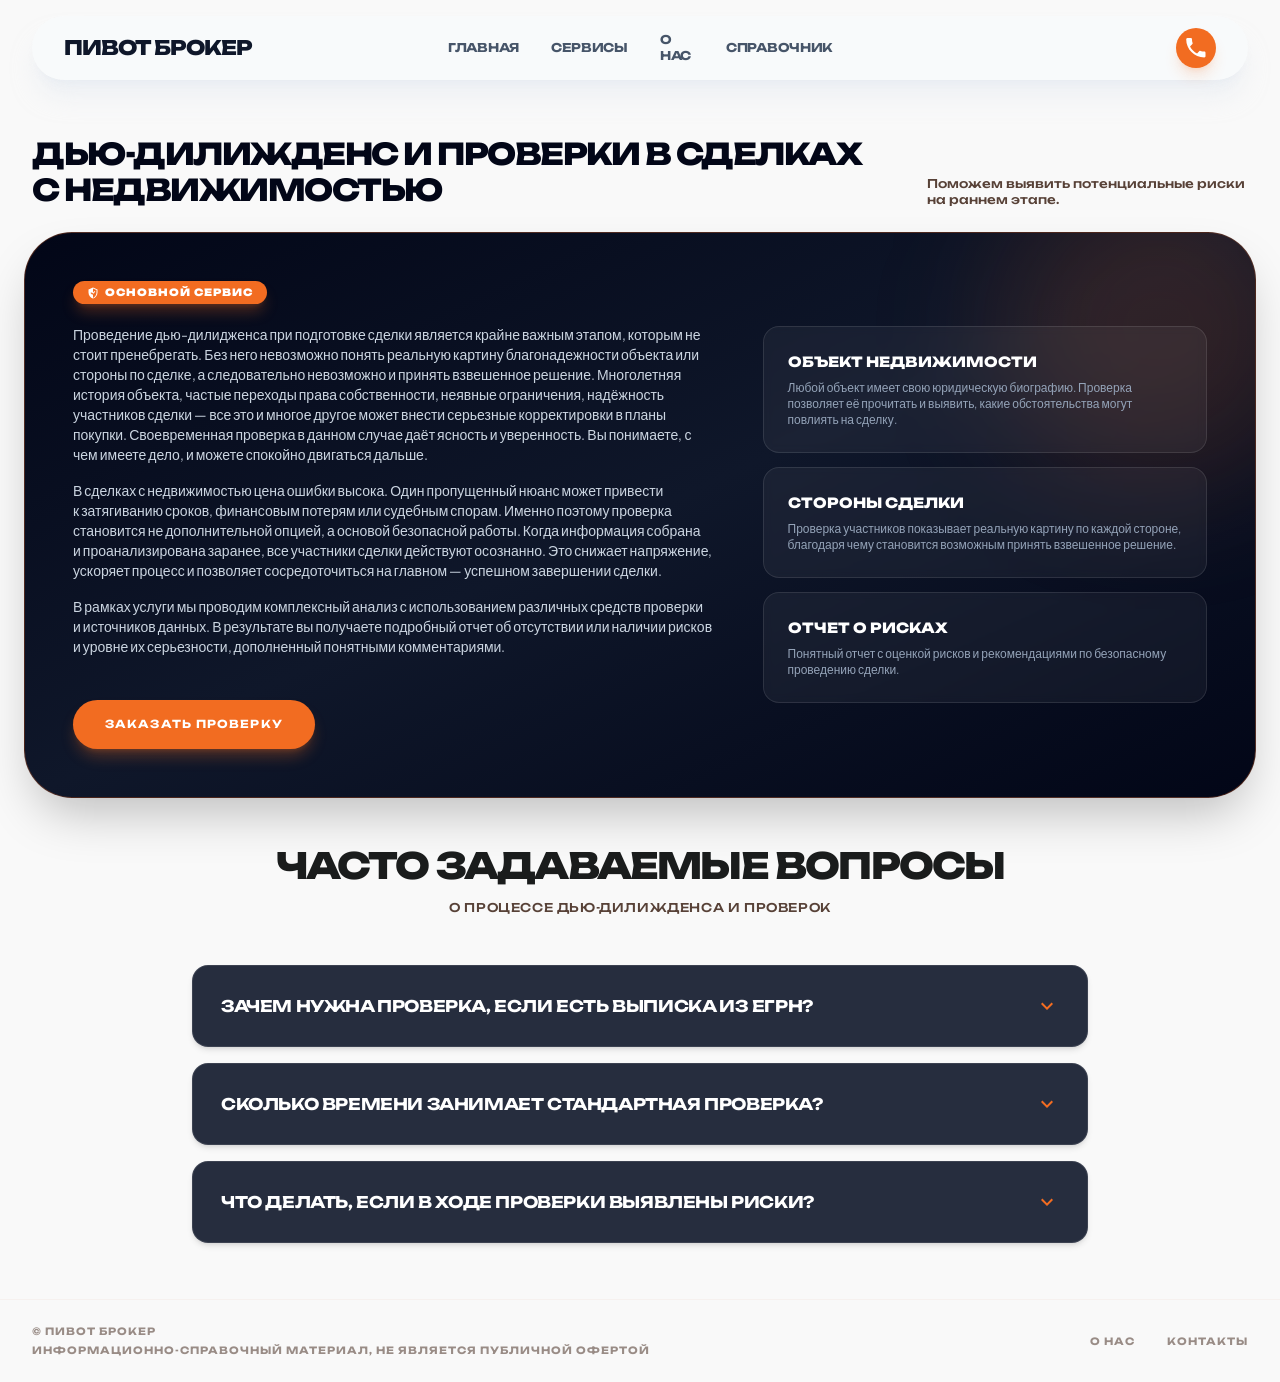
<file: service-kyc-check.html>
<!DOCTYPE html>
<html class="light scroll-smooth" lang="ru">
<head>
    <meta charset="utf-8">
    <meta content="width=device-width, initial-scale=1.0" name="viewport">
    
    <!-- SEO TAGS & OPEN GRAPH -->
    <title>Проверка объекта и сторон в сделках с недвижимостью | ПИВОТ БРОКЕР</title>
    <meta name="description" content="Первичные или углубленные проверки, позволяющие на раннем этапе выявить потенциальные риски объекта или другой стороны по сделке.">
    <meta name="keywords" content="проверка недвижимости, проверка продавца квартиры, проверка квартиры перед покупкой">
    
    <!-- Canonical Link -->
    <link rel="canonical" href="https://pivot.broker/service-kyc-check">
    
    <!-- FAVICON -->
    <link rel="icon" type="image/png" href="favicon.png">
        
    <!-- Open Graph / Social Media -->
    <meta property="og:type" content="website">
    <meta property="og:url" content="https://pivot.broker/service-kyc-check">
    <meta property="og:title" content="Проверка объекта и сторон в сделках с недвижимостью  | ПИВОТ БРОКЕР">
    <meta property="og:description" content="Первичные или углубленные проверки, позволяющие на раннем этапе выявить потенциальные риски объекта или другой стороны по сделке.">
    
    <!-- Fast Font Loading -->
    <link rel="preconnect" href="https://fonts.googleapis.com">
    <link rel="preconnect" href="https://fonts.gstatic.com" crossorigin>
    <link href="https://fonts.googleapis.com/css2?family=Unbounded:wght@200..900&display=swap" rel="stylesheet">
    <link href="https://fonts.googleapis.com/css2?family=Plus+Jakarta+Sans:wght@200..800&display=swap" rel="stylesheet">
    
    <!-- NOTE: -->
    <link rel="stylesheet" href="style.css">
    
    <style>
        body {
            font-family: 'Unbounded', sans-serif !important;
        }
        .section-radius {
            border-radius: 3rem !important;
        }
        
        /* FAQ Dropdown Logic */
        .faq-accordion[open] .faq-chevron {
            transform: rotate(180deg);
        }
        .faq-accordion summary::-webkit-details-marker {
            display: none;
        }

        /* --- Mobile Menu Styles --- */
        #mobile-menu {
            transition: transform 0.3s ease-in-out;
            transform: translateY(-110%);
        }
        #mobile-menu.active {
            transform: translateY(0);
        }
    </style>

    <!-- ADVANCED SCHEMA: SERVICE + FAQ PAGE -->
    <script type="application/ld+json">
    [
      {
        "@context": "https://schema.org",
        "@type": "Service",
        "serviceType": "Проверка объекта и сторон в сделках с недвижимостью",
        "provider": {
          "@type": "Organization",
          "name": "ПИВОТ БРОКЕР",
          "url": "https://pivot.broker/service-kyc-check"
        },
        "description": "Первичные или углубленные проверки, позволяющие на раннем этапе выявить потенциальные риски объекта или другой стороны по сделке."
      },
      {
        "@context": "https://schema.org",
        "@type": "FAQPage",
        "url": "https://pivot.broker/service-kyc-check",
        "mainEntity": [
          {
            "@type": "Question",
            "name": "Зачем нужна проверка, если есть выписка из ЕГРН?",
            "acceptedAnswer": {
              "@type": "Answer",
              "text": "Выписка из ЕГРН показывает только текущего собственника и наличие явных обременений на данный момент. Она не отражает риски банкротства продавца, долгов по ЖКУ, использование маткапитала без выделения долей и судебные споры."
            }
          },
          {
            "@type": "Question",
            "name": "Сколько времени занимает стандартная проверка?",
            "acceptedAnswer": {
              "@type": "Answer",
              "text": " Базовая проверка объекта и сторон занимает несколько часов. Глубокий анализ истории квартиры с множественными переходами прав и сложной цепочкой собственников может занять до 1-2 рабочих дней."
            }
          },
          {
            "@type": "Question",
            "name": "Что делать, если в ходе проверки выявлены риски?",
            "acceptedAnswer": {
              "@type": "Answer",
              "text": "В нашем заключении мы не только указываем на найденные риски, но и даем рекомендации касательно дальнейших действий. Если возможно, то рассказываем как их устранить или минимизировать (например, собрать дополнительные справки или составить особое соглашение). Если риск критический, мы прямо не рекомендуем выходить на сделку."
            }
          }
        ]
      }
    ]
    </script>
</head>
<body class="bg-background text-on-background font-body selection:bg-primary/20 selection:text-primary overflow-x-hidden flex flex-col min-h-screen">

    <!-- INSTANT LOADING NAVIGATION BAR -->
    <div class="block md:hidden mobile-view h-[70px]">
        <nav class="fixed top-2 left-0 right-0 z-[100] flex justify-between items-center px-5 py-3 max-w-7xl bg-white/90 dark:bg-slate-900/90 backdrop-blur-lg rounded-full shadow-lg mx-auto w-[92%]">
            <a href="/" class="text-[16px] sm:text-xl font-extrabold tracking-tighter text-slate-900 dark:text-slate-50 font-display hover:text-primary transition-colors duration-300">ПИВОТ БРОКЕР</a>
            <div class="hidden md:flex items-center gap-8">
                <a class="text-slate-600 font-bold hover:text-primary font-display tracking-tight !text-[10px]" href="/">ГЛАВНАЯ</a>
                <a class="text-slate-600 font-bold hover:text-primary font-display tracking-tight !text-[10px]" href="/#features-advantages">СЕРВИСЫ</a>
                <a class="text-slate-600 font-bold hover:text-primary font-display tracking-tight !text-[10px]" href="/about">О НАС</a>
                <a class="text-slate-600 font-bold hover:text-primary font-display tracking-tight !text-[10px]" href="/#handbook">СПРАВОЧНИК</a>
            </div>
            <div class="flex items-center gap-1 sm:gap-2 h-full">
                <a aria-label="Связаться с нами" class="text-slate-600 font-bold hover:text-primary font-display tracking-tight !text-[10px] flex items-center" href="javascript:void(0)" onclick="openModal()">
                    <svg xmlns="http://www.w3.org/2000/svg" viewBox="0 0 24 24" class="fill-current !text-[24px] text-primary w-[1em] h-[1em]" aria-hidden="true"><path d="M20 15.5c-1.2 0-2.4-.2-3.6-.6-.3-.1-.7 0-1 .2l-2.2 2.2c-2.8-1.4-5.1-3.8-6.6-6.6l2.2-2.2c.3-.3.4-.7.2-1-.4-1.2-.6-2.4-.6-3.6 0-.6-.5-1.1-1.1-1.1H4.1C3.5 2.9 3 3.4 3 4c0 9.4 7.6 17 17 17 .6 0 1.1-.5 1.1-1.1v-3.3c0-.6-.5-1.1-1.1-1.1z"/></svg>
                </a>
                <button class="flex md:hidden p-2 text-slate-900" id="burger-btn" onclick="toggleMenu()">
                    <svg xmlns="http://www.w3.org/2000/svg" viewBox="0 0 24 24" class="fill-current !text-[28px] w-[1em] h-[1em]" aria-hidden="true"><path d="M3 18h18v-2H3v2zm0-5h18v-2H3v2zm0-7v2h18V6H3z"/></svg>
                </button>
            </div>
        </nav>
        
        <div class="fixed inset-0 z-[90] bg-white flex flex-col pt-24 px-8 md:hidden transition-transform duration-300 translate-y-[-100%]" id="mobile-menu">
            <div class="flex flex-col gap-6">
                <a class="text-xl font-display font-bold text-slate-900 hover:text-primary" href="/" onclick="closeMobileNav()">ГЛАВНАЯ</a>
                <a class="text-xl font-display font-bold text-slate-900 hover:text-primary" href="/#features-advantages" onclick="closeMobileNav()">СЕРВИСЫ</a>
                <a class="text-xl font-display font-bold text-slate-900 hover:text-primary" href="/about" onclick="closeMobileNav()">О НАС</a>
                <a class="text-xl font-display font-bold text-slate-900 hover:text-primary" href="/#handbook" onclick="closeMobileNav()">СПРАВОЧНИК</a>
                <hr class="border-slate-100">
            </div>
            <button class="absolute top-6 right-6 p-2 text-slate-900 hover:text-primary" onclick="toggleMenu()">
                <svg xmlns="http://www.w3.org/2000/svg" viewBox="0 0 24 24" class="fill-current !text-[32px] w-[1em] h-[1em]" aria-hidden="true"><path d="M19 6.41L17.59 5 12 10.59 6.41 5 5 6.41 10.59 12 5 17.59 6.41 19 12 13.41 17.59 19 19 17.59 13.41 12z"/></svg>
            </button>
        </div>
    </div>

    <div class="hidden md:block desktop-view h-[88px]">
        <nav class="fixed top-4 left-0 right-0 z-50 flex justify-between items-center px-8 py-3 w-[95%] max-w-7xl mx-auto bg-slate-50/80 dark:bg-slate-900/80 backdrop-blur-lg rounded-full shadow-xl shadow-slate-200/50 dark:shadow-none no-border">
            <a href="/" class="text-xl font-extrabold tracking-tighter text-slate-900 dark:text-slate-50 font-display flex-1 hover:text-primary transition-colors duration-300">ПИВОТ БРОКЕР</a>
            <div class="hidden md:flex items-center gap-8 flex-1 justify-center">
                <a class="text-slate-600 dark:text-slate-400 hover:text-primary dark:hover:text-orange-300 font-display text-xs tracking-tight hover:scale-105 transition-transform duration-300 ease-out font-bold" href="/">ГЛАВНАЯ</a>
                <a class="text-slate-600 dark:text-slate-400 hover:text-primary dark:hover:text-orange-300 font-display text-xs tracking-tight hover:scale-105 transition-transform duration-300 ease-out font-bold" href="/#features-advantages">СЕРВИСЫ</a>
                <a class="text-slate-600 dark:text-slate-400 hover:text-primary dark:hover:text-orange-300 font-display text-xs tracking-tight hover:scale-105 transition-transform duration-300 ease-out font-bold" href="/about">О НАС</a>
                <a class="text-slate-600 dark:text-slate-400 hover:text-primary dark:hover:text-orange-300 font-display text-xs tracking-tight hover:scale-105 transition-transform duration-300 ease-out font-bold" href="/#handbook">СПРАВОЧНИК</a>
            </div>
            <div class="flex items-center gap-4 flex-1 justify-end">
                <button class="hidden lg:flex items-center gap-2 bg-primary text-on-primary rounded-full font-display font-bold text-[10px] hover:scale-105 active:scale-95 transition-all duration-300 shadow-lg shadow-primary/20 w-10 h-10 justify-center" onclick="openModal()">
                    <svg xmlns="http://www.w3.org/2000/svg" viewBox="0 0 24 24" class="fill-current text-base w-[1.6em] h-[1.6em]" aria-hidden="true"><path d="M20 15.5c-1.2 0-2.4-.2-3.6-.6-.3-.1-.7 0-1 .2l-2.2 2.2c-2.8-1.4-5.1-3.8-6.6-6.6l2.2-2.2c.3-.3.4-.7.2-1-.4-1.2-.6-2.4-.6-3.6 0-.6-.5-1.1-1.1-1.1H4.1C3.5 2.9 3 3.4 3 4c0 9.4 7.6 17 17 17 .6 0 1.1-.5 1.1-1.1v-3.3c0-.6-.5-1.1-1.1-1.1z"/></svg>
                </button>
            </div>
        </nav>
    </div>

    <!-- MAIN UNIFIED CONTENT -->
    <main class="w-full max-w-7xl mx-auto px-4 md:px-6 mt-8 md:mt-12 flex-grow mb-10 md:mb-14 space-y-10 md:space-y-12">
        
        <!-- SERVICE CARD SECTION -->
        <section class="space-y-6" id="features-advantages">
            <!-- Section Header (Centered on mobile) -->
            <div class="flex flex-col md:flex-row items-center md:items-end justify-between gap-4 px-2 text-center md:text-left">
                <div>
                    <h1 class="text-xl md:text-3xl font-display font-extrabold tracking-tighter uppercase text-slate-950 dark:text-white">ДЬЮ-ДИЛИЖДЕНС И&nbsp;ПРОВЕРКИ В&nbsp;СДЕЛКАХ С&nbsp;НЕДВИЖИМОСТЬЮ</h1>
                </div>
                <p class="text-xs text-on-surface-variant font-medium max-w-sm mx-auto md:mx-0">Поможем выявить потенциальные риски на&nbsp;раннем этапе.</p>
            </div>

            <!-- Dedicated Flagship Section -->
            <div class="relative overflow-hidden bg-gradient-to-br from-slate-950 via-slate-900 to-slate-950 border border-primary/30 rounded-[2rem] md:rounded-[3rem] p-8 md:p-12 shadow-2xl group">
                <div class="absolute -right-16 -top-16 w-80 h-80 bg-primary/15 rounded-full blur-3xl pointer-events-none"></div>
                <div class="relative z-10 grid grid-cols-1 lg:grid-cols-12 gap-8 lg:gap-12 items-start lg:items-center">
                    
                    <!-- Left Side Text & Button -->
                    <div class="lg:col-span-7 space-y-5">
                        <div class="flex flex-wrap items-center gap-3">
                            <span class="px-3.5 py-1 rounded-full bg-primary text-white text-[10px] font-black uppercase tracking-widest shadow-lg shadow-primary/30 flex items-center gap-1.5">
                                <!-- Inline SVG: verified -->
                                <svg xmlns="http://www.w3.org/2000/svg" viewBox="0 0 24 24" class="fill-current w-3 h-3" aria-hidden="true"><path d="M12 1L3 5v6c0 5.55 3.84 10.74 9 12 5.16-1.26 9-6.45 9-12V5l-9-4zm0 19.93V2.94l7 3.11v4.95c0 4.54-2.8 8.85-7 10.93zM16.5 9.5l-6 6-3.5-3.5 1.41-1.41L10.5 12.67l4.59-4.58z"/></svg>
                                Основной сервис
                            </span>
                        </div>
                        
                        <div class="space-y-4 text-xs md:text-sm text-slate-300 font-brand font-normal leading-relaxed pb-2 mt-4">
                            <p>
                                Проведение дью-дилидженса при подготовке сделки является крайне важным этапом, которым не стоит пренебрегать. Без него невозможно понять реальную картину благонадежности объекта или стороны по&nbsp;сделке, а следовательно невозможно и принять взвешенное решение. Многолетняя история объекта, частые переходы права собственности, неявные ограничения, надёжность участников сделки — все&nbsp;это и многое другое может внести серьезные корректировки в планы покупки. Своевременная проверка в данном случае даёт ясность и&nbsp;уверенность. Вы понимаете, с чем имеете дело, и&nbsp;можете спокойно двигаться дальше.
                            </p>
                            <p>
                                В сделках с недвижимостью цена ошибки высока. Один пропущенный нюанс может привести к&nbsp;затягиванию сроков, финансовым потерям или судебным спорам. Именно поэтому проверка становится не дополнительной опцией, а основой безопасной работы. Когда информация собрана и&nbsp;проанализирована заранее, все участники сделки действуют осознанно. Это снижает напряжение, ускоряет процесс и позволяет сосредоточиться на&nbsp;главном — успешном завершении сделки.
                            </p>
                            <p>
                                В рамках услуги мы проводим комплексный анализ с&nbsp;использованием различных средств проверки и&nbsp;источников данных. В результате вы получаете подробный отчет об отсутствии или&nbsp;наличии рисков и&nbsp;уровне их серьезности, дополненный понятными комментариями.
                            </p>
                        </div>
                        
                        <!-- CTA Button -->
                        <div class="pt-2 md:pt-4">
                            <button onclick="openModal()" class="w-full sm:w-auto px-8 py-4 bg-primary text-white rounded-full font-display font-bold text-[11px] uppercase tracking-widest hover:scale-105 active:scale-95 shadow-lg shadow-primary/30 transition-all duration-300">
                                ЗАКАЗАТЬ ПРОВЕРКУ
                            </button>
                        </div>
                    </div>

                    <!-- Right Side Mini Cards (Stacked Rectangles) -->
                    <div class="lg:col-span-5 flex flex-col gap-3.5 mt-4 lg:mt-0">
                        
                        <div class="bg-white/5 border border-white/10 rounded-2xl p-5 md:p-6 backdrop-blur-sm">
                            <h2 class="text-[13px] md:text-[14px] font-display font-extrabold uppercase text-white mb-2">Объект недвижимости</h2>
                            <h3 class="text-[11px] md:text-xs text-slate-400 font-brand leading-relaxed font-normal">Любой объект имеет свою юридическую биографию. Проверка позволяет её прочитать и&nbsp;выявить, какие обстоятельства могут повлиять на&nbsp;сделку.</h3>
                        </div>
                        
                        <div class="bg-white/5 border border-white/10 rounded-2xl p-5 md:p-6 backdrop-blur-sm">
                            <h2 class="text-[13px] md:text-[14px] font-display font-extrabold uppercase text-white mb-2">Стороны сделки</h2>
                            <h3 class="text-[11px] md:text-xs text-slate-400 font-brand leading-relaxed font-normal">Проверка участников показывает реальную картину по каждой стороне, благодаря чему становится возможным принять взвешенное решение.</h3>
                        </div>
                        
                        <div class="bg-white/5 border border-white/10 rounded-2xl p-5 md:p-6 backdrop-blur-sm">
                            <h2 class="text-[13px] md:text-[14px] font-display font-extrabold uppercase text-white mb-2">Отчет о рисках</h2>
                            <h3 class="text-[11px] md:text-xs text-slate-400 font-brand leading-relaxed font-normal">Понятный отчет с оценкой рисков и&nbsp;рекомендациями по безопасному проведению&nbsp;сделки.</h3>
                        </div>
                        
                    </div>
                </div>
            </div>
        </section>

        <!-- FAQ Accordion Section -->
        <section class="relative z-10 scroll-mt-24" id="faq-section">
            <div class="text-center mb-8 md:mb-12">
                <div class="text-2xl md:text-4xl font-display font-extrabold tracking-tighter leading-tight uppercase text-on-background">ЧАСТО ЗАДАВАЕМЫЕ ВОПРОСЫ</div>
                <p class="text-on-surface-variant font-display text-xs font-medium leading-relaxed mt-3 max-w-xl mx-auto uppercase tracking-wider">О процессе дью-дилижденса и&nbsp;проверок</p>
            </div>
            <div class="max-w-4xl mx-auto space-y-4 font-body">
                
                <!-- FAQ Item 1 -->
                <details class="faq-accordion group bg-slate-900/90 border border-white/10 rounded-2xl overflow-hidden transition-all duration-300 hover:border-primary/40 hover:bg-slate-950 shadow-md">
                    <summary class="flex items-center justify-between p-6 md:p-7 cursor-pointer list-none select-none">
                        <div class="flex items-center gap-4">
                            <span class="text-white font-display font-bold text-[13px] md:text-base tracking-tight uppercase group-hover:text-primary transition-colors pr-4 m-0">ЗАЧЕМ НУЖНА ПРОВЕРКА, ЕСЛИ ЕСТЬ ВЫПИСКА ИЗ ЕГРН?</span>
                        </div>
                        <!-- Inline SVG: expand_more -->
                        <svg xmlns="http://www.w3.org/2000/svg" viewBox="0 0 24 24" class="faq-chevron fill-current text-primary text-2xl transition-transform duration-300 shrink-0 w-[1em] h-[1em]" aria-hidden="true"><path d="M16.59 8.59 12 13.17 7.41 8.59 6 10l6 6 6-6z"/></svg>
                    </summary>
                    <div class="px-6 md:px-7 pb-6 pt-1 text-xs md:text-sm text-slate-300 font-brand leading-relaxed border-t border-white/5">
                        Выписка из ЕГРН показывает только текущего собственника и наличие явных обременений на данный момент. Она&nbsp;не&nbsp;отражает риски банкротства продавца, долгов по ЖКУ, использование маткапитала без выделения долей и&nbsp;судебные споры.
                    </div>
                </details>
                
                <!-- FAQ Item 2 -->
                <details class="faq-accordion group bg-slate-900/90 border border-white/10 rounded-2xl overflow-hidden transition-all duration-300 hover:border-primary/40 hover:bg-slate-950 shadow-md">
                    <summary class="flex items-center justify-between p-6 md:p-7 cursor-pointer list-none select-none">
                        <div class="flex items-center gap-4">
                            <span class="text-white font-display font-bold text-[13px] md:text-base tracking-tight uppercase group-hover:text-primary transition-colors pr-4 m-0">СКОЛЬКО ВРЕМЕНИ ЗАНИМАЕТ СТАНДАРТНАЯ ПРОВЕРКА?</span>
                        </div>
                        <svg xmlns="http://www.w3.org/2000/svg" viewBox="0 0 24 24" class="faq-chevron fill-current text-primary text-2xl transition-transform duration-300 shrink-0 w-[1em] h-[1em]" aria-hidden="true"><path d="M16.59 8.59 12 13.17 7.41 8.59 6 10l6 6 6-6z"/></svg>
                    </summary>
                    <div class="px-6 md:px-7 pb-6 pt-1 text-xs md:text-sm text-slate-300 font-brand leading-relaxed border-t border-white/5">
                        Базовая проверка объекта и сторон занимает несколько часов. Глубокий анализ истории квартиры с&nbsp;множественными переходами прав и сложной цепочкой собственников может занять до 1-2 рабочих дней.
                    </div>
                </details>
                
                <!-- FAQ Item 3 -->
                <details class="faq-accordion group bg-slate-900/90 border border-white/10 rounded-2xl overflow-hidden transition-all duration-300 hover:border-primary/40 hover:bg-slate-950 shadow-md">
                    <summary class="flex items-center justify-between p-6 md:p-7 cursor-pointer list-none select-none">
                        <div class="flex items-center gap-4">
                            <span class="text-white font-display font-bold text-[13px] md:text-base tracking-tight uppercase group-hover:text-primary transition-colors pr-4 m-0">ЧТО ДЕЛАТЬ, ЕСЛИ В ХОДЕ ПРОВЕРКИ ВЫЯВЛЕНЫ РИСКИ?</span>
                        </div>
                        <svg xmlns="http://www.w3.org/2000/svg" viewBox="0 0 24 24" class="faq-chevron fill-current text-primary text-2xl transition-transform duration-300 shrink-0 w-[1em] h-[1em]" aria-hidden="true"><path d="M16.59 8.59 12 13.17 7.41 8.59 6 10l6 6 6-6z"/></svg>
                    </summary>
                    <div class="px-6 md:px-7 pb-6 pt-1 text-xs md:text-sm text-slate-300 font-brand leading-relaxed border-t border-white/5">
                        В нашем заключении мы не только указываем на&nbsp;найденные риски, но и даем рекомендации касательно дальнейших действий. Если возможно, то рассказываем как их устранить или минимизировать (например, собрать дополнительные справки или&nbsp;составить особое соглашение). Если риск критический, мы прямо не рекомендуем выходить на сделку.
                    </div>
                </details>
                
            </div>
        </section>

    </main>
    
    <!-- UNIFIED FOOTER -->
    <footer class="w-full border-t border-slate-200 md:border-outline-variant/15 mt-auto bg-background-light md:bg-transparent">
        <div class="flex flex-col md:flex-row justify-between items-center px-6 md:px-8 py-8 md:py-6 w-full max-w-[1920px] mx-auto gap-4 md:gap-0">
            <div class="text-[9px] md:text-[10px] tracking-[0.2em] md:tracking-widest uppercase font-bold text-slate-400 md:text-on-surface-variant/60 font-display md:font-label text-center md:text-left">
                <span class="block">© ПИВОТ БРОКЕР</span>
                <span class="block mt-1">ИНФОРМАЦИОННО-СПРАВОЧНЫЙ МАТЕРИАЛ, НЕ ЯВЛЯЕТСЯ ПУБЛИЧНОЙ ОФЕРТОЙ</span>
            </div>
            <div class="flex items-center gap-6 md:gap-8 mt-2 md:mt-0">
                <a class="text-[9px] md:text-[10px] tracking-[0.2em] md:tracking-widest uppercase font-bold text-slate-400 md:text-on-surface-variant/60 hover:text-primary transition-colors font-display md:font-label" href="/about">О НАС</a>
                <a class="text-[9px] md:text-[10px] tracking-[0.2em] md:tracking-widest uppercase font-bold text-slate-400 md:text-on-surface-variant/60 hover:text-primary transition-colors font-display md:font-label" href="javascript:void(0)" onclick="openModal()">КОНТАКТЫ</a>
            </div>
        </div>
    </footer>

    <!-- UNIFIED CONTACT MODAL -->
    <div class="fixed inset-0 z-[200] items-center justify-center p-4 hidden" id="contact-modal">
        <div class="absolute inset-0 bg-slate-950/60 backdrop-blur-md" onclick="closeModal()"></div>
        <div class="relative z-10 w-full max-w-sm md:max-w-[320px] bg-white/90 md:bg-slate-950 backdrop-blur-lg md:backdrop-blur-none text-slate-900 md:text-white p-8 md:p-6 rounded-[48px] md:rounded-[3rem] shadow-2xl border border-white/20 md:border-white/10 text-center">
            
            <button class="absolute top-4 right-4 text-slate-400 hover:text-primary md:hover:text-white transition-colors z-20" onclick="closeModal()">
                <!-- Inline SVG: close -->
                <svg xmlns="http://www.w3.org/2000/svg" viewBox="0 0 24 24" class="w-[1em] h-[1em] fill-current text-2xl" aria-hidden="true"><path d="M19 6.41L17.59 5 12 10.59 6.41 5 5 6.41 10.59 12 5 17.59 6.41 19 12 13.41 17.59 19 19 17.59 13.41 12z"/></svg>
            </button>
            
            <div class="space-y-6 md:space-y-8 mt-4">
                <div class="flex flex-col gap-4 w-full">
                    <a class="flex items-center justify-center gap-3 md:gap-4 p-4 md:py-4 bg-slate-900 md:bg-white/10 md:hover:bg-white/20 text-white rounded-full font-display font-bold text-xs md:text-sm uppercase tracking-widest shadow-lg md:shadow-none active:scale-95 md:active:scale-100 md:transition-all w-full" href="https://telegram.me/PIVOTBROKER" target="_blank" rel="noopener noreferrer">
                        <!-- Inline SVG: send -->
                        <svg xmlns="http://www.w3.org/2000/svg" viewBox="0 0 24 24" class="w-[1em] h-[1em] fill-current text-lg" aria-hidden="true"><path d="M2.01 21L23 12 2.01 3 2 10l15 2-15 2z"/></svg>
                        Telegram
                    </a>
                    <a class="flex items-center justify-center gap-3 md:gap-4 p-4 md:py-4 bg-primary text-white rounded-full font-display font-bold text-xs md:text-sm uppercase tracking-widest shadow-lg md:shadow-none active:scale-95 md:active:scale-100 md:hover:scale-105 md:transition-transform w-full" href="mailto:pivot@broker">
                        <!-- Inline SVG: mail -->
                        <svg xmlns="http://www.w3.org/2000/svg" viewBox="0 0 24 24" class="w-[1em] h-[1em] fill-current text-lg" aria-hidden="true"><path d="M22 6c0-1.1-.9-2-2-2H4c-1.1 0-2 .9-2 2v12c0 1.1.9 2 2 2h16c1.1 0 2-.9 2-2V6zm-2 0l-8 5-8-5h16zm0 12H4V8l8 5 8-5v10z"/></svg>
                        pivot@broker
                    </a>
                </div>
            </div>
        </div>
    </div>

    <!-- JAVASCRIPT -->
    <script>
    // Close other FAQ items when one is opened (smooth single-open accordion behavior)
    document.querySelectorAll('.faq-accordion').forEach((el) => {
        el.addEventListener('toggle', (e) => {
            if (el.open) {
                document.querySelectorAll('.faq-accordion').forEach((other) => {
                    if (other !== el) other.removeAttribute('open');
                });
            }
        });
    });

    function toggleMenu() {
        const mobileMenu = document.getElementById('mobile-menu');
        if(mobileMenu) {
            mobileMenu.classList.toggle('active');
            document.body.classList.toggle('overflow-hidden');
        }
    }

    function closeMobileNav() {
        const mobileMenu = document.getElementById('mobile-menu');
        if(mobileMenu) {
            mobileMenu.classList.remove('active');
            document.body.classList.remove('overflow-hidden'); 
        }
    }

    // Unified Modal Logic
    function openModal() {
        const modal = document.getElementById('contact-modal');
        if(modal) {
            modal.classList.remove('hidden');
            modal.classList.add('flex');
            document.body.classList.add('overflow-hidden');
        }
    }
    
    function closeModal() {
        const modal = document.getElementById('contact-modal');
        if(modal) {
            modal.classList.add('hidden');
            modal.classList.remove('flex');
            document.body.classList.remove('overflow-hidden');
        }
    }

    // Bridge functions for nav compatibility
    function openMobileModal() { openModal(); }
    function openDesktopModal() { openModal(); }
    </script>
</body>
</html>
</file>
<file: style.css>
*, ::before, ::after {
  --tw-border-spacing-x: 0;
  --tw-border-spacing-y: 0;
  --tw-translate-x: 0;
  --tw-translate-y: 0;
  --tw-rotate: 0;
  --tw-skew-x: 0;
  --tw-skew-y: 0;
  --tw-scale-x: 1;
  --tw-scale-y: 1;
  --tw-pan-x: ;
  --tw-pan-y: ;
  --tw-pinch-zoom: ;
  --tw-scroll-snap-strictness: proximity;
  --tw-gradient-from-position: ;
  --tw-gradient-via-position: ;
  --tw-gradient-to-position: ;
  --tw-ordinal: ;
  --tw-slashed-zero: ;
  --tw-numeric-figure: ;
  --tw-numeric-spacing: ;
  --tw-numeric-fraction: ;
  --tw-ring-inset: ;
  --tw-ring-offset-width: 0px;
  --tw-ring-offset-color: #fff;
  --tw-ring-color: rgb(59 130 246 / 0.5);
  --tw-ring-offset-shadow: 0 0 #0000;
  --tw-ring-shadow: 0 0 #0000;
  --tw-shadow: 0 0 #0000;
  --tw-shadow-colored: 0 0 #0000;
  --tw-blur: ;
  --tw-brightness: ;
  --tw-contrast: ;
  --tw-grayscale: ;
  --tw-hue-rotate: ;
  --tw-invert: ;
  --tw-saturate: ;
  --tw-sepia: ;
  --tw-drop-shadow: ;
  --tw-backdrop-blur: ;
  --tw-backdrop-brightness: ;
  --tw-backdrop-contrast: ;
  --tw-backdrop-grayscale: ;
  --tw-backdrop-hue-rotate: ;
  --tw-backdrop-invert: ;
  --tw-backdrop-opacity: ;
  --tw-backdrop-saturate: ;
  --tw-backdrop-sepia: ;
  --tw-contain-size: ;
  --tw-contain-layout: ;
  --tw-contain-paint: ;
  --tw-contain-style: ;
}
::backdrop {
  --tw-border-spacing-x: 0;
  --tw-border-spacing-y: 0;
  --tw-translate-x: 0;
  --tw-translate-y: 0;
  --tw-rotate: 0;
  --tw-skew-x: 0;
  --tw-skew-y: 0;
  --tw-scale-x: 1;
  --tw-scale-y: 1;
  --tw-pan-x: ;
  --tw-pan-y: ;
  --tw-pinch-zoom: ;
  --tw-scroll-snap-strictness: proximity;
  --tw-gradient-from-position: ;
  --tw-gradient-via-position: ;
  --tw-gradient-to-position: ;
  --tw-ordinal: ;
  --tw-slashed-zero: ;
  --tw-numeric-figure: ;
  --tw-numeric-spacing: ;
  --tw-numeric-fraction: ;
  --tw-ring-inset: ;
  --tw-ring-offset-width: 0px;
  --tw-ring-offset-color: #fff;
  --tw-ring-color: rgb(59 130 246 / 0.5);
  --tw-ring-offset-shadow: 0 0 #0000;
  --tw-ring-shadow: 0 0 #0000;
  --tw-shadow: 0 0 #0000;
  --tw-shadow-colored: 0 0 #0000;
  --tw-blur: ;
  --tw-brightness: ;
  --tw-contrast: ;
  --tw-grayscale: ;
  --tw-hue-rotate: ;
  --tw-invert: ;
  --tw-saturate: ;
  --tw-sepia: ;
  --tw-drop-shadow: ;
  --tw-backdrop-blur: ;
  --tw-backdrop-brightness: ;
  --tw-backdrop-contrast: ;
  --tw-backdrop-grayscale: ;
  --tw-backdrop-hue-rotate: ;
  --tw-backdrop-invert: ;
  --tw-backdrop-opacity: ;
  --tw-backdrop-saturate: ;
  --tw-backdrop-sepia: ;
  --tw-contain-size: ;
  --tw-contain-layout: ;
  --tw-contain-paint: ;
  --tw-contain-style: ;
}
/*
! tailwindcss v3.4.19 | MIT License | https://tailwindcss.com
*/
/*
1. Prevent padding and border from affecting element width. (https://github.com/mozdevs/cssremedy/issues/4)
2. Allow adding a border to an element by just adding a border-width. (https://github.com/tailwindcss/tailwindcss/pull/116)
*/
*,
::before,
::after {
  box-sizing: border-box;
  /* 1 */
  border-width: 0;
  /* 2 */
  border-style: solid;
  /* 2 */
  border-color: #e5e7eb;
  /* 2 */
}
::before,
::after {
  --tw-content: '';
}
/*
1. Use a consistent sensible line-height in all browsers.
2. Prevent adjustments of font size after orientation changes in iOS.
3. Use a more readable tab size.
4. Use the user's configured `sans` font-family by default.
5. Use the user's configured `sans` font-feature-settings by default.
6. Use the user's configured `sans` font-variation-settings by default.
7. Disable tap highlights on iOS
*/
html,
:host {
  line-height: 1.5;
  /* 1 */
  -webkit-text-size-adjust: 100%;
  /* 2 */
  -moz-tab-size: 4;
  /* 3 */
  tab-size: 4;
  /* 3 */
  font-family: ui-sans-serif, system-ui, sans-serif, "Apple Color Emoji", "Segoe UI Emoji", "Segoe UI Symbol", "Noto Color Emoji";
  /* 4 */
  font-feature-settings: normal;
  /* 5 */
  font-variation-settings: normal;
  /* 6 */
  -webkit-tap-highlight-color: transparent;
  /* 7 */
}
/*
1. Remove the margin in all browsers.
2. Inherit line-height from `html` so users can set them as a class directly on the `html` element.
*/
body {
  margin: 0;
  /* 1 */
  line-height: inherit;
  /* 2 */
}
/*
1. Add the correct height in Firefox.
2. Correct the inheritance of border color in Firefox. (https://bugzilla.mozilla.org/show_bug.cgi?id=190655)
3. Ensure horizontal rules are visible by default.
*/
hr {
  height: 0;
  /* 1 */
  color: inherit;
  /* 2 */
  border-top-width: 1px;
  /* 3 */
}
/*
Add the correct text decoration in Chrome, Edge, and Safari.
*/
abbr:where([title]) {
  text-decoration: underline dotted;
}
/*
Remove the default font size and weight for headings.
*/
h1,
h2,
h3,
h4,
h5,
h6 {
  font-size: inherit;
  font-weight: inherit;
}
/*
Reset links to optimize for opt-in styling instead of opt-out.
*/
a {
  color: inherit;
  text-decoration: inherit;
}
/*
Add the correct font weight in Edge and Safari.
*/
b,
strong {
  font-weight: bolder;
}
/*
1. Use the user's configured `mono` font-family by default.
2. Use the user's configured `mono` font-feature-settings by default.
3. Use the user's configured `mono` font-variation-settings by default.
4. Correct the odd `em` font sizing in all browsers.
*/
code,
kbd,
samp,
pre {
  font-family: ui-monospace, SFMono-Regular, Menlo, Monaco, Consolas, "Liberation Mono", "Courier New", monospace;
  /* 1 */
  font-feature-settings: normal;
  /* 2 */
  font-variation-settings: normal;
  /* 3 */
  font-size: 1em;
  /* 4 */
}
/*
Add the correct font size in all browsers.
*/
small {
  font-size: 80%;
}
/*
Prevent `sub` and `sup` elements from affecting the line height in all browsers.
*/
sub,
sup {
  font-size: 75%;
  line-height: 0;
  position: relative;
  vertical-align: baseline;
}
sub {
  bottom: -0.25em;
}
sup {
  top: -0.5em;
}
/*
1. Remove text indentation from table contents in Chrome and Safari. (https://bugs.chromium.org/p/chromium/issues/detail?id=999088, https://bugs.webkit.org/show_bug.cgi?id=201297)
2. Correct table border color inheritance in all Chrome and Safari. (https://bugs.chromium.org/p/chromium/issues/detail?id=935729, https://bugs.webkit.org/show_bug.cgi?id=195016)
3. Remove gaps between table borders by default.
*/
table {
  text-indent: 0;
  /* 1 */
  border-color: inherit;
  /* 2 */
  border-collapse: collapse;
  /* 3 */
}
/*
1. Change the font styles in all browsers.
2. Remove the margin in Firefox and Safari.
3. Remove default padding in all browsers.
*/
button,
input,
optgroup,
select,
textarea {
  font-family: inherit;
  /* 1 */
  font-feature-settings: inherit;
  /* 1 */
  font-variation-settings: inherit;
  /* 1 */
  font-size: 100%;
  /* 1 */
  font-weight: inherit;
  /* 1 */
  line-height: inherit;
  /* 1 */
  letter-spacing: inherit;
  /* 1 */
  color: inherit;
  /* 1 */
  margin: 0;
  /* 2 */
  padding: 0;
  /* 3 */
}
/*
Remove the inheritance of text transform in Edge and Firefox.
*/
button,
select {
  text-transform: none;
}
/*
1. Correct the inability to style clickable types in iOS and Safari.
2. Remove default button styles.
*/
button,
input:where([type='button']),
input:where([type='reset']),
input:where([type='submit']) {
  -webkit-appearance: button;
  /* 1 */
  background-color: transparent;
  /* 2 */
  background-image: none;
  /* 2 */
}
/*
Use the modern Firefox focus style for all focusable elements.
*/
:-moz-focusring {
  outline: auto;
}
/*
Remove the additional `:invalid` styles in Firefox. (https://github.com/mozilla/gecko-dev/blob/2f9eacd9d3d995c937b4251a5557d95d494c9be1/layout/style/res/forms.css#L728-L737)
*/
:-moz-ui-invalid {
  box-shadow: none;
}
/*
Add the correct vertical alignment in Chrome and Firefox.
*/
progress {
  vertical-align: baseline;
}
/*
Correct the cursor style of increment and decrement buttons in Safari.
*/
::-webkit-inner-spin-button,
::-webkit-outer-spin-button {
  height: auto;
}
/*
1. Correct the odd appearance in Chrome and Safari.
2. Correct the outline style in Safari.
*/
[type='search'] {
  -webkit-appearance: textfield;
  /* 1 */
  outline-offset: -2px;
  /* 2 */
}
/*
Remove the inner padding in Chrome and Safari on macOS.
*/
::-webkit-search-decoration {
  -webkit-appearance: none;
}
/*
1. Correct the inability to style clickable types in iOS and Safari.
2. Change font properties to `inherit` in Safari.
*/
::-webkit-file-upload-button {
  -webkit-appearance: button;
  /* 1 */
  font: inherit;
  /* 2 */
}
/*
Add the correct display in Chrome and Safari.
*/
summary {
  display: list-item;
}
/*
Removes the default spacing and border for appropriate elements.
*/
blockquote,
dl,
dd,
h1,
h2,
h3,
h4,
h5,
h6,
hr,
figure,
p,
pre {
  margin: 0;
}
fieldset {
  margin: 0;
  padding: 0;
}
legend {
  padding: 0;
}
ol,
ul,
menu {
  list-style: none;
  margin: 0;
  padding: 0;
}
/*
Reset default styling for dialogs.
*/
dialog {
  padding: 0;
}
/*
Prevent resizing textareas horizontally by default.
*/
textarea {
  resize: vertical;
}
/*
1. Reset the default placeholder opacity in Firefox. (https://github.com/tailwindlabs/tailwindcss/issues/3300)
2. Set the default placeholder color to the user's configured gray 400 color.
*/
input::placeholder,
textarea::placeholder {
  opacity: 1;
  /* 1 */
  color: #9ca3af;
  /* 2 */
}
/*
Set the default cursor for buttons.
*/
button,
[role="button"] {
  cursor: pointer;
}
/*
Make sure disabled buttons don't get the pointer cursor.
*/
:disabled {
  cursor: default;
}
/*
1. Make replaced elements `display: block` by default. (https://github.com/mozdevs/cssremedy/issues/14)
2. Add `vertical-align: middle` to align replaced elements more sensibly by default. (https://github.com/jensimmons/cssremedy/issues/14#issuecomment-634934210)
   This can trigger a poorly considered lint error in some tools but is included by design.
*/
img,
svg,
video,
canvas,
audio,
iframe,
embed,
object {
  display: block;
  /* 1 */
  vertical-align: middle;
  /* 2 */
}
/*
Constrain images and videos to the parent width and preserve their intrinsic aspect ratio. (https://github.com/mozdevs/cssremedy/issues/14)
*/
img,
video {
  max-width: 100%;
  height: auto;
}
/* Make elements with the HTML hidden attribute stay hidden by default */
[hidden]:where(:not([hidden="until-found"])) {
  display: none;
}
input:where([type='text']),input:where(:not([type])),input:where([type='email']),input:where([type='url']),input:where([type='password']),input:where([type='number']),input:where([type='date']),input:where([type='datetime-local']),input:where([type='month']),input:where([type='search']),input:where([type='tel']),input:where([type='time']),input:where([type='week']),select:where([multiple]),textarea,select {
  appearance: none;
  background-color: #fff;
  border-color: #6b7280;
  border-width: 1px;
  border-radius: 0px;
  padding-top: 0.5rem;
  padding-right: 0.75rem;
  padding-bottom: 0.5rem;
  padding-left: 0.75rem;
  font-size: 1rem;
  line-height: 1.5rem;
  --tw-shadow: 0 0 #0000;
}
input:where([type='text']):focus, input:where(:not([type])):focus, input:where([type='email']):focus, input:where([type='url']):focus, input:where([type='password']):focus, input:where([type='number']):focus, input:where([type='date']):focus, input:where([type='datetime-local']):focus, input:where([type='month']):focus, input:where([type='search']):focus, input:where([type='tel']):focus, input:where([type='time']):focus, input:where([type='week']):focus, select:where([multiple]):focus, textarea:focus, select:focus {
  outline: 2px solid transparent;
  outline-offset: 2px;
  --tw-ring-inset: var(--tw-empty,/*!*/ /*!*/);
  --tw-ring-offset-width: 0px;
  --tw-ring-offset-color: #fff;
  --tw-ring-color: #2563eb;
  --tw-ring-offset-shadow: var(--tw-ring-inset) 0 0 0 var(--tw-ring-offset-width) var(--tw-ring-offset-color);
  --tw-ring-shadow: var(--tw-ring-inset) 0 0 0 calc(1px + var(--tw-ring-offset-width)) var(--tw-ring-color);
  box-shadow: var(--tw-ring-offset-shadow), var(--tw-ring-shadow), var(--tw-shadow);
  border-color: #2563eb;
}
input::placeholder,textarea::placeholder {
  color: #6b7280;
  opacity: 1;
}
::-webkit-datetime-edit-fields-wrapper {
  padding: 0;
}
::-webkit-date-and-time-value {
  min-height: 1.5em;
  text-align: inherit;
}
::-webkit-datetime-edit {
  display: inline-flex;
}
::-webkit-datetime-edit,::-webkit-datetime-edit-year-field,::-webkit-datetime-edit-month-field,::-webkit-datetime-edit-day-field,::-webkit-datetime-edit-hour-field,::-webkit-datetime-edit-minute-field,::-webkit-datetime-edit-second-field,::-webkit-datetime-edit-millisecond-field,::-webkit-datetime-edit-meridiem-field {
  padding-top: 0;
  padding-bottom: 0;
}
select {
  background-image: url("data:image/svg+xml,%3csvg xmlns='http://www.w3.org/2000/svg' fill='none' viewBox='0 0 20 20'%3e%3cpath stroke='%236b7280' stroke-linecap='round' stroke-linejoin='round' stroke-width='1.5' d='M6 8l4 4 4-4'/%3e%3c/svg%3e");
  background-position: right 0.5rem center;
  background-repeat: no-repeat;
  background-size: 1.5em 1.5em;
  padding-right: 2.5rem;
  print-color-adjust: exact;
}
select:where([multiple]),select:where([size]:not([size="1"])) {
  background-image: initial;
  background-position: initial;
  background-repeat: unset;
  background-size: initial;
  padding-right: 0.75rem;
  print-color-adjust: unset;
}
input:where([type='checkbox']),input:where([type='radio']) {
  appearance: none;
  padding: 0;
  print-color-adjust: exact;
  display: inline-block;
  vertical-align: middle;
  background-origin: border-box;
  -webkit-user-select: none;
  user-select: none;
  flex-shrink: 0;
  height: 1rem;
  width: 1rem;
  color: #2563eb;
  background-color: #fff;
  border-color: #6b7280;
  border-width: 1px;
  --tw-shadow: 0 0 #0000;
}
input:where([type='checkbox']) {
  border-radius: 0px;
}
input:where([type='radio']) {
  border-radius: 100%;
}
input:where([type='checkbox']):focus,input:where([type='radio']):focus {
  outline: 2px solid transparent;
  outline-offset: 2px;
  --tw-ring-inset: var(--tw-empty,/*!*/ /*!*/);
  --tw-ring-offset-width: 2px;
  --tw-ring-offset-color: #fff;
  --tw-ring-color: #2563eb;
  --tw-ring-offset-shadow: var(--tw-ring-inset) 0 0 0 var(--tw-ring-offset-width) var(--tw-ring-offset-color);
  --tw-ring-shadow: var(--tw-ring-inset) 0 0 0 calc(2px + var(--tw-ring-offset-width)) var(--tw-ring-color);
  box-shadow: var(--tw-ring-offset-shadow), var(--tw-ring-shadow), var(--tw-shadow);
}
input:where([type='checkbox']):checked,input:where([type='radio']):checked {
  border-color: transparent;
  background-color: currentColor;
  background-size: 100% 100%;
  background-position: center;
  background-repeat: no-repeat;
}
input:where([type='checkbox']):checked {
  background-image: url("data:image/svg+xml,%3csvg viewBox='0 0 16 16' fill='white' xmlns='http://www.w3.org/2000/svg'%3e%3cpath d='M12.207 4.793a1 1 0 010 1.414l-5 5a1 1 0 01-1.414 0l-2-2a1 1 0 011.414-1.414L6.5 9.086l4.293-4.293a1 1 0 011.414 0z'/%3e%3c/svg%3e");
}
@media (forced-colors: active) {
  input:where([type='checkbox']):checked {
    appearance: auto;
  }
}
input:where([type='radio']):checked {
  background-image: url("data:image/svg+xml,%3csvg viewBox='0 0 16 16' fill='white' xmlns='http://www.w3.org/2000/svg'%3e%3ccircle cx='8' cy='8' r='3'/%3e%3c/svg%3e");
}
@media (forced-colors: active) {
  input:where([type='radio']):checked {
    appearance: auto;
  }
}
input:where([type='checkbox']):checked:hover,input:where([type='checkbox']):checked:focus,input:where([type='radio']):checked:hover,input:where([type='radio']):checked:focus {
  border-color: transparent;
  background-color: currentColor;
}
input:where([type='checkbox']):indeterminate {
  background-image: url("data:image/svg+xml,%3csvg xmlns='http://www.w3.org/2000/svg' fill='none' viewBox='0 0 16 16'%3e%3cpath stroke='white' stroke-linecap='round' stroke-linejoin='round' stroke-width='2' d='M4 8h8'/%3e%3c/svg%3e");
  border-color: transparent;
  background-color: currentColor;
  background-size: 100% 100%;
  background-position: center;
  background-repeat: no-repeat;
}
@media (forced-colors: active) {
  input:where([type='checkbox']):indeterminate {
    appearance: auto;
  }
}
input:where([type='checkbox']):indeterminate:hover,input:where([type='checkbox']):indeterminate:focus {
  border-color: transparent;
  background-color: currentColor;
}
input:where([type='file']) {
  background: unset;
  border-color: inherit;
  border-width: 0;
  border-radius: 0;
  padding: 0;
  font-size: unset;
  line-height: inherit;
}
input:where([type='file']):focus {
  outline: 1px solid ButtonText;
  outline: 1px auto -webkit-focus-ring-color;
}
@layer __play_components__;
.pointer-events-none {
  pointer-events: none;
}
.fixed {
  position: fixed;
}
.absolute {
  position: absolute;
}
.relative {
  position: relative;
}
.inset-0 {
  inset: 0px;
}
.-bottom-10 {
  bottom: -2.5rem;
}
.-bottom-20 {
  bottom: -5rem;
}
.-left-10 {
  left: -2.5rem;
}
.-left-20 {
  left: -5rem;
}
.-right-16 {
  right: -4rem;
}
.-right-24 {
  right: -6rem;
}
.-right-6 {
  right: -1.5rem;
}
.-top-16 {
  top: -4rem;
}
.-top-24 {
  top: -6rem;
}
.bottom-8 {
  bottom: 2rem;
}
.left-0 {
  left: 0px;
}
.right-0 {
  right: 0px;
}
.right-4 {
  right: 1rem;
}
.right-6 {
  right: 1.5rem;
}
.right-8 {
  right: 2rem;
}
.top-2 {
  top: 0.5rem;
}
.top-4 {
  top: 1rem;
}
.top-6 {
  top: 1.5rem;
}
.z-0 {
  z-index: 0;
}
.z-10 {
  z-index: 10;
}
.z-20 {
  z-index: 20;
}
.z-50 {
  z-index: 50;
}
.z-\[100\] {
  z-index: 100;
}
.z-\[200\] {
  z-index: 200;
}
.z-\[90\] {
  z-index: 90;
}
.m-0 {
  margin: 0px;
}
.mx-auto {
  margin-left: auto;
  margin-right: auto;
}
.mb-0 {
  margin-bottom: 0px;
}
.mb-0\.5 {
  margin-bottom: 0.125rem;
}
.mb-1 {
  margin-bottom: 0.25rem;
}
.mb-1\.5 {
  margin-bottom: 0.375rem;
}
.mb-10 {
  margin-bottom: 2.5rem;
}
.mb-12 {
  margin-bottom: 3rem;
}
.mb-2 {
  margin-bottom: 0.5rem;
}
.mb-4 {
  margin-bottom: 1rem;
}
.mb-5 {
  margin-bottom: 1.25rem;
}
.mb-6 {
  margin-bottom: 1.5rem;
}
.mb-8 {
  margin-bottom: 2rem;
}
.ml-1 {
  margin-left: 0.25rem;
}
.ml-2 {
  margin-left: 0.5rem;
}
.mt-0 {
  margin-top: 0px;
}
.mt-0\.5 {
  margin-top: 0.125rem;
}
.mt-1 {
  margin-top: 0.25rem;
}
.mt-12 {
  margin-top: 3rem;
}
.mt-2 {
  margin-top: 0.5rem;
}
.mt-3 {
  margin-top: 0.75rem;
}
.mt-4 {
  margin-top: 1rem;
}
.mt-6 {
  margin-top: 1.5rem;
}
.mt-8 {
  margin-top: 2rem;
}
.mt-\[3px\] {
  margin-top: 3px;
}
.mt-auto {
  margin-top: auto;
}
.block {
  display: block;
}
.inline {
  display: inline;
}
.flex {
  display: flex;
}
.inline-flex {
  display: inline-flex;
}
.grid {
  display: grid;
}
.hidden {
  display: none;
}
.h-10 {
  height: 2.5rem;
}
.h-12 {
  height: 3rem;
}
.h-3 {
  height: 0.75rem;
}
.h-48 {
  height: 12rem;
}
.h-6 {
  height: 1.5rem;
}
.h-8 {
  height: 2rem;
}
.h-80 {
  height: 20rem;
}
.h-96 {
  height: 24rem;
}
.h-\[1\.2em\] {
  height: 1.2em;
}
.h-\[1\.6em\] {
  height: 1.6em;
}
.h-\[14px\] {
  height: 14px;
}
.h-\[1em\] {
  height: 1em;
}
.h-\[1px\] {
  height: 1px;
}
.h-\[2px\] {
  height: 2px;
}
.h-\[70px\] {
  height: 70px;
}
.h-\[88px\] {
  height: 88px;
}
.h-full {
  height: 100%;
}
.min-h-screen {
  min-height: 100vh;
}
.w-10 {
  width: 2.5rem;
}
.w-3 {
  width: 0.75rem;
}
.w-48 {
  width: 12rem;
}
.w-6 {
  width: 1.5rem;
}
.w-8 {
  width: 2rem;
}
.w-80 {
  width: 20rem;
}
.w-96 {
  width: 24rem;
}
.w-\[1\.2em\] {
  width: 1.2em;
}
.w-\[1\.6em\] {
  width: 1.6em;
}
.w-\[14px\] {
  width: 14px;
}
.w-\[180px\] {
  width: 180px;
}
.w-\[1em\] {
  width: 1em;
}
.w-\[92\%\] {
  width: 92%;
}
.w-\[95\%\] {
  width: 95%;
}
.w-full {
  width: 100%;
}
.max-w-4xl {
  max-width: 56rem;
}
.max-w-7xl {
  max-width: 80rem;
}
.max-w-\[1920px\] {
  max-width: 1920px;
}
.max-w-\[320px\] {
  max-width: 320px;
}
.max-w-sm {
  max-width: 24rem;
}
.max-w-xl {
  max-width: 36rem;
}
.flex-1 {
  flex: 1 1 0%;
}
.shrink-0 {
  flex-shrink: 0;
}
.flex-grow {
  flex-grow: 1;
}
.translate-x-\[-10px\] {
  --tw-translate-x: -10px;
  transform: translate(var(--tw-translate-x), var(--tw-translate-y)) rotate(var(--tw-rotate)) skewX(var(--tw-skew-x)) skewY(var(--tw-skew-y)) scaleX(var(--tw-scale-x)) scaleY(var(--tw-scale-y));
}
.translate-y-\[-100\%\] {
  --tw-translate-y: -100%;
  transform: translate(var(--tw-translate-x), var(--tw-translate-y)) rotate(var(--tw-rotate)) skewX(var(--tw-skew-x)) skewY(var(--tw-skew-y)) scaleX(var(--tw-scale-x)) scaleY(var(--tw-scale-y));
}
.transform {
  transform: translate(var(--tw-translate-x), var(--tw-translate-y)) rotate(var(--tw-rotate)) skewX(var(--tw-skew-x)) skewY(var(--tw-skew-y)) scaleX(var(--tw-scale-x)) scaleY(var(--tw-scale-y));
}
.cursor-pointer {
  cursor: pointer;
}
.select-none {
  -webkit-user-select: none;
  user-select: none;
}
.scroll-mt-24 {
  scroll-margin-top: 6rem;
}
.list-none {
  list-style-type: none;
}
.grid-cols-1 {
  grid-template-columns: repeat(1, minmax(0, 1fr));
}
.flex-col {
  flex-direction: column;
}
.flex-wrap {
  flex-wrap: wrap;
}
.items-start {
  align-items: flex-start;
}
.items-center {
  align-items: center;
}
.items-baseline {
  align-items: baseline;
}
.justify-start {
  justify-content: flex-start;
}
.justify-end {
  justify-content: flex-end;
}
.justify-center {
  justify-content: center;
}
.justify-between {
  justify-content: space-between;
}
.gap-1 {
  gap: 0.25rem;
}
.gap-1\.5 {
  gap: 0.375rem;
}
.gap-10 {
  gap: 2.5rem;
}
.gap-2 {
  gap: 0.5rem;
}
.gap-3 {
  gap: 0.75rem;
}
.gap-3\.5 {
  gap: 0.875rem;
}
.gap-4 {
  gap: 1rem;
}
.gap-6 {
  gap: 1.5rem;
}
.gap-8 {
  gap: 2rem;
}
.space-y-10 > :not([hidden]) ~ :not([hidden]) {
  --tw-space-y-reverse: 0;
  margin-top: calc(2.5rem * calc(1 - var(--tw-space-y-reverse)));
  margin-bottom: calc(2.5rem * var(--tw-space-y-reverse));
}
.space-y-12 > :not([hidden]) ~ :not([hidden]) {
  --tw-space-y-reverse: 0;
  margin-top: calc(3rem * calc(1 - var(--tw-space-y-reverse)));
  margin-bottom: calc(3rem * var(--tw-space-y-reverse));
}
.space-y-2 > :not([hidden]) ~ :not([hidden]) {
  --tw-space-y-reverse: 0;
  margin-top: calc(0.5rem * calc(1 - var(--tw-space-y-reverse)));
  margin-bottom: calc(0.5rem * var(--tw-space-y-reverse));
}
.space-y-3 > :not([hidden]) ~ :not([hidden]) {
  --tw-space-y-reverse: 0;
  margin-top: calc(0.75rem * calc(1 - var(--tw-space-y-reverse)));
  margin-bottom: calc(0.75rem * var(--tw-space-y-reverse));
}
.space-y-4 > :not([hidden]) ~ :not([hidden]) {
  --tw-space-y-reverse: 0;
  margin-top: calc(1rem * calc(1 - var(--tw-space-y-reverse)));
  margin-bottom: calc(1rem * var(--tw-space-y-reverse));
}
.space-y-5 > :not([hidden]) ~ :not([hidden]) {
  --tw-space-y-reverse: 0;
  margin-top: calc(1.25rem * calc(1 - var(--tw-space-y-reverse)));
  margin-bottom: calc(1.25rem * var(--tw-space-y-reverse));
}
.space-y-6 > :not([hidden]) ~ :not([hidden]) {
  --tw-space-y-reverse: 0;
  margin-top: calc(1.5rem * calc(1 - var(--tw-space-y-reverse)));
  margin-bottom: calc(1.5rem * var(--tw-space-y-reverse));
}
.space-y-8 > :not([hidden]) ~ :not([hidden]) {
  --tw-space-y-reverse: 0;
  margin-top: calc(2rem * calc(1 - var(--tw-space-y-reverse)));
  margin-bottom: calc(2rem * var(--tw-space-y-reverse));
}
.overflow-hidden {
  overflow: hidden;
}
.overflow-x-hidden {
  overflow-x: hidden;
}
.scroll-smooth {
  scroll-behavior: smooth;
}
.rounded {
  border-radius: 1rem;
}
.rounded-2xl {
  border-radius: 1rem;
}
.rounded-3xl {
  border-radius: 1.5rem;
}
.rounded-\[2rem\] {
  border-radius: 2rem;
}
.rounded-\[32px\] {
  border-radius: 32px;
}
.rounded-\[3rem\] {
  border-radius: 3rem;
}
.rounded-\[48px\] {
  border-radius: 48px;
}
.rounded-full {
  border-radius: 9999px;
}
.rounded-xl {
  border-radius: 3rem;
}
.border {
  border-width: 1px;
}
.border-t {
  border-top-width: 1px;
}
.border-primary\/20 {
  border-color: rgb(242 108 33 / 0.2);
}
.border-primary\/30 {
  border-color: rgb(242 108 33 / 0.3);
}
.border-slate-100 {
  --tw-border-opacity: 1;
  border-color: rgb(241 245 249 / var(--tw-border-opacity, 1));
}
.border-slate-200 {
  --tw-border-opacity: 1;
  border-color: rgb(226 232 240 / var(--tw-border-opacity, 1));
}
.border-slate-200\/60 {
  border-color: rgb(226 232 240 / 0.6);
}
.border-white {
  --tw-border-opacity: 1;
  border-color: rgb(255 255 255 / var(--tw-border-opacity, 1));
}
.border-white\/10 {
  border-color: rgb(255 255 255 / 0.1);
}
.border-white\/20 {
  border-color: rgb(255 255 255 / 0.2);
}
.border-white\/5 {
  border-color: rgb(255 255 255 / 0.05);
}
.bg-background {
  --tw-bg-opacity: 1;
  background-color: rgb(249 249 249 / var(--tw-bg-opacity, 1));
}
.bg-background-light {
  --tw-bg-opacity: 1;
  background-color: rgb(248 246 245 / var(--tw-bg-opacity, 1));
}
.bg-blue-600\/10 {
  background-color: rgb(37 99 235 / 0.1);
}
.bg-primary {
  --tw-bg-opacity: 1;
  background-color: rgb(242 108 33 / var(--tw-bg-opacity, 1));
}
.bg-primary\/10 {
  background-color: rgb(242 108 33 / 0.1);
}
.bg-primary\/15 {
  background-color: rgb(242 108 33 / 0.15);
}
.bg-primary\/20 {
  background-color: rgb(242 108 33 / 0.2);
}
.bg-slate-50\/80 {
  background-color: rgb(248 250 252 / 0.8);
}
.bg-slate-900 {
  --tw-bg-opacity: 1;
  background-color: rgb(15 23 42 / var(--tw-bg-opacity, 1));
}
.bg-slate-900\/90 {
  background-color: rgb(15 23 42 / 0.9);
}
.bg-slate-950 {
  --tw-bg-opacity: 1;
  background-color: rgb(2 6 23 / var(--tw-bg-opacity, 1));
}
.bg-slate-950\/60 {
  background-color: rgb(2 6 23 / 0.6);
}
.bg-white {
  --tw-bg-opacity: 1;
  background-color: rgb(255 255 255 / var(--tw-bg-opacity, 1));
}
.bg-white\/10 {
  background-color: rgb(255 255 255 / 0.1);
}
.bg-white\/30 {
  background-color: rgb(255 255 255 / 0.3);
}
.bg-white\/5 {
  background-color: rgb(255 255 255 / 0.05);
}
.bg-white\/90 {
  background-color: rgb(255 255 255 / 0.9);
}
.bg-gradient-to-br {
  background-image: linear-gradient(to bottom right, var(--tw-gradient-stops));
}
.bg-gradient-to-tr {
  background-image: linear-gradient(to top right, var(--tw-gradient-stops));
}
.from-slate-900 {
  --tw-gradient-from: #0f172a var(--tw-gradient-from-position);
  --tw-gradient-to: rgb(15 23 42 / 0) var(--tw-gradient-to-position);
  --tw-gradient-stops: var(--tw-gradient-from), var(--tw-gradient-to);
}
.from-slate-950 {
  --tw-gradient-from: #020617 var(--tw-gradient-from-position);
  --tw-gradient-to: rgb(2 6 23 / 0) var(--tw-gradient-to-position);
  --tw-gradient-stops: var(--tw-gradient-from), var(--tw-gradient-to);
}
.via-slate-900 {
  --tw-gradient-to: rgb(15 23 42 / 0)  var(--tw-gradient-to-position);
  --tw-gradient-stops: var(--tw-gradient-from), #0f172a var(--tw-gradient-via-position), var(--tw-gradient-to);
}
.via-slate-950\/90 {
  --tw-gradient-to: rgb(2 6 23 / 0)  var(--tw-gradient-to-position);
  --tw-gradient-stops: var(--tw-gradient-from), rgb(2 6 23 / 0.9) var(--tw-gradient-via-position), var(--tw-gradient-to);
}
.to-slate-900\/40 {
  --tw-gradient-to: rgb(15 23 42 / 0.4) var(--tw-gradient-to-position);
}
.to-slate-950 {
  --tw-gradient-to: #020617 var(--tw-gradient-to-position);
}
.fill-current {
  fill: currentColor;
}
.object-cover {
  object-fit: cover;
}
.p-2 {
  padding: 0.5rem;
}
.p-4 {
  padding: 1rem;
}
.p-5 {
  padding: 1.25rem;
}
.p-6 {
  padding: 1.5rem;
}
.p-7 {
  padding: 1.75rem;
}
.p-8 {
  padding: 2rem;
}
.px-0 {
  padding-left: 0px;
  padding-right: 0px;
}
.px-1\.5 {
  padding-left: 0.375rem;
  padding-right: 0.375rem;
}
.px-2 {
  padding-left: 0.5rem;
  padding-right: 0.5rem;
}
.px-3 {
  padding-left: 0.75rem;
  padding-right: 0.75rem;
}
.px-3\.5 {
  padding-left: 0.875rem;
  padding-right: 0.875rem;
}
.px-4 {
  padding-left: 1rem;
  padding-right: 1rem;
}
.px-5 {
  padding-left: 1.25rem;
  padding-right: 1.25rem;
}
.px-6 {
  padding-left: 1.5rem;
  padding-right: 1.5rem;
}
.px-7 {
  padding-left: 1.75rem;
  padding-right: 1.75rem;
}
.px-8 {
  padding-left: 2rem;
  padding-right: 2rem;
}
.py-0\.5 {
  padding-top: 0.125rem;
  padding-bottom: 0.125rem;
}
.py-1 {
  padding-top: 0.25rem;
  padding-bottom: 0.25rem;
}
.py-12 {
  padding-top: 3rem;
  padding-bottom: 3rem;
}
.py-3 {
  padding-top: 0.75rem;
  padding-bottom: 0.75rem;
}
.py-4 {
  padding-top: 1rem;
  padding-bottom: 1rem;
}
.py-8 {
  padding-top: 2rem;
  padding-bottom: 2rem;
}
.pb-12 {
  padding-bottom: 3rem;
}
.pb-2 {
  padding-bottom: 0.5rem;
}
.pb-5 {
  padding-bottom: 1.25rem;
}
.pb-6 {
  padding-bottom: 1.5rem;
}
.pl-2 {
  padding-left: 0.5rem;
}
.pr-4 {
  padding-right: 1rem;
}
.pt-1 {
  padding-top: 0.25rem;
}
.pt-12 {
  padding-top: 3rem;
}
.pt-2 {
  padding-top: 0.5rem;
}
.pt-24 {
  padding-top: 6rem;
}
.pt-4 {
  padding-top: 1rem;
}
.pt-8 {
  padding-top: 2rem;
}
.text-left {
  text-align: left;
}
.text-center {
  text-align: center;
}
.font-body {
  font-family: Unbounded, sans-serif;
}
.font-brand {
  font-family: Plus Jakarta Sans, sans-serif;
}
.font-display {
  font-family: Unbounded, sans-serif;
}
.\!text-\[10px\] {
  font-size: 10px!important;
}
.\!text-\[24px\] {
  font-size: 24px!important;
}
.\!text-\[28px\] {
  font-size: 28px!important;
}
.\!text-\[32px\] {
  font-size: 32px!important;
}
.text-2xl {
  font-size: 1.5rem;
  line-height: 2rem;
}
.text-3xl {
  font-size: 1.875rem;
  line-height: 2.25rem;
}
.text-4xl {
  font-size: 2.25rem;
  line-height: 2.5rem;
}
.text-5xl {
  font-size: 3rem;
  line-height: 1;
}
.text-\[10px\] {
  font-size: 10px;
}
.text-\[11\.22px\] {
  font-size: 11.22px;
}
.text-\[11px\] {
  font-size: 11px;
}
.text-\[13px\] {
  font-size: 13px;
}
.text-\[14px\] {
  font-size: 14px;
}
.text-\[15px\] {
  font-size: 15px;
}
.text-\[16px\] {
  font-size: 16px;
}
.text-\[17px\] {
  font-size: 17px;
}
.text-\[9px\] {
  font-size: 9px;
}
.text-base {
  font-size: 1rem;
  line-height: 1.5rem;
}
.text-lg {
  font-size: 1.125rem;
  line-height: 1.75rem;
}
.text-sm {
  font-size: 0.875rem;
  line-height: 1.25rem;
}
.text-xl {
  font-size: 1.25rem;
  line-height: 1.75rem;
}
.text-xs {
  font-size: 0.75rem;
  line-height: 1rem;
}
.font-black {
  font-weight: 900;
}
.font-bold {
  font-weight: 700;
}
.font-extrabold {
  font-weight: 800;
}
.font-medium {
  font-weight: 500;
}
.font-normal {
  font-weight: 400;
}
.font-semibold {
  font-weight: 600;
}
.uppercase {
  text-transform: uppercase;
}
.leading-\[1\.15\] {
  line-height: 1.15;
}
.leading-\[1\.25\] {
  line-height: 1.25;
}
.leading-none {
  line-height: 1;
}
.leading-relaxed {
  line-height: 1.625;
}
.leading-snug {
  line-height: 1.375;
}
.leading-tight {
  line-height: 1.25;
}
.tracking-\[0\.2em\] {
  letter-spacing: 0.2em;
}
.tracking-tight {
  letter-spacing: -0.025em;
}
.tracking-tighter {
  letter-spacing: -0.05em;
}
.tracking-wider {
  letter-spacing: 0.05em;
}
.tracking-widest {
  letter-spacing: 0.1em;
}
.text-on-background {
  --tw-text-opacity: 1;
  color: rgb(26 28 28 / var(--tw-text-opacity, 1));
}
.text-on-primary {
  --tw-text-opacity: 1;
  color: rgb(255 255 255 / var(--tw-text-opacity, 1));
}
.text-on-surface-variant {
  --tw-text-opacity: 1;
  color: rgb(88 66 56 / var(--tw-text-opacity, 1));
}
.text-primary {
  --tw-text-opacity: 1;
  color: rgb(242 108 33 / var(--tw-text-opacity, 1));
}
.text-slate-300 {
  --tw-text-opacity: 1;
  color: rgb(203 213 225 / var(--tw-text-opacity, 1));
}
.text-slate-400 {
  --tw-text-opacity: 1;
  color: rgb(148 163 184 / var(--tw-text-opacity, 1));
}
.text-slate-600 {
  --tw-text-opacity: 1;
  color: rgb(71 85 105 / var(--tw-text-opacity, 1));
}
.text-slate-700 {
  --tw-text-opacity: 1;
  color: rgb(51 65 85 / var(--tw-text-opacity, 1));
}
.text-slate-900 {
  --tw-text-opacity: 1;
  color: rgb(15 23 42 / var(--tw-text-opacity, 1));
}
.text-slate-950 {
  --tw-text-opacity: 1;
  color: rgb(2 6 23 / var(--tw-text-opacity, 1));
}
.text-white {
  --tw-text-opacity: 1;
  color: rgb(255 255 255 / var(--tw-text-opacity, 1));
}
.text-white\/20 {
  color: rgb(255 255 255 / 0.2);
}
.decoration-primary\/50 {
  text-decoration-color: rgb(242 108 33 / 0.5);
}
.underline-offset-4 {
  text-underline-offset: 4px;
}
.antialiased {
  -webkit-font-smoothing: antialiased;
  -moz-osx-font-smoothing: grayscale;
}
.opacity-0 {
  opacity: 0;
}
.opacity-10 {
  opacity: 0.1;
}
.opacity-\[0\.02\] {
  opacity: 0.02;
}
.shadow-2xl {
  --tw-shadow: 0 25px 50px -12px rgb(0 0 0 / 0.25);
  --tw-shadow-colored: 0 25px 50px -12px var(--tw-shadow-color);
  box-shadow: var(--tw-ring-offset-shadow, 0 0 #0000), var(--tw-ring-shadow, 0 0 #0000), var(--tw-shadow);
}
.shadow-\[-8px_0_12px_white\] {
  --tw-shadow: -8px 0 12px white;
  --tw-shadow-colored: -8px 0 12px var(--tw-shadow-color);
  box-shadow: var(--tw-ring-offset-shadow, 0 0 #0000), var(--tw-ring-shadow, 0 0 #0000), var(--tw-shadow);
}
.shadow-lg {
  --tw-shadow: 0 10px 15px -3px rgb(0 0 0 / 0.1), 0 4px 6px -4px rgb(0 0 0 / 0.1);
  --tw-shadow-colored: 0 10px 15px -3px var(--tw-shadow-color), 0 4px 6px -4px var(--tw-shadow-color);
  box-shadow: var(--tw-ring-offset-shadow, 0 0 #0000), var(--tw-ring-shadow, 0 0 #0000), var(--tw-shadow);
}
.shadow-md {
  --tw-shadow: 0 4px 6px -1px rgb(0 0 0 / 0.1), 0 2px 4px -2px rgb(0 0 0 / 0.1);
  --tw-shadow-colored: 0 4px 6px -1px var(--tw-shadow-color), 0 2px 4px -2px var(--tw-shadow-color);
  box-shadow: var(--tw-ring-offset-shadow, 0 0 #0000), var(--tw-ring-shadow, 0 0 #0000), var(--tw-shadow);
}
.shadow-sm {
  --tw-shadow: 0 1px 2px 0 rgb(0 0 0 / 0.05);
  --tw-shadow-colored: 0 1px 2px 0 var(--tw-shadow-color);
  box-shadow: var(--tw-ring-offset-shadow, 0 0 #0000), var(--tw-ring-shadow, 0 0 #0000), var(--tw-shadow);
}
.shadow-xl {
  --tw-shadow: 0 20px 25px -5px rgb(0 0 0 / 0.1), 0 8px 10px -6px rgb(0 0 0 / 0.1);
  --tw-shadow-colored: 0 20px 25px -5px var(--tw-shadow-color), 0 8px 10px -6px var(--tw-shadow-color);
  box-shadow: var(--tw-ring-offset-shadow, 0 0 #0000), var(--tw-ring-shadow, 0 0 #0000), var(--tw-shadow);
}
.shadow-primary\/20 {
  --tw-shadow-color: rgb(242 108 33 / 0.2);
  --tw-shadow: var(--tw-shadow-colored);
}
.shadow-primary\/30 {
  --tw-shadow-color: rgb(242 108 33 / 0.3);
  --tw-shadow: var(--tw-shadow-colored);
}
.shadow-slate-200\/50 {
  --tw-shadow-color: rgb(226 232 240 / 0.5);
  --tw-shadow: var(--tw-shadow-colored);
}
.blur {
  --tw-blur: blur(8px);
  filter: var(--tw-blur) var(--tw-brightness) var(--tw-contrast) var(--tw-grayscale) var(--tw-hue-rotate) var(--tw-invert) var(--tw-saturate) var(--tw-sepia) var(--tw-drop-shadow);
}
.blur-2xl {
  --tw-blur: blur(40px);
  filter: var(--tw-blur) var(--tw-brightness) var(--tw-contrast) var(--tw-grayscale) var(--tw-hue-rotate) var(--tw-invert) var(--tw-saturate) var(--tw-sepia) var(--tw-drop-shadow);
}
.blur-3xl {
  --tw-blur: blur(64px);
  filter: var(--tw-blur) var(--tw-brightness) var(--tw-contrast) var(--tw-grayscale) var(--tw-hue-rotate) var(--tw-invert) var(--tw-saturate) var(--tw-sepia) var(--tw-drop-shadow);
}
.grayscale {
  --tw-grayscale: grayscale(100%);
  filter: var(--tw-blur) var(--tw-brightness) var(--tw-contrast) var(--tw-grayscale) var(--tw-hue-rotate) var(--tw-invert) var(--tw-saturate) var(--tw-sepia) var(--tw-drop-shadow);
}
.backdrop-blur-lg {
  --tw-backdrop-blur: blur(16px);
  -webkit-backdrop-filter: var(--tw-backdrop-blur) var(--tw-backdrop-brightness) var(--tw-backdrop-contrast) var(--tw-backdrop-grayscale) var(--tw-backdrop-hue-rotate) var(--tw-backdrop-invert) var(--tw-backdrop-opacity) var(--tw-backdrop-saturate) var(--tw-backdrop-sepia);
  backdrop-filter: var(--tw-backdrop-blur) var(--tw-backdrop-brightness) var(--tw-backdrop-contrast) var(--tw-backdrop-grayscale) var(--tw-backdrop-hue-rotate) var(--tw-backdrop-invert) var(--tw-backdrop-opacity) var(--tw-backdrop-saturate) var(--tw-backdrop-sepia);
}
.backdrop-blur-md {
  --tw-backdrop-blur: blur(12px);
  -webkit-backdrop-filter: var(--tw-backdrop-blur) var(--tw-backdrop-brightness) var(--tw-backdrop-contrast) var(--tw-backdrop-grayscale) var(--tw-backdrop-hue-rotate) var(--tw-backdrop-invert) var(--tw-backdrop-opacity) var(--tw-backdrop-saturate) var(--tw-backdrop-sepia);
  backdrop-filter: var(--tw-backdrop-blur) var(--tw-backdrop-brightness) var(--tw-backdrop-contrast) var(--tw-backdrop-grayscale) var(--tw-backdrop-hue-rotate) var(--tw-backdrop-invert) var(--tw-backdrop-opacity) var(--tw-backdrop-saturate) var(--tw-backdrop-sepia);
}
.backdrop-blur-sm {
  --tw-backdrop-blur: blur(4px);
  -webkit-backdrop-filter: var(--tw-backdrop-blur) var(--tw-backdrop-brightness) var(--tw-backdrop-contrast) var(--tw-backdrop-grayscale) var(--tw-backdrop-hue-rotate) var(--tw-backdrop-invert) var(--tw-backdrop-opacity) var(--tw-backdrop-saturate) var(--tw-backdrop-sepia);
  backdrop-filter: var(--tw-backdrop-blur) var(--tw-backdrop-brightness) var(--tw-backdrop-contrast) var(--tw-backdrop-grayscale) var(--tw-backdrop-hue-rotate) var(--tw-backdrop-invert) var(--tw-backdrop-opacity) var(--tw-backdrop-saturate) var(--tw-backdrop-sepia);
}
.backdrop-filter {
  -webkit-backdrop-filter: var(--tw-backdrop-blur) var(--tw-backdrop-brightness) var(--tw-backdrop-contrast) var(--tw-backdrop-grayscale) var(--tw-backdrop-hue-rotate) var(--tw-backdrop-invert) var(--tw-backdrop-opacity) var(--tw-backdrop-saturate) var(--tw-backdrop-sepia);
  backdrop-filter: var(--tw-backdrop-blur) var(--tw-backdrop-brightness) var(--tw-backdrop-contrast) var(--tw-backdrop-grayscale) var(--tw-backdrop-hue-rotate) var(--tw-backdrop-invert) var(--tw-backdrop-opacity) var(--tw-backdrop-saturate) var(--tw-backdrop-sepia);
}
.transition {
  transition-property: color, background-color, border-color, text-decoration-color, fill, stroke, opacity, box-shadow, transform, filter, -webkit-backdrop-filter;
  transition-property: color, background-color, border-color, text-decoration-color, fill, stroke, opacity, box-shadow, transform, filter, backdrop-filter;
  transition-property: color, background-color, border-color, text-decoration-color, fill, stroke, opacity, box-shadow, transform, filter, backdrop-filter, -webkit-backdrop-filter;
  transition-timing-function: cubic-bezier(0.4, 0, 0.2, 1);
  transition-duration: 150ms;
}
.transition-all {
  transition-property: all;
  transition-timing-function: cubic-bezier(0.4, 0, 0.2, 1);
  transition-duration: 150ms;
}
.transition-colors {
  transition-property: color, background-color, border-color, text-decoration-color, fill, stroke;
  transition-timing-function: cubic-bezier(0.4, 0, 0.2, 1);
  transition-duration: 150ms;
}
.transition-transform {
  transition-property: transform;
  transition-timing-function: cubic-bezier(0.4, 0, 0.2, 1);
  transition-duration: 150ms;
}
.duration-300 {
  transition-duration: 300ms;
}
.duration-500 {
  transition-duration: 500ms;
}
.ease-out {
  transition-timing-function: cubic-bezier(0, 0, 0.2, 1);
}
@theme {
  /* ... */
}
.selection\:bg-primary\/20 *::selection {
  background-color: rgb(242 108 33 / 0.2);
}
.selection\:text-primary *::selection {
  --tw-text-opacity: 1;
  color: rgb(242 108 33 / var(--tw-text-opacity, 1));
}
.selection\:bg-primary\/20::selection {
  background-color: rgb(242 108 33 / 0.2);
}
.selection\:text-primary::selection {
  --tw-text-opacity: 1;
  color: rgb(242 108 33 / var(--tw-text-opacity, 1));
}
.hover\:scale-105:hover {
  --tw-scale-x: 1.05;
  --tw-scale-y: 1.05;
  transform: translate(var(--tw-translate-x), var(--tw-translate-y)) rotate(var(--tw-rotate)) skewX(var(--tw-skew-x)) skewY(var(--tw-skew-y)) scaleX(var(--tw-scale-x)) scaleY(var(--tw-scale-y));
}
.hover\:border-primary\/20:hover {
  border-color: rgb(242 108 33 / 0.2);
}
.hover\:border-primary\/40:hover {
  border-color: rgb(242 108 33 / 0.4);
}
.hover\:bg-slate-950:hover {
  --tw-bg-opacity: 1;
  background-color: rgb(2 6 23 / var(--tw-bg-opacity, 1));
}
.hover\:bg-white\/20:hover {
  background-color: rgb(255 255 255 / 0.2);
}
.hover\:text-primary:hover {
  --tw-text-opacity: 1;
  color: rgb(242 108 33 / var(--tw-text-opacity, 1));
}
.hover\:text-slate-900:hover {
  --tw-text-opacity: 1;
  color: rgb(15 23 42 / var(--tw-text-opacity, 1));
}
.hover\:text-white:hover {
  --tw-text-opacity: 1;
  color: rgb(255 255 255 / var(--tw-text-opacity, 1));
}
.hover\:underline:hover {
  text-decoration-line: underline;
}
.hover\:shadow-2xl:hover {
  --tw-shadow: 0 25px 50px -12px rgb(0 0 0 / 0.25);
  --tw-shadow-colored: 0 25px 50px -12px var(--tw-shadow-color);
  box-shadow: var(--tw-ring-offset-shadow, 0 0 #0000), var(--tw-ring-shadow, 0 0 #0000), var(--tw-shadow);
}
.hover\:shadow-xl:hover {
  --tw-shadow: 0 20px 25px -5px rgb(0 0 0 / 0.1), 0 8px 10px -6px rgb(0 0 0 / 0.1);
  --tw-shadow-colored: 0 20px 25px -5px var(--tw-shadow-color), 0 8px 10px -6px var(--tw-shadow-color);
  box-shadow: var(--tw-ring-offset-shadow, 0 0 #0000), var(--tw-ring-shadow, 0 0 #0000), var(--tw-shadow);
}
.active\:scale-95:active {
  --tw-scale-x: .95;
  --tw-scale-y: .95;
  transform: translate(var(--tw-translate-x), var(--tw-translate-y)) rotate(var(--tw-rotate)) skewX(var(--tw-skew-x)) skewY(var(--tw-skew-y)) scaleX(var(--tw-scale-x)) scaleY(var(--tw-scale-y));
}
.group:hover .group-hover\:translate-x-0 {
  --tw-translate-x: 0px;
  transform: translate(var(--tw-translate-x), var(--tw-translate-y)) rotate(var(--tw-rotate)) skewX(var(--tw-skew-x)) skewY(var(--tw-skew-y)) scaleX(var(--tw-scale-x)) scaleY(var(--tw-scale-y));
}
.group:hover .group-hover\:border-primary\/30 {
  border-color: rgb(242 108 33 / 0.3);
}
.group:hover .group-hover\:bg-primary {
  --tw-bg-opacity: 1;
  background-color: rgb(242 108 33 / var(--tw-bg-opacity, 1));
}
.group:hover .group-hover\:pr-16 {
  padding-right: 4rem;
}
.group:hover .group-hover\:text-primary {
  --tw-text-opacity: 1;
  color: rgb(242 108 33 / var(--tw-text-opacity, 1));
}
.group:hover .group-hover\:text-primary\/40 {
  color: rgb(242 108 33 / 0.4);
}
.group:hover .group-hover\:text-white {
  --tw-text-opacity: 1;
  color: rgb(255 255 255 / var(--tw-text-opacity, 1));
}
.group:hover .group-hover\:opacity-100 {
  opacity: 1;
}
.dark\:bg-slate-900\/80:is(.dark *) {
  background-color: rgb(15 23 42 / 0.8);
}
.dark\:bg-slate-900\/90:is(.dark *) {
  background-color: rgb(15 23 42 / 0.9);
}
.dark\:text-slate-400:is(.dark *) {
  --tw-text-opacity: 1;
  color: rgb(148 163 184 / var(--tw-text-opacity, 1));
}
.dark\:text-slate-50:is(.dark *) {
  --tw-text-opacity: 1;
  color: rgb(248 250 252 / var(--tw-text-opacity, 1));
}
.dark\:text-white:is(.dark *) {
  --tw-text-opacity: 1;
  color: rgb(255 255 255 / var(--tw-text-opacity, 1));
}
.dark\:shadow-none:is(.dark *) {
  --tw-shadow: 0 0 #0000;
  --tw-shadow-colored: 0 0 #0000;
  box-shadow: var(--tw-ring-offset-shadow, 0 0 #0000), var(--tw-ring-shadow, 0 0 #0000), var(--tw-shadow);
}
.dark\:hover\:text-orange-300:hover:is(.dark *) {
  --tw-text-opacity: 1;
  color: rgb(253 186 116 / var(--tw-text-opacity, 1));
}
@media (min-width: 640px) {
  .sm\:w-auto {
    width: auto;
  }
  .sm\:gap-2 {
    gap: 0.5rem;
  }
  .sm\:text-base {
    font-size: 1rem;
    line-height: 1.5rem;
  }
  .sm\:text-sm {
    font-size: 0.875rem;
    line-height: 1.25rem;
  }
  .sm\:text-xl {
    font-size: 1.25rem;
    line-height: 1.75rem;
  }
}
@media (min-width: 768px) {
  .md\:bottom-10 {
    bottom: 2.5rem;
  }
  .md\:right-10 {
    right: 2.5rem;
  }
  .md\:top-20 {
    top: 5rem;
  }
  .md\:col-span-4 {
    grid-column: span 4 / span 4;
  }
  .md\:col-span-5 {
    grid-column: span 5 / span 5;
  }
  .md\:col-span-7 {
    grid-column: span 7 / span 7;
  }
  .md\:mx-0 {
    margin-left: 0px;
    margin-right: 0px;
  }
  .md\:mx-auto {
    margin-left: auto;
    margin-right: auto;
  }
  .md\:mb-0 {
    margin-bottom: 0px;
  }
  .md\:mb-12 {
    margin-bottom: 3rem;
  }
  .md\:mb-14 {
    margin-bottom: 3.5rem;
  }
  .md\:mb-2 {
    margin-bottom: 0.5rem;
  }
  .md\:mb-6 {
    margin-bottom: 1.5rem;
  }
  .md\:mb-8 {
    margin-bottom: 2rem;
  }
  .md\:mt-0 {
    margin-top: 0px;
  }
  .md\:mt-1 {
    margin-top: 0.25rem;
  }
  .md\:mt-12 {
    margin-top: 3rem;
  }
  .md\:mt-2 {
    margin-top: 0.5rem;
  }
  .md\:mt-4 {
    margin-top: 1rem;
  }
  .md\:line-clamp-2 {
    overflow: hidden;
    display: -webkit-box;
    -webkit-box-orient: vertical;
    -webkit-line-clamp: 2;
  }
  .md\:block {
    display: block;
  }
  .md\:flex {
    display: flex;
  }
  .md\:hidden {
    display: none;
  }
  .md\:h-4 {
    height: 1rem;
  }
  .md\:w-12 {
    width: 3rem;
  }
  .md\:w-4 {
    width: 1rem;
  }
  .md\:w-\[240px\] {
    width: 240px;
  }
  .md\:max-w-5xl {
    max-width: 64rem;
  }
  .md\:max-w-6xl {
    max-width: 72rem;
  }
  .md\:max-w-\[320px\] {
    max-width: 320px;
  }
  .md\:scale-110 {
    --tw-scale-x: 1.1;
    --tw-scale-y: 1.1;
    transform: translate(var(--tw-translate-x), var(--tw-translate-y)) rotate(var(--tw-rotate)) skewX(var(--tw-skew-x)) skewY(var(--tw-skew-y)) scaleX(var(--tw-scale-x)) scaleY(var(--tw-scale-y));
  }
  .md\:grid-cols-12 {
    grid-template-columns: repeat(12, minmax(0, 1fr));
  }
  .md\:grid-cols-2 {
    grid-template-columns: repeat(2, minmax(0, 1fr));
  }
  .md\:grid-cols-3 {
    grid-template-columns: repeat(3, minmax(0, 1fr));
  }
  .md\:flex-row {
    flex-direction: row;
  }
  .md\:items-start {
    align-items: flex-start;
  }
  .md\:items-end {
    align-items: flex-end;
  }
  .md\:gap-0 {
    gap: 0px;
  }
  .md\:gap-12 {
    gap: 3rem;
  }
  .md\:gap-3 {
    gap: 0.75rem;
  }
  .md\:gap-4 {
    gap: 1rem;
  }
  .md\:gap-6 {
    gap: 1.5rem;
  }
  .md\:gap-8 {
    gap: 2rem;
  }
  .md\:space-y-12 > :not([hidden]) ~ :not([hidden]) {
    --tw-space-y-reverse: 0;
    margin-top: calc(3rem * calc(1 - var(--tw-space-y-reverse)));
    margin-bottom: calc(3rem * var(--tw-space-y-reverse));
  }
  .md\:space-y-16 > :not([hidden]) ~ :not([hidden]) {
    --tw-space-y-reverse: 0;
    margin-top: calc(4rem * calc(1 - var(--tw-space-y-reverse)));
    margin-bottom: calc(4rem * var(--tw-space-y-reverse));
  }
  .md\:space-y-6 > :not([hidden]) ~ :not([hidden]) {
    --tw-space-y-reverse: 0;
    margin-top: calc(1.5rem * calc(1 - var(--tw-space-y-reverse)));
    margin-bottom: calc(1.5rem * var(--tw-space-y-reverse));
  }
  .md\:space-y-8 > :not([hidden]) ~ :not([hidden]) {
    --tw-space-y-reverse: 0;
    margin-top: calc(2rem * calc(1 - var(--tw-space-y-reverse)));
    margin-bottom: calc(2rem * var(--tw-space-y-reverse));
  }
  .md\:rounded-2xl {
    border-radius: 1rem;
  }
  .md\:rounded-\[3rem\] {
    border-radius: 3rem;
  }
  .md\:rounded-\[48px\] {
    border-radius: 48px;
  }
  .md\:border-outline-variant\/15 {
    border-color: rgb(224 192 178 / 0.15);
  }
  .md\:border-white\/10 {
    border-color: rgb(255 255 255 / 0.1);
  }
  .md\:bg-slate-950 {
    --tw-bg-opacity: 1;
    background-color: rgb(2 6 23 / var(--tw-bg-opacity, 1));
  }
  .md\:bg-slate-950\/60 {
    background-color: rgb(2 6 23 / 0.6);
  }
  .md\:bg-transparent {
    background-color: transparent;
  }
  .md\:bg-white\/10 {
    background-color: rgb(255 255 255 / 0.1);
  }
  .md\:p-10 {
    padding: 2.5rem;
  }
  .md\:p-12 {
    padding: 3rem;
  }
  .md\:p-14 {
    padding: 3.5rem;
  }
  .md\:p-6 {
    padding: 1.5rem;
  }
  .md\:p-7 {
    padding: 1.75rem;
  }
  .md\:p-8 {
    padding: 2rem;
  }
  .md\:px-0 {
    padding-left: 0px;
    padding-right: 0px;
  }
  .md\:px-16 {
    padding-left: 4rem;
    padding-right: 4rem;
  }
  .md\:px-6 {
    padding-left: 1.5rem;
    padding-right: 1.5rem;
  }
  .md\:px-7 {
    padding-left: 1.75rem;
    padding-right: 1.75rem;
  }
  .md\:px-8 {
    padding-left: 2rem;
    padding-right: 2rem;
  }
  .md\:py-4 {
    padding-top: 1rem;
    padding-bottom: 1rem;
  }
  .md\:py-6 {
    padding-top: 1.5rem;
    padding-bottom: 1.5rem;
  }
  .md\:pt-4 {
    padding-top: 1rem;
  }
  .md\:text-left {
    text-align: left;
  }
  .md\:text-2xl {
    font-size: 1.5rem;
    line-height: 2rem;
  }
  .md\:text-3xl {
    font-size: 1.875rem;
    line-height: 2.25rem;
  }
  .md\:text-4xl {
    font-size: 2.25rem;
    line-height: 2.5rem;
  }
  .md\:text-5xl {
    font-size: 3rem;
    line-height: 1;
  }
  .md\:text-\[10px\] {
    font-size: 10px;
  }
  .md\:text-\[11px\] {
    font-size: 11px;
  }
  .md\:text-\[13px\] {
    font-size: 13px;
  }
  .md\:text-\[14px\] {
    font-size: 14px;
  }
  .md\:text-\[15px\] {
    font-size: 15px;
  }
  .md\:text-base {
    font-size: 1rem;
    line-height: 1.5rem;
  }
  .md\:text-lg {
    font-size: 1.125rem;
    line-height: 1.75rem;
  }
  .md\:text-sm {
    font-size: 0.875rem;
    line-height: 1.25rem;
  }
  .md\:text-xl {
    font-size: 1.25rem;
    line-height: 1.75rem;
  }
  .md\:text-xs {
    font-size: 0.75rem;
    line-height: 1rem;
  }
  .md\:normal-case {
    text-transform: none;
  }
  .md\:leading-snug {
    line-height: 1.375;
  }
  .md\:tracking-normal {
    letter-spacing: 0em;
  }
  .md\:tracking-widest {
    letter-spacing: 0.1em;
  }
  .md\:text-on-surface-variant\/60 {
    color: rgb(88 66 56 / 0.6);
  }
  .md\:text-slate-400 {
    --tw-text-opacity: 1;
    color: rgb(148 163 184 / var(--tw-text-opacity, 1));
  }
  .md\:text-white {
    --tw-text-opacity: 1;
    color: rgb(255 255 255 / var(--tw-text-opacity, 1));
  }
  .md\:opacity-15 {
    opacity: 0.15;
  }
  .md\:opacity-\[0\.03\] {
    opacity: 0.03;
  }
  .md\:shadow-none {
    --tw-shadow: 0 0 #0000;
    --tw-shadow-colored: 0 0 #0000;
    box-shadow: var(--tw-ring-offset-shadow, 0 0 #0000), var(--tw-ring-shadow, 0 0 #0000), var(--tw-shadow);
  }
  .md\:backdrop-blur-none {
    --tw-backdrop-blur: ;
    -webkit-backdrop-filter: var(--tw-backdrop-blur) var(--tw-backdrop-brightness) var(--tw-backdrop-contrast) var(--tw-backdrop-grayscale) var(--tw-backdrop-hue-rotate) var(--tw-backdrop-invert) var(--tw-backdrop-opacity) var(--tw-backdrop-saturate) var(--tw-backdrop-sepia);
    backdrop-filter: var(--tw-backdrop-blur) var(--tw-backdrop-brightness) var(--tw-backdrop-contrast) var(--tw-backdrop-grayscale) var(--tw-backdrop-hue-rotate) var(--tw-backdrop-invert) var(--tw-backdrop-opacity) var(--tw-backdrop-saturate) var(--tw-backdrop-sepia);
  }
  .md\:transition-all {
    transition-property: all;
    transition-timing-function: cubic-bezier(0.4, 0, 0.2, 1);
    transition-duration: 150ms;
  }
  .md\:transition-transform {
    transition-property: transform;
    transition-timing-function: cubic-bezier(0.4, 0, 0.2, 1);
    transition-duration: 150ms;
  }
  .md\:hover\:scale-105:hover {
    --tw-scale-x: 1.05;
    --tw-scale-y: 1.05;
    transform: translate(var(--tw-translate-x), var(--tw-translate-y)) rotate(var(--tw-rotate)) skewX(var(--tw-skew-x)) skewY(var(--tw-skew-y)) scaleX(var(--tw-scale-x)) scaleY(var(--tw-scale-y));
  }
  .md\:hover\:bg-white\/20:hover {
    background-color: rgb(255 255 255 / 0.2);
  }
  .md\:hover\:text-white:hover {
    --tw-text-opacity: 1;
    color: rgb(255 255 255 / var(--tw-text-opacity, 1));
  }
  .md\:active\:scale-100:active {
    --tw-scale-x: 1;
    --tw-scale-y: 1;
    transform: translate(var(--tw-translate-x), var(--tw-translate-y)) rotate(var(--tw-rotate)) skewX(var(--tw-skew-x)) skewY(var(--tw-skew-y)) scaleX(var(--tw-scale-x)) scaleY(var(--tw-scale-y));
  }
}
@media (min-width: 1024px) {
  .lg\:col-span-5 {
    grid-column: span 5 / span 5;
  }
  .lg\:col-span-6 {
    grid-column: span 6 / span 6;
  }
  .lg\:col-span-7 {
    grid-column: span 7 / span 7;
  }
  .lg\:mx-0 {
    margin-left: 0px;
    margin-right: 0px;
  }
  .lg\:mb-16 {
    margin-bottom: 4rem;
  }
  .lg\:mt-0 {
    margin-top: 0px;
  }
  .lg\:mt-16 {
    margin-top: 4rem;
  }
  .lg\:mt-6 {
    margin-top: 1.5rem;
  }
  .lg\:flex {
    display: flex;
  }
  .lg\:grid-cols-12 {
    grid-template-columns: repeat(12, minmax(0, 1fr));
  }
  .lg\:items-center {
    align-items: center;
  }
  .lg\:gap-10 {
    gap: 2.5rem;
  }
  .lg\:gap-12 {
    gap: 3rem;
  }
  .lg\:gap-14 {
    gap: 3.5rem;
  }
  .lg\:gap-8 {
    gap: 2rem;
  }
  .lg\:space-y-4 > :not([hidden]) ~ :not([hidden]) {
    --tw-space-y-reverse: 0;
    margin-top: calc(1rem * calc(1 - var(--tw-space-y-reverse)));
    margin-bottom: calc(1rem * var(--tw-space-y-reverse));
  }
  .lg\:p-6 {
    padding: 1.5rem;
  }
  .lg\:px-16 {
    padding-left: 4rem;
    padding-right: 4rem;
  }
  .lg\:px-6 {
    padding-left: 1.5rem;
    padding-right: 1.5rem;
  }
  .lg\:px-9 {
    padding-left: 2.25rem;
    padding-right: 2.25rem;
  }
  .lg\:py-16 {
    padding-top: 4rem;
    padding-bottom: 4rem;
  }
  .lg\:py-4 {
    padding-top: 1rem;
    padding-bottom: 1rem;
  }
  .lg\:pb-16 {
    padding-bottom: 4rem;
  }
  .lg\:pt-16 {
    padding-top: 4rem;
  }
  .lg\:text-left {
    text-align: left;
  }
  .lg\:text-5xl {
    font-size: 3rem;
    line-height: 1;
  }
  .lg\:text-6xl {
    font-size: 3.75rem;
    line-height: 1;
  }
  .lg\:text-\[12px\] {
    font-size: 12px;
  }
  .lg\:text-\[13px\] {
    font-size: 13px;
  }
  .lg\:text-\[28px\] {
    font-size: 28px;
  }
  .lg\:text-sm {
    font-size: 0.875rem;
    line-height: 1.25rem;
  }
  .lg\:leading-tight {
    line-height: 1.25;
  }
  .lg\:hover\:bg-white\/\[0\.08\]:hover {
    background-color: rgb(255 255 255 / 0.08);
  }
}
@media (min-width: 1280px) {
  .xl\:text-\[32px\] {
    font-size: 32px;
  }
}
</file>
